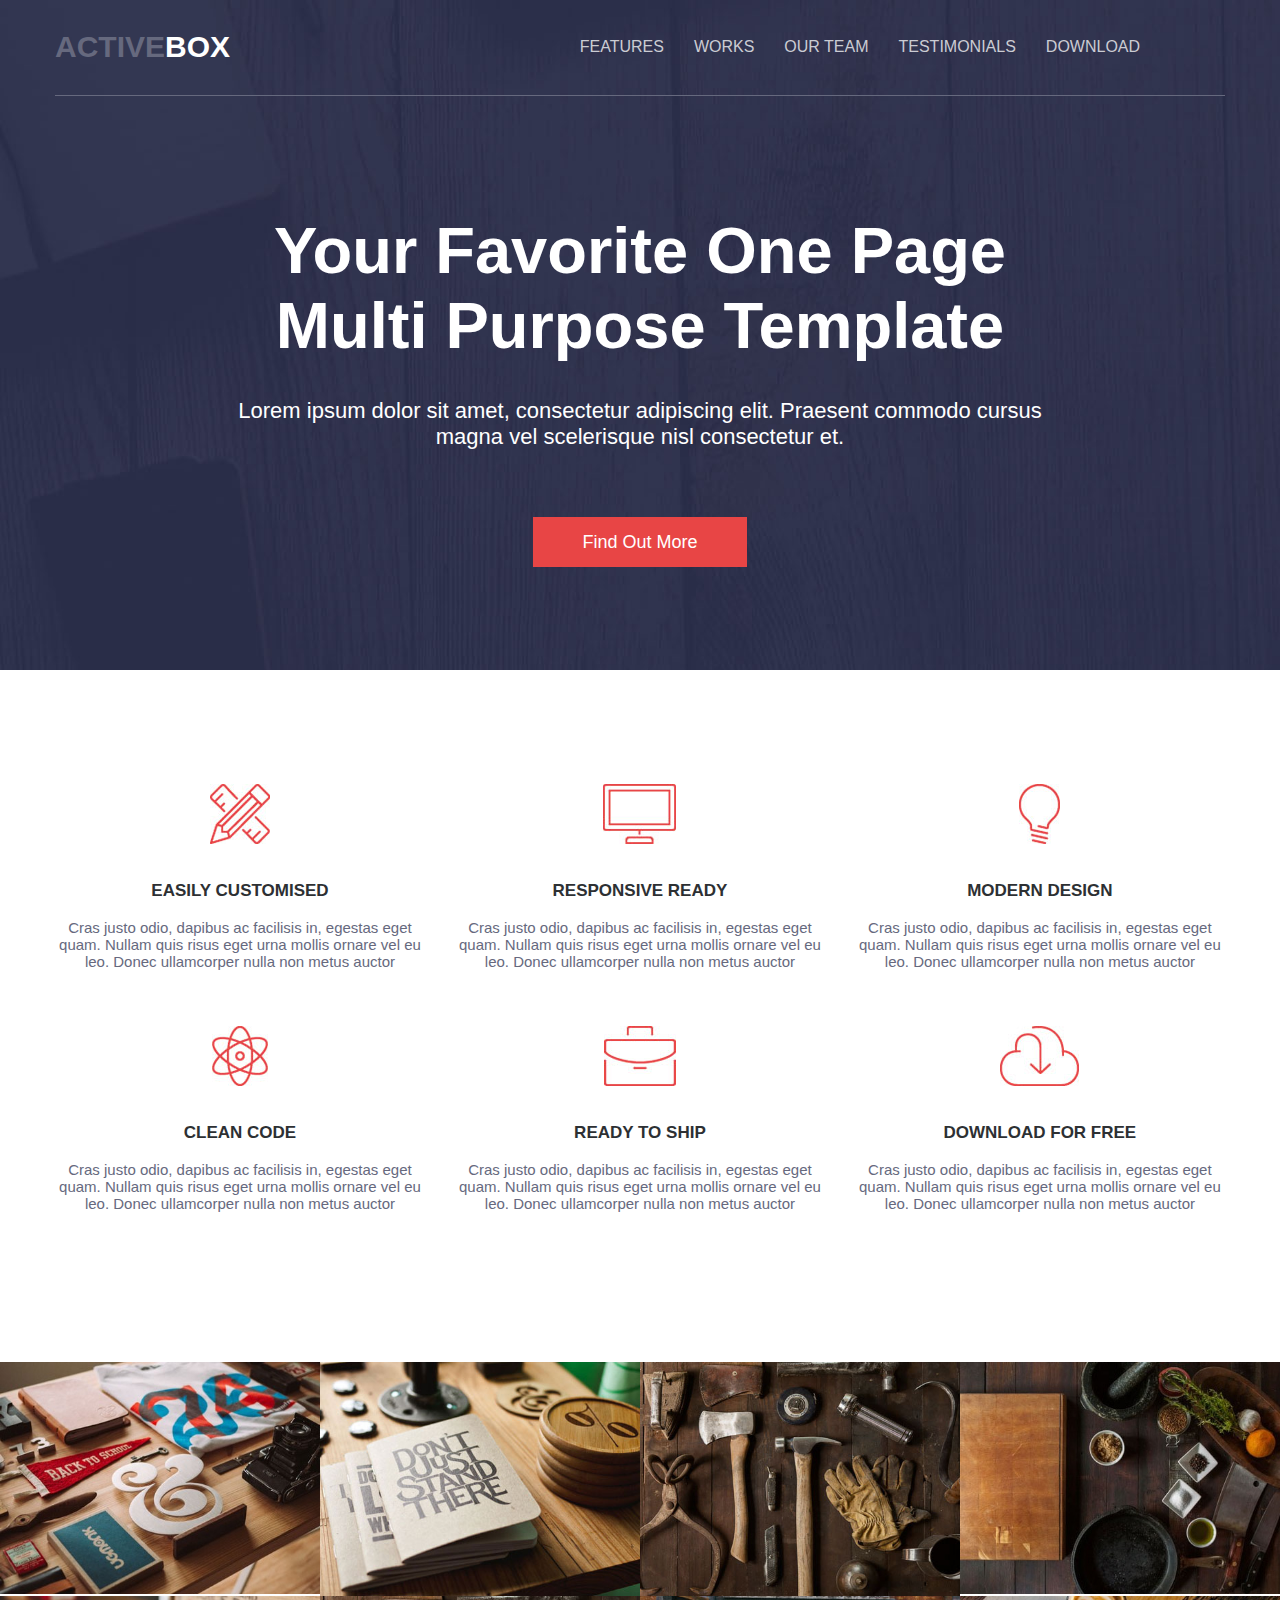
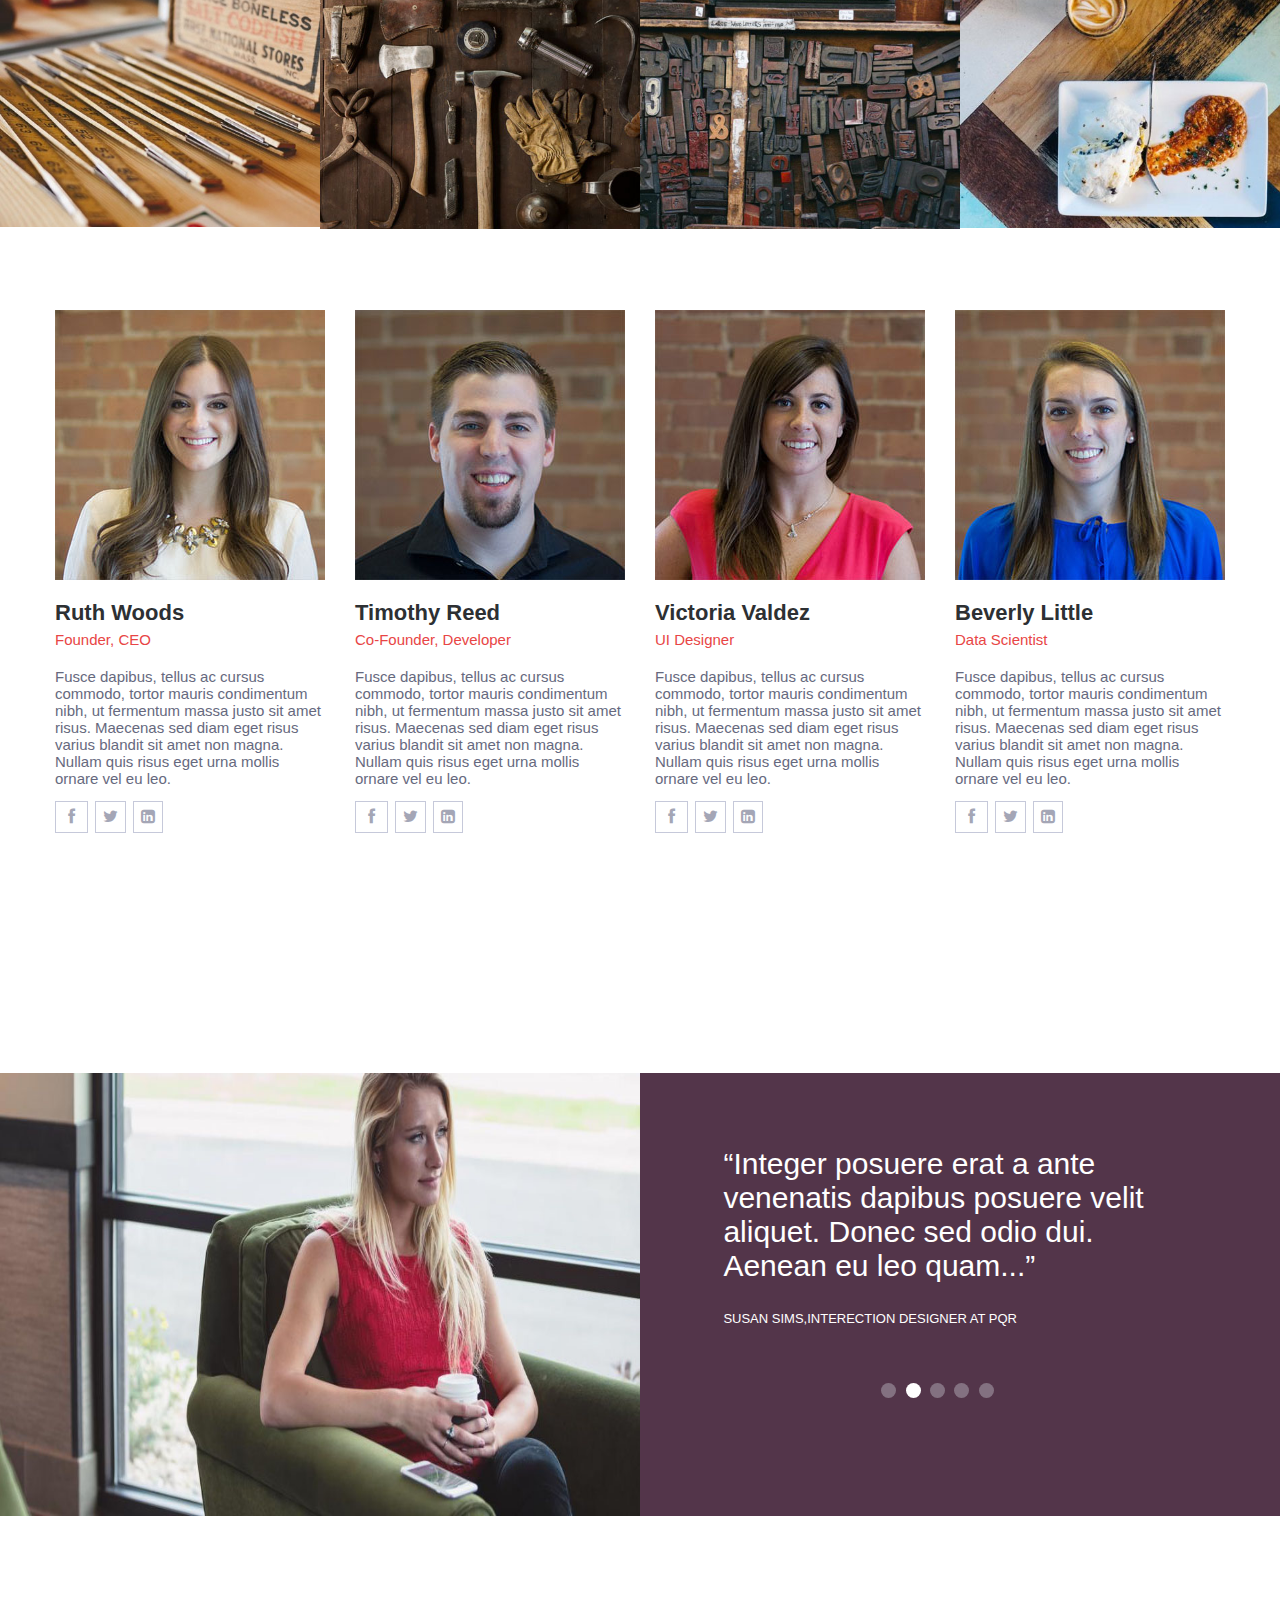
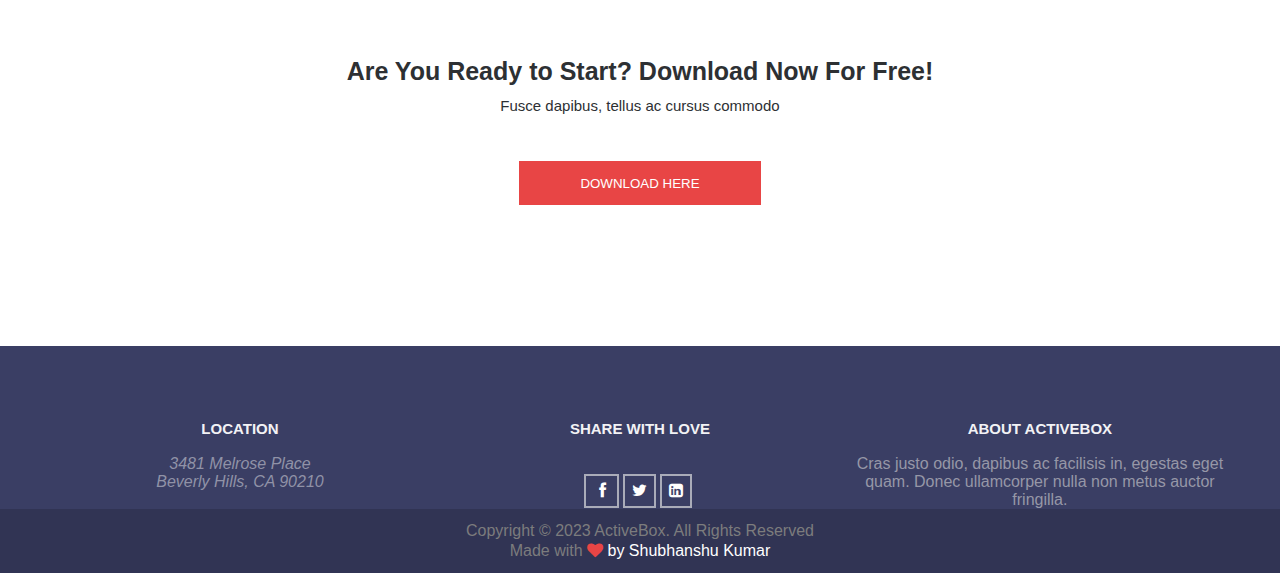
<file: ActiveBox/index.html>
<!DOCTYPE html>
<html lang="en">
<head>
    <meta charset="UTF-8">
    <meta http-equiv="X-UA-Compatible" content="IE=edge">
    <meta name="viewport" content="width=device-width, initial-scale=1.0">
    <meta name="description" content="Put your description here.">
    <title>Activebox</title>
    <link rel="stylesheet" href="./css/style.css">
    <link rel="stylesheet" href="./css/font-awesome.min.css">
</head>
<body>
    <div class="wrap1">
        <div class="container">
            <div class="header">
            <div class="row">
                <div class="col4">
                    <h1><span class="active">ACTIVE</span>BOX</h1>
                </div>
                <div class="col8">
                    <ul>
                        <li><a href="#">FEATURES</a></li>
                        <li><a href="#">WORKS</a></li>
                        <li><a href="#">OUR TEAM</a></li>
                        <li><a href="#">TESTIMONIALS</a></li>
                        <li><a href="#">DOWNLOAD</a></li>
                    </ul>
                    <div class="menu">
                        <span class="p"></span>
                        <span class="q"></span>
                        <span class="r"></span>
                    </div>
                </div>
            </div>
            </div>
            <div class="row">
                <div class="col12">
                    <h2>Your Favorite One Page<br>
                        Multi Purpose Template</h2>
                    <p>Lorem ipsum dolor sit amet, consectetur adipiscing elit. Praesent commodo cursus magna
                            vel scelerisque nisl consectetur et.</p>
                        <div class="first">
                    <a href="#" class="button">Find Out More</a>
                        </div>
                </div>
            </div>
        </div>
    </div>

    <div class="wrap2">
        <div class="container">
            <div class="row top">
                <div class="col4 col-m-6 col-p-12">
                    <img src='./img/img7.jpg' alt="" width="auto" height="auto">
                    <h2>EASILY CUSTOMISED</h2>
                    <P>Cras justo odio, dapibus ac facilisis in, egestas eget quam. Nullam quis risus eget urna mollis ornare vel eu leo. Donec ullamcorper nulla non metus auctor </P>
                </div>
                <div class="col4 col-m-6 col-p-12">
                    <img src="img/img6.jpg" alt=""  width="auto" height="auto">
                    <h2>RESPONSIVE READY</h2>
                    <P>Cras justo odio, dapibus ac facilisis in, egestas eget quam. Nullam quis risus eget urna mollis ornare vel eu leo. Donec ullamcorper nulla non metus auctor </P>
                </div>
                <div class="col4 col-m-6 col-p-12">
                    <img src="./img/img5.jpg" alt=""  width="auto" height="auto">
                    <h2>MODERN DESIGN</h2>
                    <P>Cras justo odio, dapibus ac facilisis in, egestas eget quam. Nullam quis risus eget urna mollis ornare vel eu leo. Donec ullamcorper nulla non metus auctor </P>
                </div>
            
            
                <div class="col4 col-m-6 col-p-12">
                    <img src="./img/img4.jpg" alt=""  width="auto" height="auto">
                    <h2>CLEAN CODE</h2>
                    <P>Cras justo odio, dapibus ac facilisis in, egestas eget quam. Nullam quis risus eget urna mollis ornare vel eu leo. Donec ullamcorper nulla non metus auctor </P>
                </div>
                <div class="col4 col-m-6 col-p-12">
                    <img src="./img/img3.jpg" alt=""  width="auto" height="auto">
                    <h2>READY TO SHIP</h2>
                    <P>Cras justo odio, dapibus ac facilisis in, egestas eget quam. Nullam quis risus eget urna mollis ornare vel eu leo. Donec ullamcorper nulla non metus auctor </P>
                </div>
                <div class="col4 col-m-6 col-p-12">
                    <img src="./img/img2.jpg" alt=""  width="auto" height="auto">
                    <h2>DOWNLOAD FOR FREE</h2>
                    <P class="para">Cras justo odio, dapibus ac facilisis in, egestas eget quam. Nullam quis risus eget urna mollis ornare vel eu leo. Donec ullamcorper nulla non metus auctor </P>
                </div>
            </div>
        </div>
    </div>

    <div class="wrap3">
        <div class="container-full">
            <div class="row">
                <div class="col3 col-m-6 col-p-12">
                    
                        
                    <img src="./img/img8.jpg" alt="" class="image"  width="auto" height="auto">
                       <div class="detail">
                    <div class=" hov">
                        <h2>PROJECT NAME</h2>
                        <P>User Interface Design</P>
                    </div>
                        </div>
                </div>
                <div class="col3 col-m-6 col-p-12">
                    <img src="./img/img9.jpg" alt=""  width="auto" height="auto">
                    <div class=" hov">
                        <h2>PROJECT NAME</h2>
                        <P>User Interface Design</P>
                    </div>
                </div>
                <div class="col3 col-m-6 col-p-12">
                    <img src="./img/img12.jpg" alt=""  width="auto" height="auto">
                    <div class=" hov">
                        <h2>PROJECT NAME</h2>
                        <P>User Interface Design</P>
                    </div>
                   
                </div>
                <div class="col3 col-m-6 col-p-12">
                    <img src="./img/img10.jpg" alt=""  width="auto" height="auto">
                    <div class=" hov">
                        <h2>PROJECT NAME</h2>
                        <P>User Interface Design</P>
                    </div>
                </div>
                <div class="col3 col-m-6 col-p-12">
                    <img src='./img/img11.jpg' alt=""  width="auto" height="auto">
                    <div class=" hov">
                        <h2>PROJECT NAME</h2>
                        <P>User Interface Design</P>
                    </div>
                </div>
                <div class="col3 col-m-6 col-p-12">
                    <img src="./img/img12.jpg" alt=""  width="auto" height="auto">
                    <div class=" hov">
                        <h2>PROJECT NAME</h2>
                        <P>User Interface Design</P>
                    </div>
                </div>
                <div class="col3 col-m-6 col-p-12">
                    <img src="./img/img13.jpg" alt=""  width="auto" height="auto">
                    <div class=" hov">
                        <h2>PROJECT NAME</h2>
                        <P>User Interface Design</P>
                    </div>
                </div>
                <div class="col3 col-m-6 col-p-12">
                    <img src="./img/img14.jpg" alt=""  width="auto" height="auto">
                    <div class=" hov">
                        <h2>PROJECT NAME</h2>
                        <P>User Interface Design</P>
                    </div>
                </div>
            </div>
        </div>
    </div>

    <div class="wrap4">
        <div class="container">
            <div class="row">
                <div class="col3 col-m-6 col-p-12">
                    <img src="./img/img16.jpg" alt=""  width="auto" height="auto">
                    <h2>Ruth Woods</h2>
                    <p>Founder, CEO</p>
                    <p>Fusce dapibus, tellus ac cursus commodo, tortor mauris condimentum nibh, ut fermentum massa justo sit amet risus. Maecenas sed diam eget risus varius blandit sit amet non magna. Nullam quis risus eget urna mollis ornare vel eu leo.</p>
                   <span class="icon">
                    <a href="#" class="fa fa-facebook" aria-label="link1"></a>
                   </span>
                   <span class="icon">
                    <a href="#" class="fa fa-twitter" aria-label="link2"></a>
                </span>
                   <span class="icon">
                    <a href="#" class="fa fa-linkedin-square" aria-label="link3"></a>
                </span>
                    
                    
                </div>
                <div class="col3 col-m-6 col-p-12">
                    <img src="./img/img17.jpg" alt=""  width="auto" height="auto">
                    <h2>Timothy Reed</h2>
                    <p>Co-Founder, Developer</p>
                    <p>Fusce dapibus, tellus ac cursus commodo, tortor mauris condimentum nibh, ut fermentum massa justo sit amet risus. Maecenas sed diam eget risus varius blandit sit amet non magna. Nullam quis risus eget urna mollis ornare vel eu leo.</p>
                    <span class="icon">
                        <a href="#" class="fa fa-facebook" aria-label="link4"></a>
                       </span>
                       <span class="icon">
                        <a href="#" class="fa fa-twitter" aria-label="link5"></a>
                    </span>
                       <span class="icon">
                        <a href="#" class="fa fa-linkedin-square" aria-label="link6"></a>
                    </span>
                </div>
                <div class="col3 col-m-6 col-p-12">
                    <img src="./img/img18.jpg" alt=""  width="auto" height="auto">
                    <h2>Victoria Valdez</h2>
                    <p>UI Designer</p>
                    <p>Fusce dapibus, tellus ac cursus commodo, tortor mauris condimentum nibh, ut fermentum massa justo sit amet risus. Maecenas sed diam eget risus varius blandit sit amet non magna. Nullam quis risus eget urna mollis ornare vel eu leo.</p>
                    <span class="icon">
                        <a href="#" class="fa fa-facebook" aria-label="link7"></a>
                       </span>
                       <span class="icon">
                        <a href="#" class="fa fa-twitter" aria-label="link8"></a>
                    </span>
                       <span class="icon">
                        <a href="#" class="fa fa-linkedin-square" aria-label="link9"></a>
                    </span>
                </div>
                <div class="col3 col-m-6 col-p-12 bottom">
                    <img src="./img/img19.jpg" alt=""  width="auto" height="auto">
                    <h2>Beverly Little</h2>
                    <p>Data Scientist</p>
                    <p>Fusce dapibus, tellus ac cursus commodo, tortor mauris condimentum nibh, ut fermentum massa justo sit amet risus. Maecenas sed diam eget risus varius blandit sit amet non magna. Nullam quis risus eget urna mollis ornare vel eu leo.</p>
                    <span class="icon">
                        <a href="#" class="fa fa-facebook" aria-label="link10"></a>
                       </span>
                       <span class="icon">
                        <a href="#" class="fa fa-twitter" aria-label="link11"></a>
                    </span>
                       <span class="icon">
                        <a href="#" class="fa fa-linkedin-square" aria-label="link12"></a>
                    </span>
                </div>
            </div>
        </div>
    </div>

    <div class="wrap5">
        <div class="container">
          <div class="row">
              <div class="col6 col-p-12 "></div>
              <div class="col6 col-p-12 comment">
                <div class="one h">
                  <p class="integer">“Lorem ipsum dolor sit, amet consectetur adipisicing elit. Corrupti laboriosam perferendis voluptatibus rerum dolor....”</p>
                  <p>ROBERT NICOLUS,INTERECTION DESIGNER AT XYZ</p>
                  </div>
                  <div class="two">
                  <p class="integer">“Integer posuere erat a ante venenatis dapibus posuere velit aliquet. Donec sed odio dui. Aenean eu leo quam...”</p>
                  <p>SUSAN SIMS,INTERECTION DESIGNER AT PQR</p>
                  </div>
                   <div class="three h">
                  <p class="integer">“Lorem ipsum dolor sit amet consectetur, adipisicing elit. Architecto eveniet, alias officiis in nisi....”</p>
                  <p>BEVERLY LITTLE, DATA SCIENTIST AT ABC</p>
                  </div>
                  <div class="four h">
                  <p class="integer">“Lorem ipsum dolor sit amet consectetur adipisicing elit. Debitis porro eaque deserunt rem, sed modi....”</p>
                  <p>VICTORIA VALDEZ, UI DESIGNER AT MNO</p>
                  </div>
                   <div class="five h">
                  <p class="integer">“Lorem ipsum dolor sit amet consectetur, adipisicing elit. Laudantium dolore quam voluptatem sunt!...”</p>
                  <p>TIMOTHY REED, CO-FOUNDER, DEVELOPER AT SDO</p>
                  </div>

                  <div class="slider">
                     <span class="v"></span>
                     <span class="active w"></span>
                     <span class="x"></span>
                     <span class="y"></span>
                     <span class="z"></span>
                  </div>
              </div>
          </div>
        </div>
    </div>

    <div class="wrap6">
        <div class="container">
            <h2>Are You Ready to Start? Download Now For Free!</h2>
            <p>Fusce dapibus, tellus ac cursus commodo</p>
            <div class="oh">
            <button>DOWNLOAD HERE</button>
            </div>
        </div>
    </div>

    <div class="wrap7">
        <div class="container">
            <div class="row">
            <div class="col4 col-p-12">
                <h2>LOCATION</h2>
                <address>
                    
         3481 Melrose Place<br>
       Beverly Hills, CA 90210
                
                </address>
            </div>
            <div class="col4 col-p-12">
                <h2>SHARE WITH LOVE</h2>
                <div class="display">
                    <span class="icon">
                        <a href="#" class="fa fa-facebook" aria-label="link13"></a>
                       </span>
                       <span class="icon">
                        <a href="#" class="fa fa-twitter" aria-label="link14"></a>
                    </span>
                       <span class="icon">
                        <a href="#" class="fa fa-linkedin-square" aria-label="link15"></a>
                    </span>
                </div>
            </div>
            <div class="col4 col-p-12">
                <h2>ABOUT ACTIVEBOX</h2>
                <p>Cras justo odio, dapibus ac facilisis in, egestas eget quam. Donec ullamcorper nulla non metus auctor fringilla.</p>
            </div>
            </div>
        </div>
    </div>

    <div class="wrap8">
        <div class="container">
            <p>Copyright © 2023 ActiveBox. All Rights Reserved<br>
                Made with <span class="fa fa-heart"></span> <span class="kamal">by Shubhanshu Kumar</span></p>
                
        </div>
    </div>


    <script src="index.js"></script>
</body>
</html>
</file>
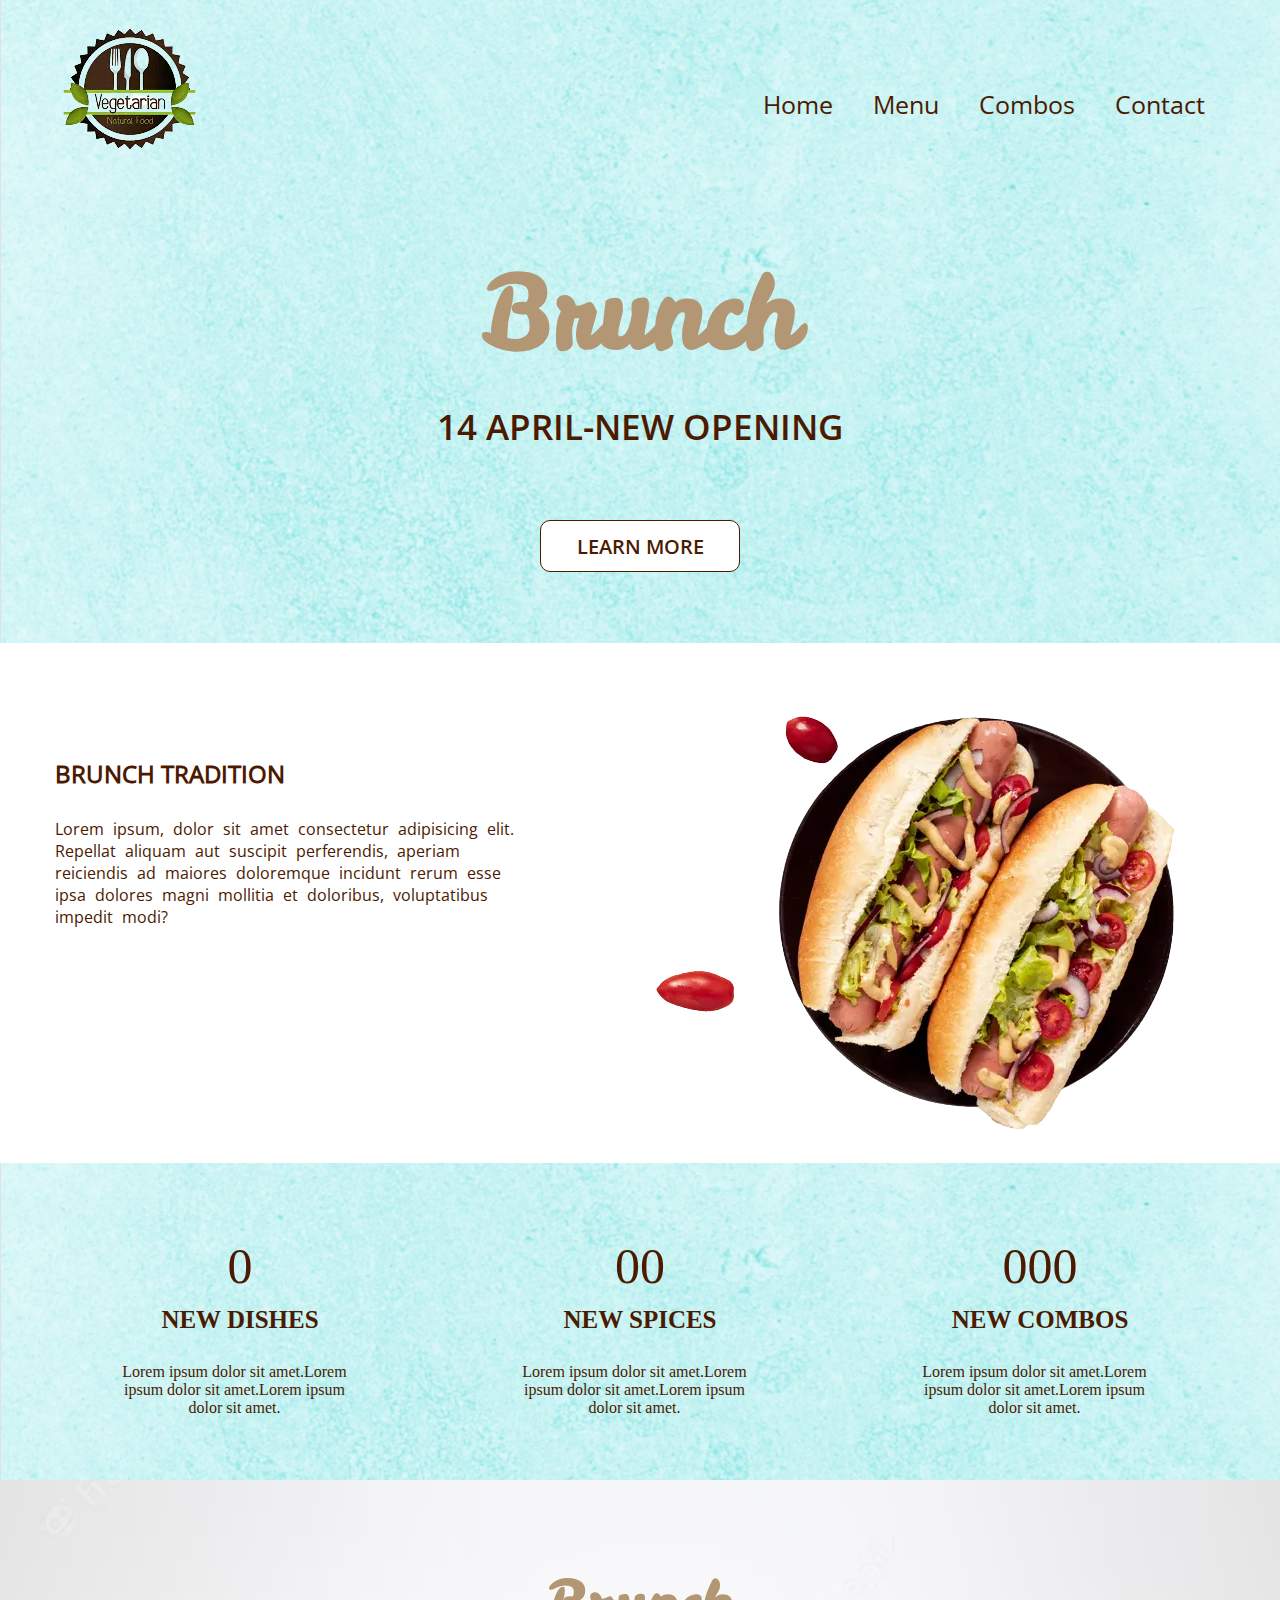
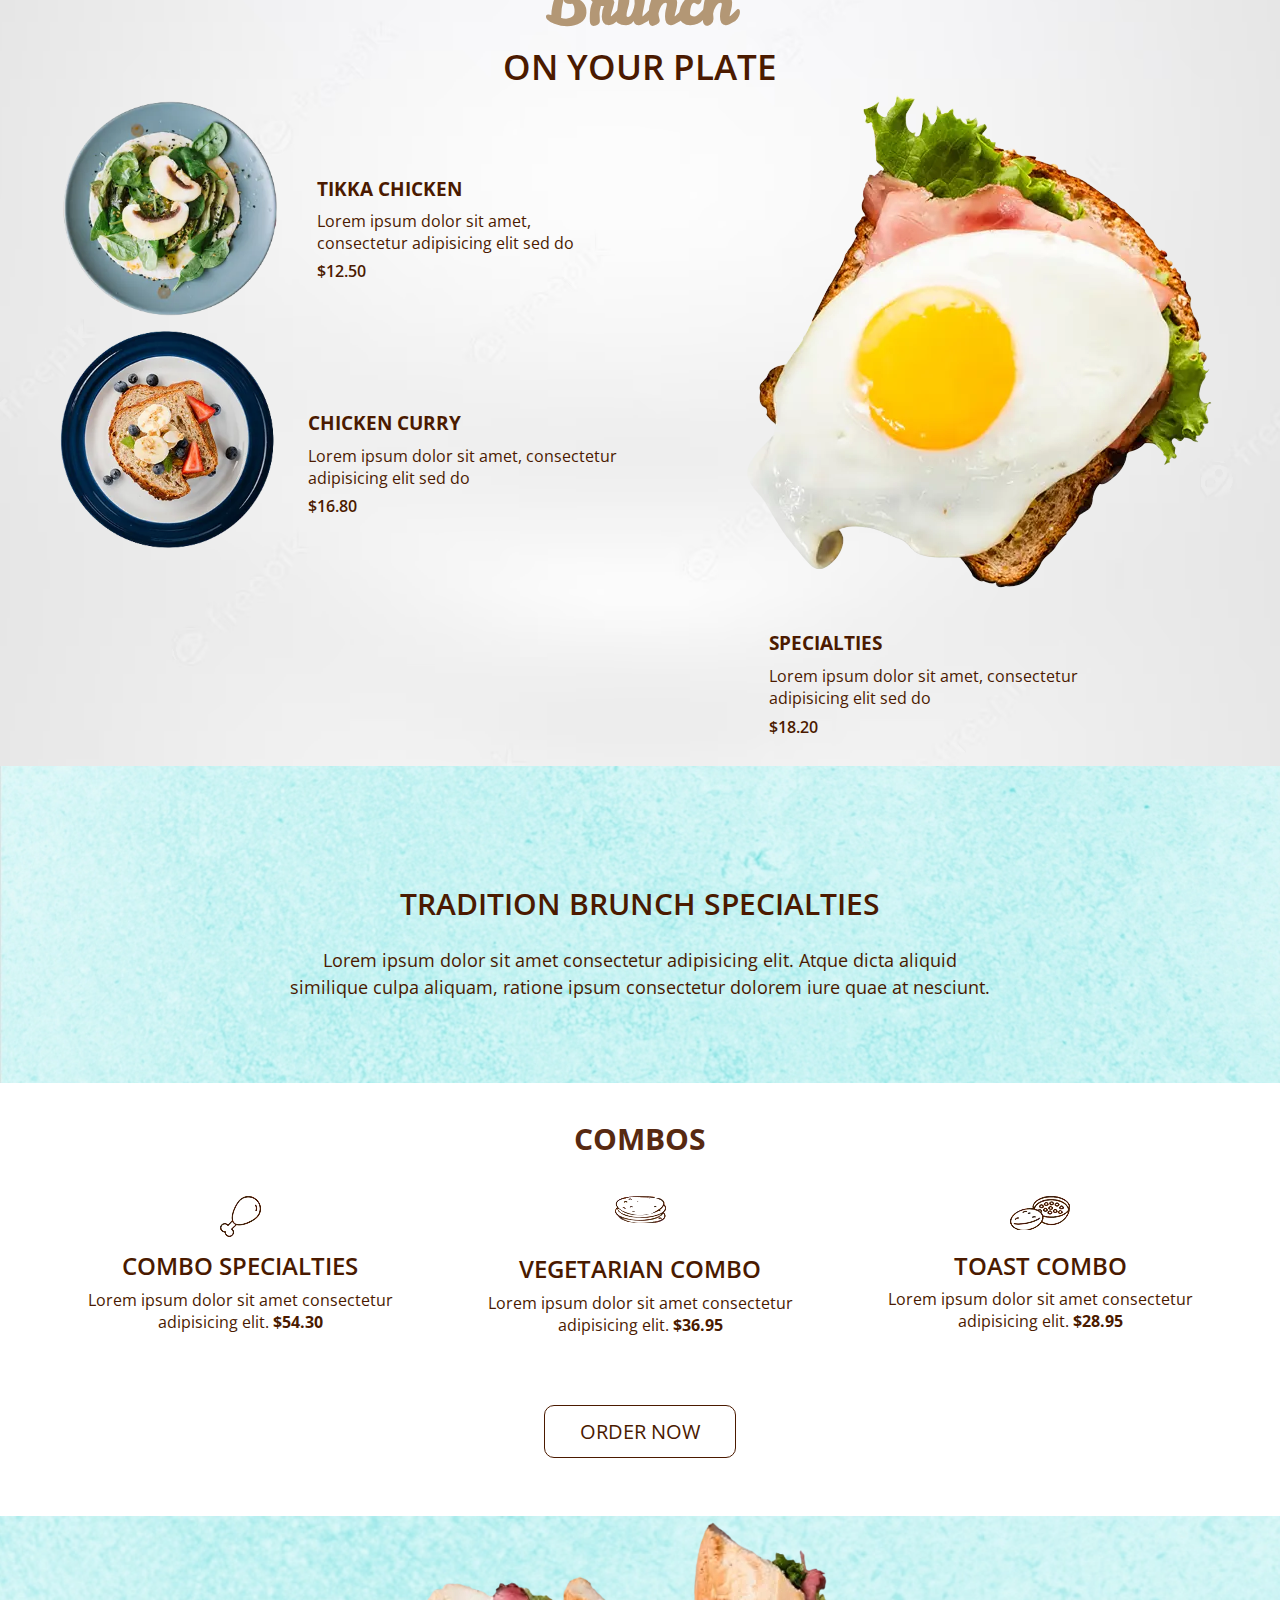
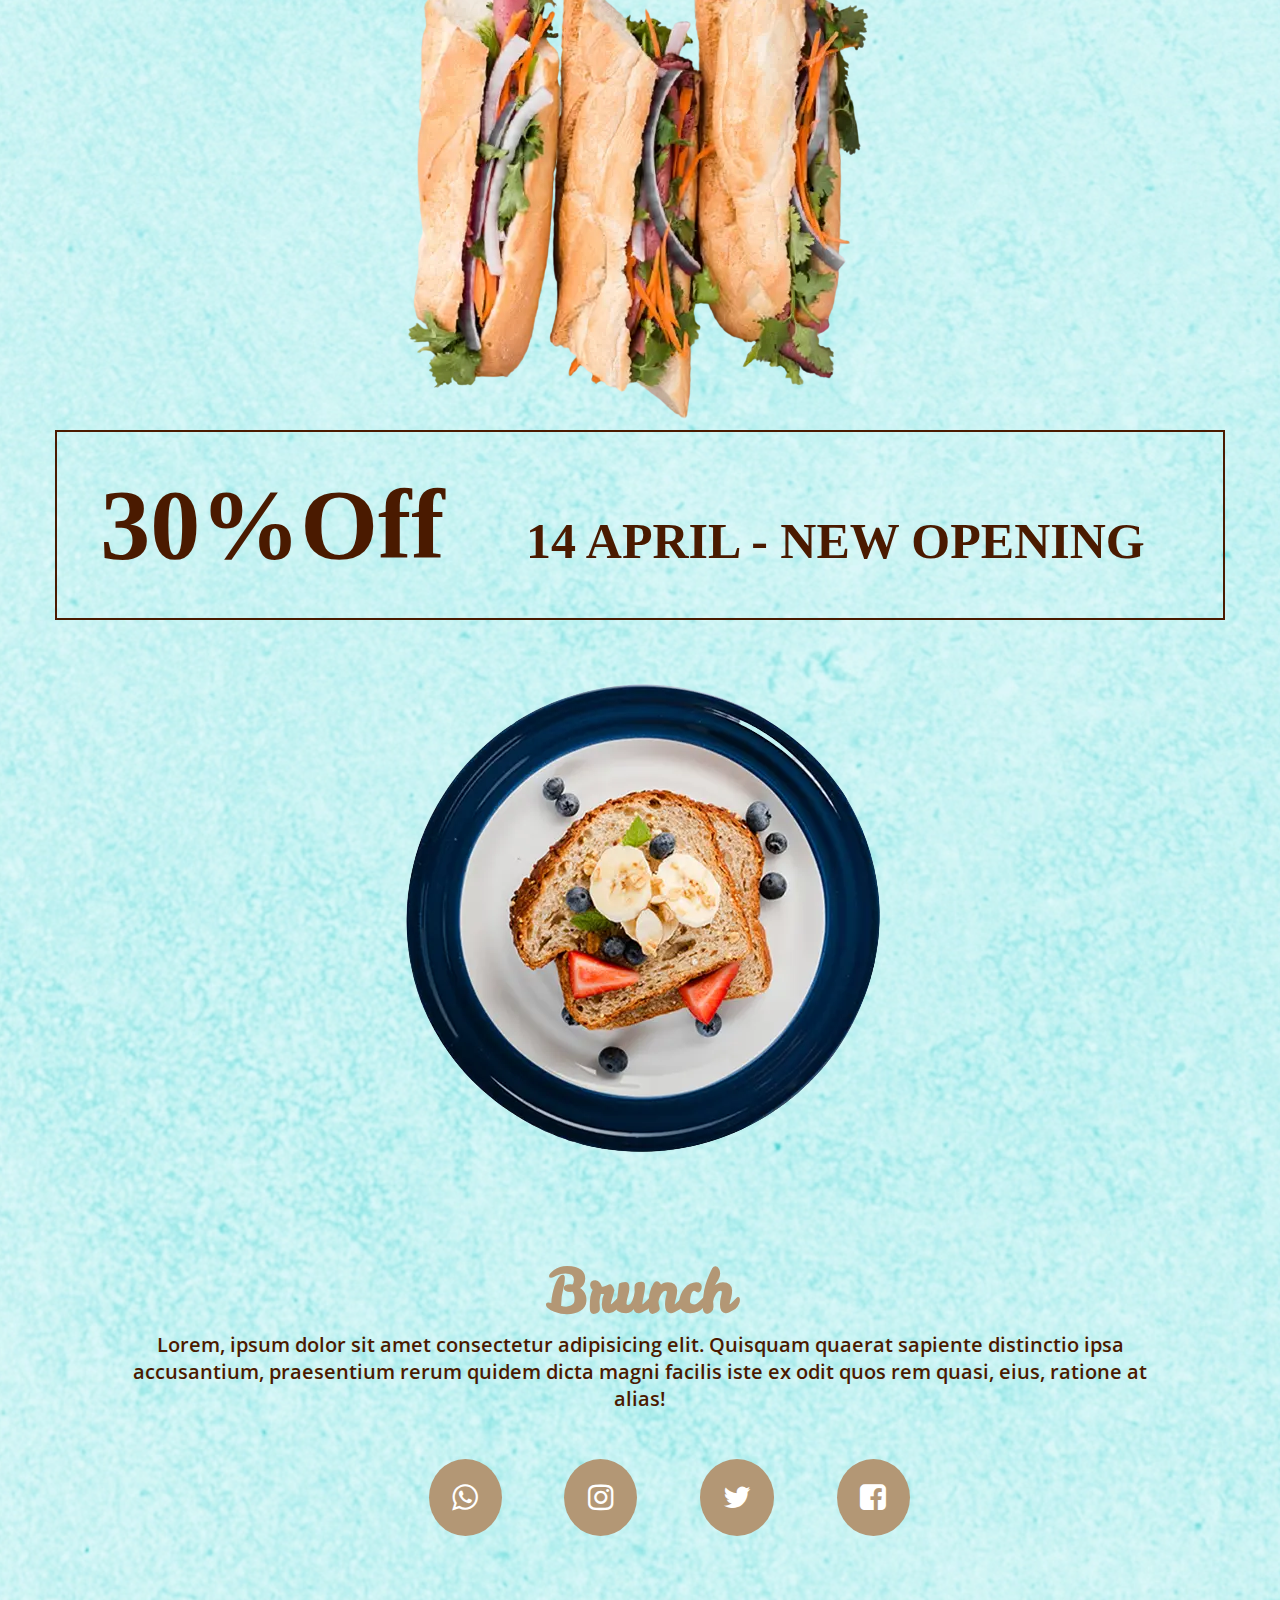
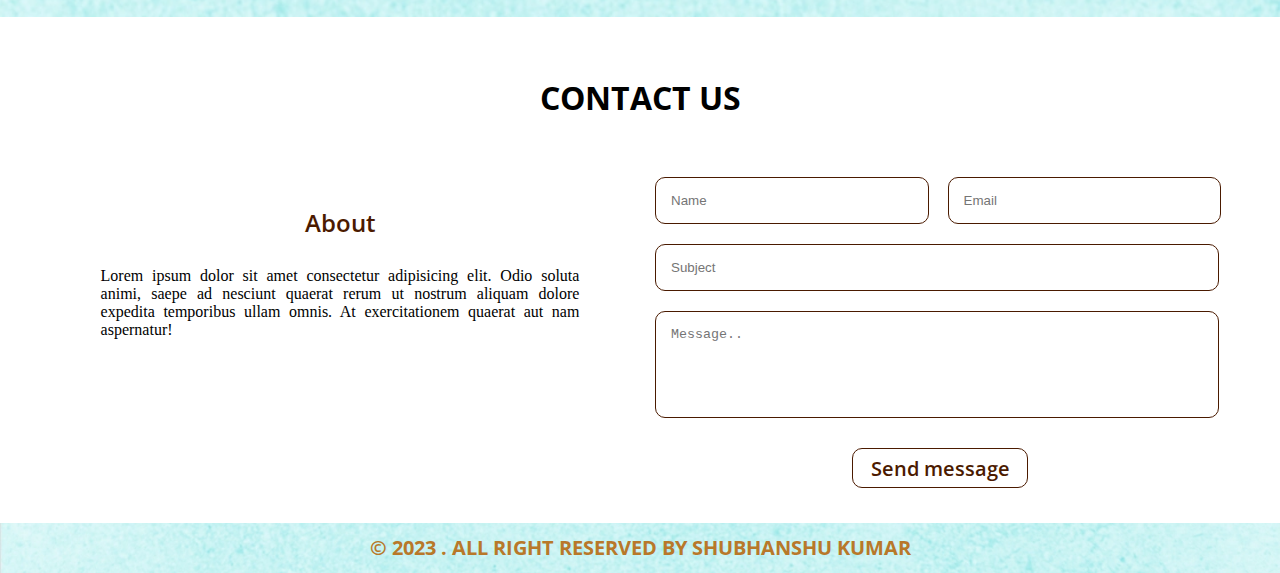
<file: brunch/index.html>
<!DOCTYPE html>
<html lang="en">
<head>
    <meta charset="UTF-8">
    <meta http-equiv="X-UA-Compatible" content="IE=edge">
    <meta name="viewport" content="width=device-width, initial-scale=1.0">
    <meta name="description" content="Lorem deserunt mollitia quidem. Lorem ipsum dolor sit amet, consectetur adipisicing elit. Perferendis possimus ut reiciendis ipsum deserunt hic perspiciatis velit facere similique, sapiente molestias. Sed, fuga! Consequuntur ut iste aliquid minima adipisci facilis. Lorem ipsum dolor sit,">
    <title>BUNCH</title>
    <link rel="stylesheet" href="./css/style.css">
    <link rel="shortcut icon" href="./image/restaurant.ico" type="image/x-icon">
    <link rel="stylesheet" href="https://cdnjs.cloudflare.com/ajax/libs/font-awesome/4.7.0/css/font-awesome.min.css">
    
</head>
<body>
    <div class="wrap1" id="home">
        <div class="container">
            <div class="row">
                <div class="col3 col-mp-4">
                  <a href="#home" aria-label="logo"> <img class="none" src="./image/logo.webp" alt=""  width="150px" height="150px"> </a>
                </div>
                <div class="col9 col-mp-8">
                  <ul>
                    <span class="fa fa-close" ></span>
                    <li><a href="#home">Home</a></li>
                    <li><a href="#menu">Menu</a></li>
                    <li><a href="#combo">Combos</a></li>
                    <li><a href="#contact">Contact</a></li>
                  </ul>
                 <div class="menu">
                    <i class="fa fa-bars icon" style="font-size:30px;transition: all 1s;"></i>

                 </div>
                </div>
            </div>
            <div class="row">
                <div class="col12">
                    <h1>Brunch</h1>
                    <p>14 APRIL-NEW OPENING</p>
                    <button>LEARN MORE</button>
                </div>
            </div>
        </div>
    </div>
    <div class="wrap2">
        <div class="container">
            <div class="row">
                <div class="col6  col-two-12">
                    <h2>BRUNCH TRADITION</h2>
                    <P>Lorem ipsum, dolor sit amet consectetur adipisicing elit. Repellat aliquam aut suscipit perferendis, aperiam reiciendis ad maiores doloremque incidunt rerum esse ipsa dolores magni mollitia et doloribus, voluptatibus impedit modi?
                  </P>
                </div>
                <div class="col6  col-two-12">
                    <div class="img">
                        <img src="./image/wrap2_img.webp" alt="" width="538px" height="463px">
                    </div>
                </div>
            </div>
        </div>
    </div>
    <div class="wrap3">
        <div class="container">
            <div class="row">
                <div class="col3 col-three-12">
                   <div class="a">
                    <h1>0</h1>
                    <h2>NEW DISHES</h2>
                    <p>Lorem ipsum dolor sit amet.Lorem ipsum dolor sit amet.Lorem ipsum dolor sit amet.</p>
                   </div>
                </div>
                <div class="col3 col-three-12">
                    <div class="a">
                     <h1>00</h1>
                     <h2>NEW SPICES</h2>
                     <p>Lorem ipsum dolor sit amet.Lorem ipsum dolor sit amet.Lorem ipsum dolor sit amet.</p>
                    </div>
                 </div>
                 <div class="col3 col-three-12">
                    <div class="a">
                     <h1>000</h1>
                     <h2>NEW COMBOS</h2>
                     <p class="btm">Lorem ipsum dolor sit amet.Lorem ipsum dolor sit amet.Lorem ipsum dolor sit amet.</p>
                    </div>
                 </div>
            </div>
        </div>
    </div>
    <div class="wrap4" id="menu">
        <div class="container">
            <div class="row">
                <div class="col12">
                <h2>Brunch</h2>
                <p>ON YOUR PLATE</p>
                </div>
            </div>
            <div class="row">
                <div class="col6 col-l-12">
                    <div class="fir">
                        <div class="a">
                            <div class="g">
                            <img src="./image/wrap_4_img1.webp" alt="" width="360px" height="362px" class="img">
                        </div>
                            <div class="box">
                                <h3>TIKKA CHICKEN</h3>
                                <p>Lorem ipsum dolor   sit amet, consectetur  adipisicing elit sed do</p>
                                <span>$12.50</span>
                            </div>
                        </div>
                    </div>

                    <div class="sec">
                        <div class="b">
                            <div class="f">
                           <img src="./image/wrap_4_img2.webp" alt="" width="336px" height="343px" class="img"> 
                        </div>
                           <div class="box">
                            <h3>CHICKEN CURRY</h3>
                            <p>Lorem ipsum dolor   sit amet, consectetur  adipisicing elit sed do</p>
                            <span>$16.80</span>
                        </div>
                        </div>
                    </div>
                </div>
                <div class="col6 col-l-12 e">
                    <div class="c">
                        <img src="./image/wrap_4_img3.webp" alt="" width="488px" height="511px" class="img2">
                    </div>
                    <div class="d">
                        <h3 class="hhh">SPECIALTIES</h3>
                    <p class="ip"> Lorem ipsum dolor   sit amet, consectetur  adipisicing elit sed do</p>
                    <span class="sp">$18.20</span>
                    </div>
                    
                    

                </div>
            </div>
        </div>
    </div>
    <div class="wrap5">
        <div class="container">
            <div class="row">
                <div class="col12">
                    <h1>TRADITION BRUNCH SPECIALTIES</h1>
                    <p class="ca">Lorem ipsum dolor sit amet consectetur adipisicing elit. Atque dicta aliquid similique culpa aliquam, ratione ipsum consectetur dolorem iure quae at nesciunt.</p>
                </div>
            </div>
          
        </div>
    </div>
    <div class="wrap6">
        <div class="container">
            <div class="row" id="combo">
                <div class="col12">
                    <p class="c">COMBOS</p>
                </div>
            </div>
            <div class="row">
                <div class="col4 col-c-12">
                    <div class="a">
                        <img src="./image/wrap5_img1.webp" alt="" height="41px" width="41px">
                        <div class="ah">
                            <h2 class="h">COMBO SPECIALTIES</h2>
                            <p class="p">Lorem ipsum dolor sit amet consectetur adipisicing elit.<span> $54.30</span></p>
                        </div>
                    </div>
                </div>
                <div class="col4 col-c-12"> 
                    <div class="a">
                        <img src="./image/wrap5_img2.webp" alt="" height="27px" width="51px">
                        <div class="ah">
                            <h2 class="h sk">VEGETARIAN COMBO</h2>
                            <p class="p">Lorem ipsum dolor sit amet consectetur adipisicing elit.<span> $36.95</span></p>
                        </div>
                    </div>
                </div>
                <div class="col4 col-c-12">
                    <div class="a">
                        <img src="./image/wrap5_img3.webp" alt="" height="34px" width="60px">
                        <div class="ah">
                            <h2 class="h ssk">TOAST COMBO</h2>
                            <p class="p">Lorem ipsum dolor sit amet consectetur adipisicing elit.<span> $28.95</span></p>
                        </div>
                    </div>
                </div>
            </div>
            <div class="row">
                <div class="col12">
                    <button>ORDER NOW</button>
                </div>
            </div>
        </div>
    </div>
    <div class="wrap7">
        <div class="container">
            <div class="row">
                <div class="col12">
                    <div class="sa">
                        <img src="./image/wrap7_img1.webp" alt="" width="485px" height="514px" class="img111">
                    </div>
                    <div class="txt">
                        <h3>30%Off <span> 14 APRIL - NEW OPENING</span></h3>
                    </div>
                    <div class="sa">
                        <img src="./image/wrap7_img2.webp" alt="" width="509px" height="490px" class="img111">
                    </div>
                </div>
            </div>
            <div class="row">
                <div class="col12">
                    <h2>Brunch</h2>
                    <p>Lorem, ipsum dolor sit amet consectetur adipisicing elit. Quisquam quaerat sapiente distinctio ipsa accusantium, praesentium rerum quidem dicta magni facilis iste ex odit quos rem quasi, eius, ratione at alias!</p>
                </div>
            </div>
            <div class="row">
                <div class="col12">
                    <div class="fo">
                    <a href="https://web.whatsapp.com/" target="_blank" aria-label="fa"><span><i class="fa fa-whatsapp"></i></span></a>
                    <a href="https://www.instagram.com/" target="_blank" aria-label="fa"><span><i class="fa fa-instagram"></i></span></a>
                    <a href="https://twitter.com/" target="_blank" aria-label="fa"><span><i class="fa fa-twitter"></i></span></a>
                    <a href="https://www.facebook.com/" target="_blank" aria-label="fa"><span><i class="fa fa-facebook-square"></i></span></a>
                    </div>
                </div>
            </div>
        </div>
    </div>
    <div class="wrap8">
        <div class="container">
            <div class="row">
                <div class="col12" id="contact">
                    <h1 class="cu">CONTACT US</h1>
                </div>
            </div>
            <div class="row">
                <div class="col6 col-e-12">
                   <h2>About</h2>
                   <p>Lorem ipsum dolor sit amet consectetur adipisicing elit. Odio soluta animi, saepe ad nesciunt quaerat rerum ut nostrum aliquam dolore expedita temporibus ullam omnis. At exercitationem quaerat aut nam aspernatur!</p>

                    </div>
                <div class="col6 col-e-12">
                   <form action="">
                    <label> <input type="text" class="x" placeholder="Name" required style="margin-right: 15px;"></label>
                    <label> <input type="text" class="x" placeholder="Email" required></label>
                    <label> <input type="text" class="y" placeholder="Subject" required></label>
                     <textarea id="z"  name=""  rows="5" style="resize: none;" placeholder="Message.." required="" ></textarea>
                     <button class="btn">Send message</button>
                   </form>
                </div>
            </div>
        </div>
    </div>
    <div class="wrap9">
        <div class="container">
            <div class="row">
                <div class="col12">
                    <h1><a href="#">&copy 2023 . ALL RIGHT RESERVED BY SHUBHANSHU KUMAR</a></h1>
                </div>
            </div>
        </div>
    </div>
    <script src="./js/main.js"></script>
</body>
</html>
</file>
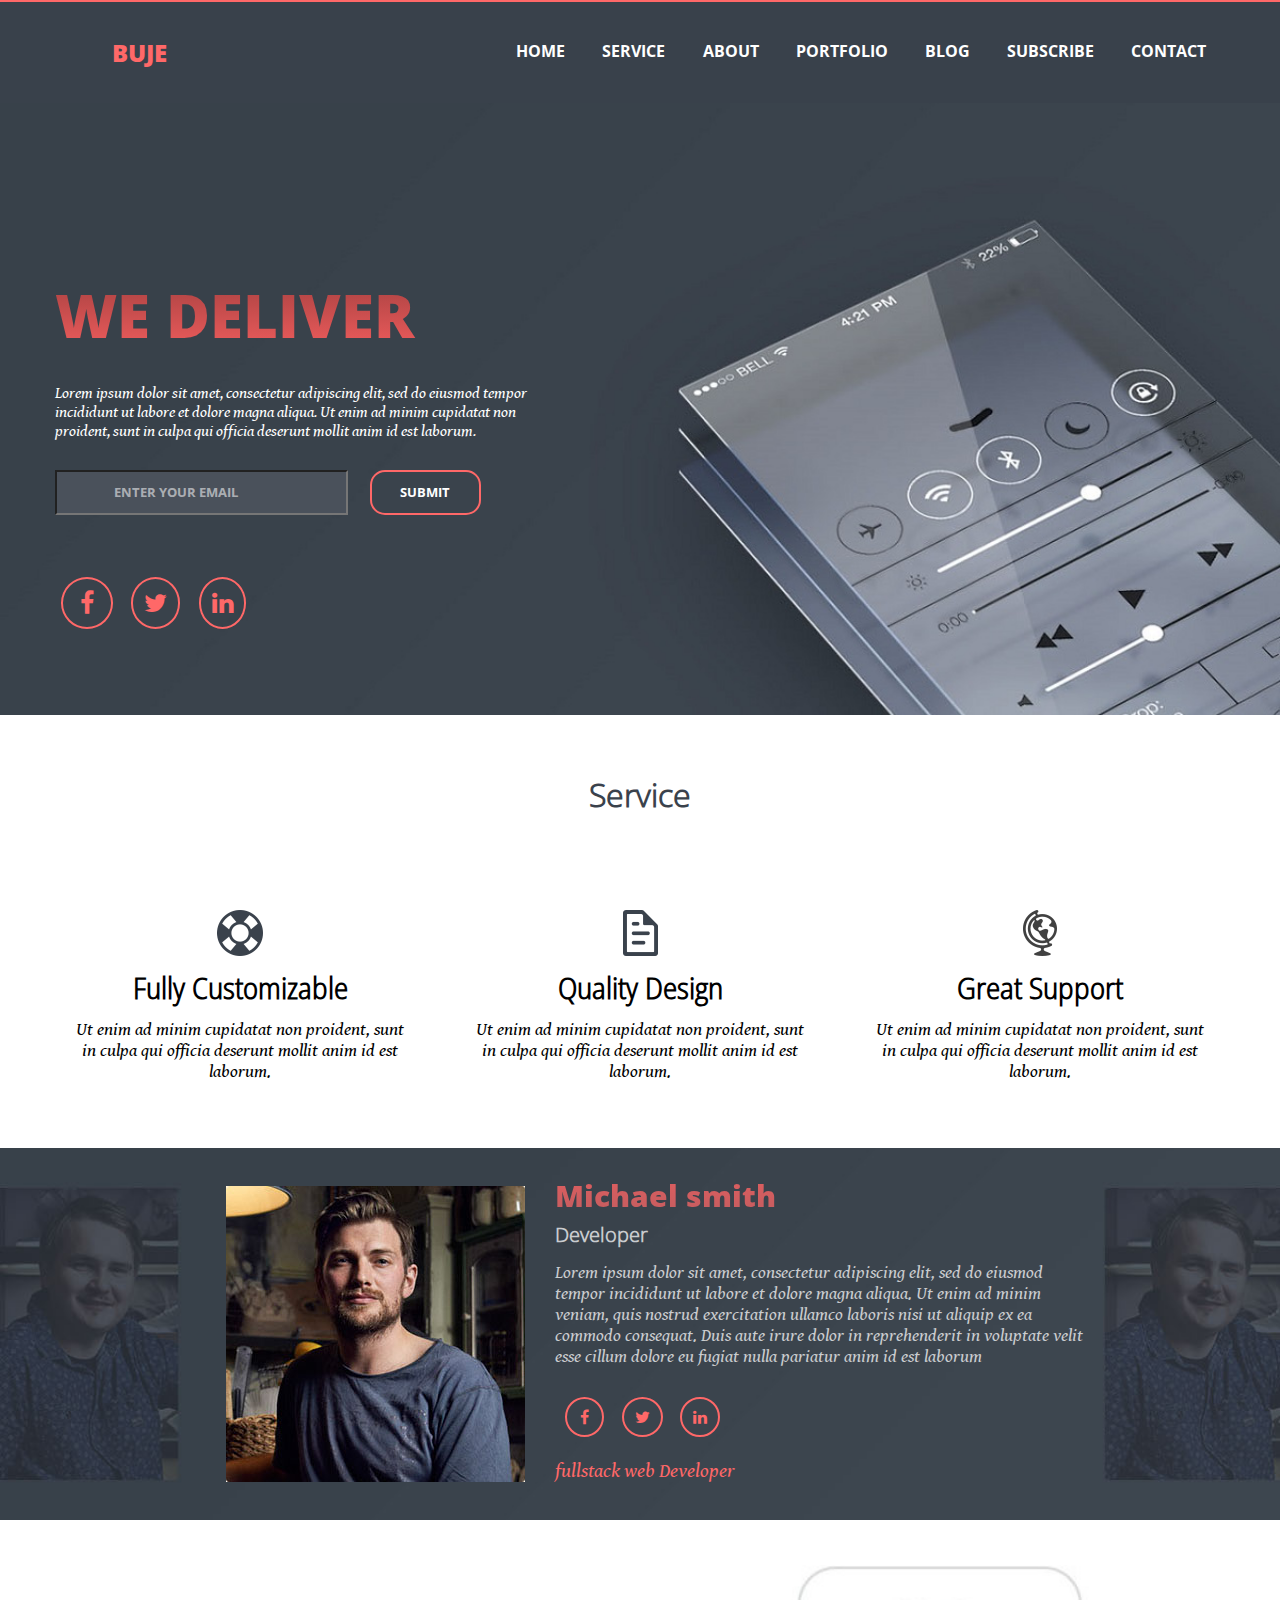
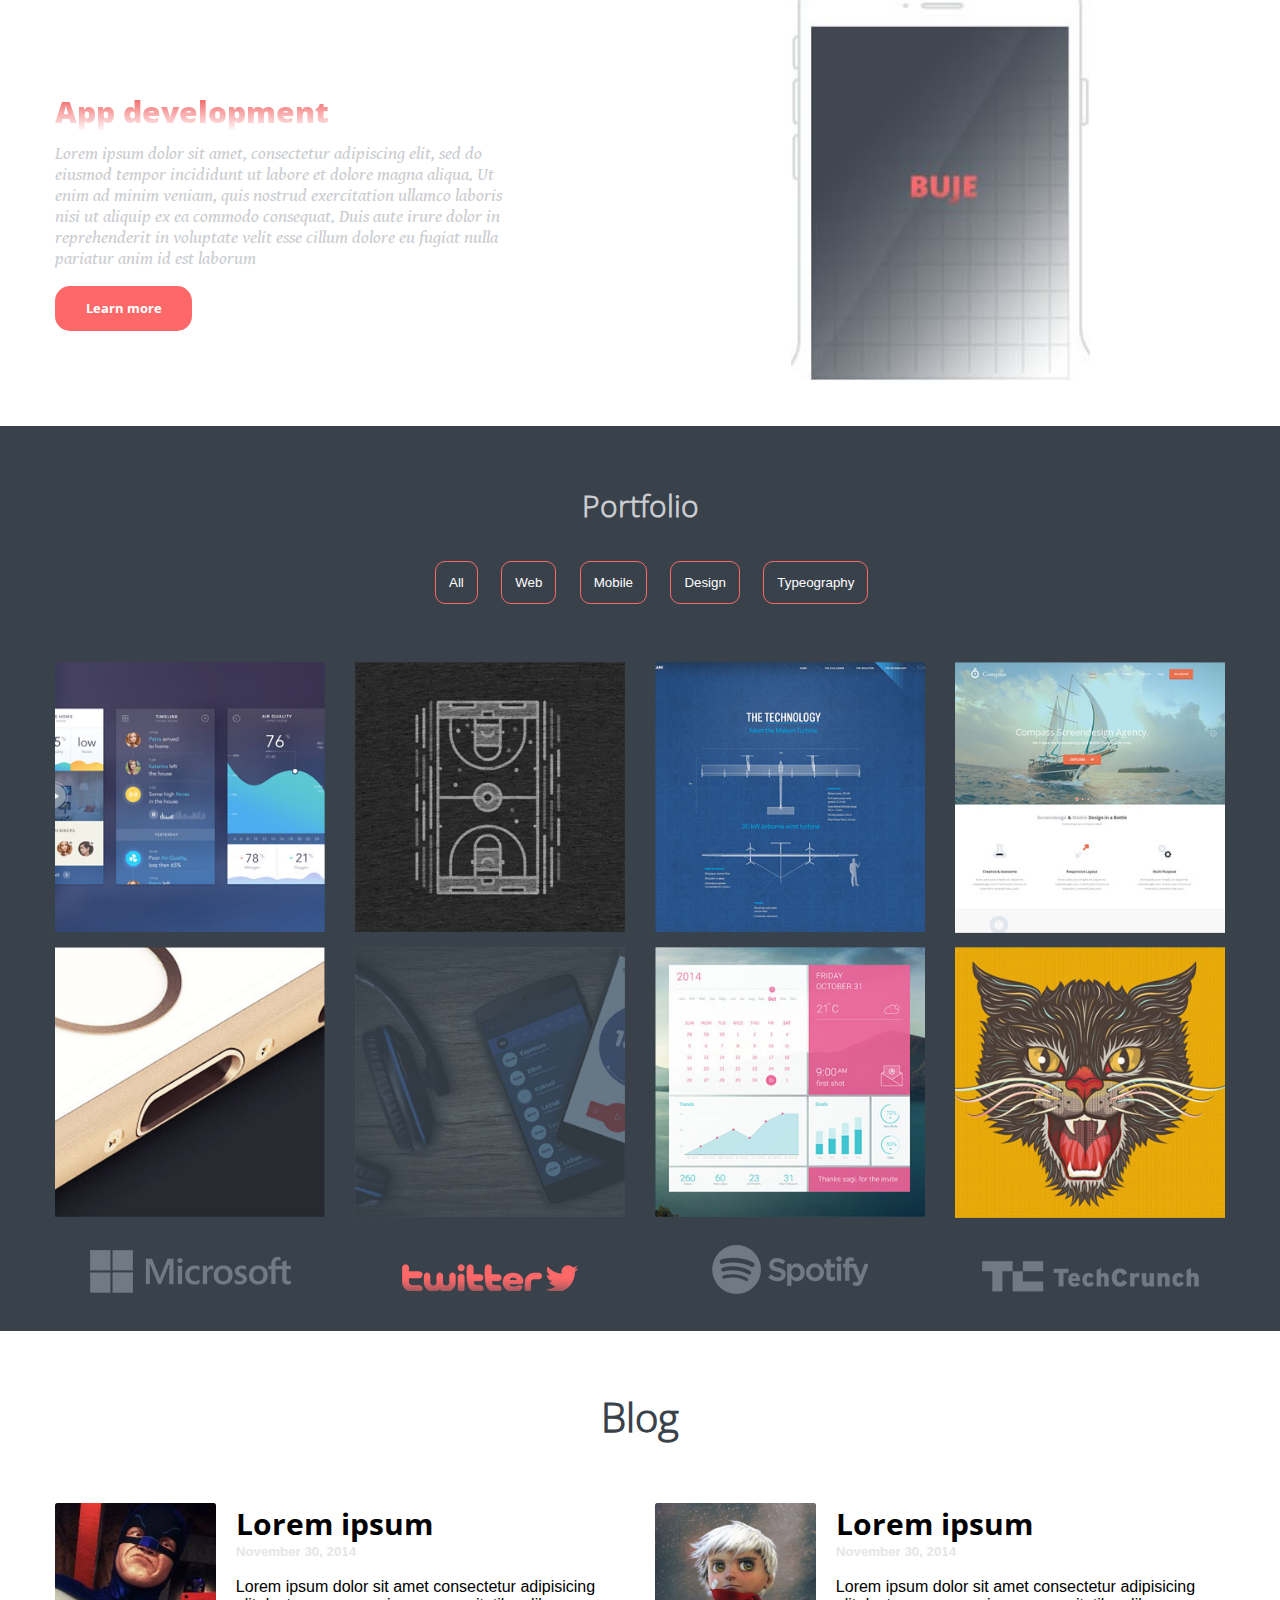
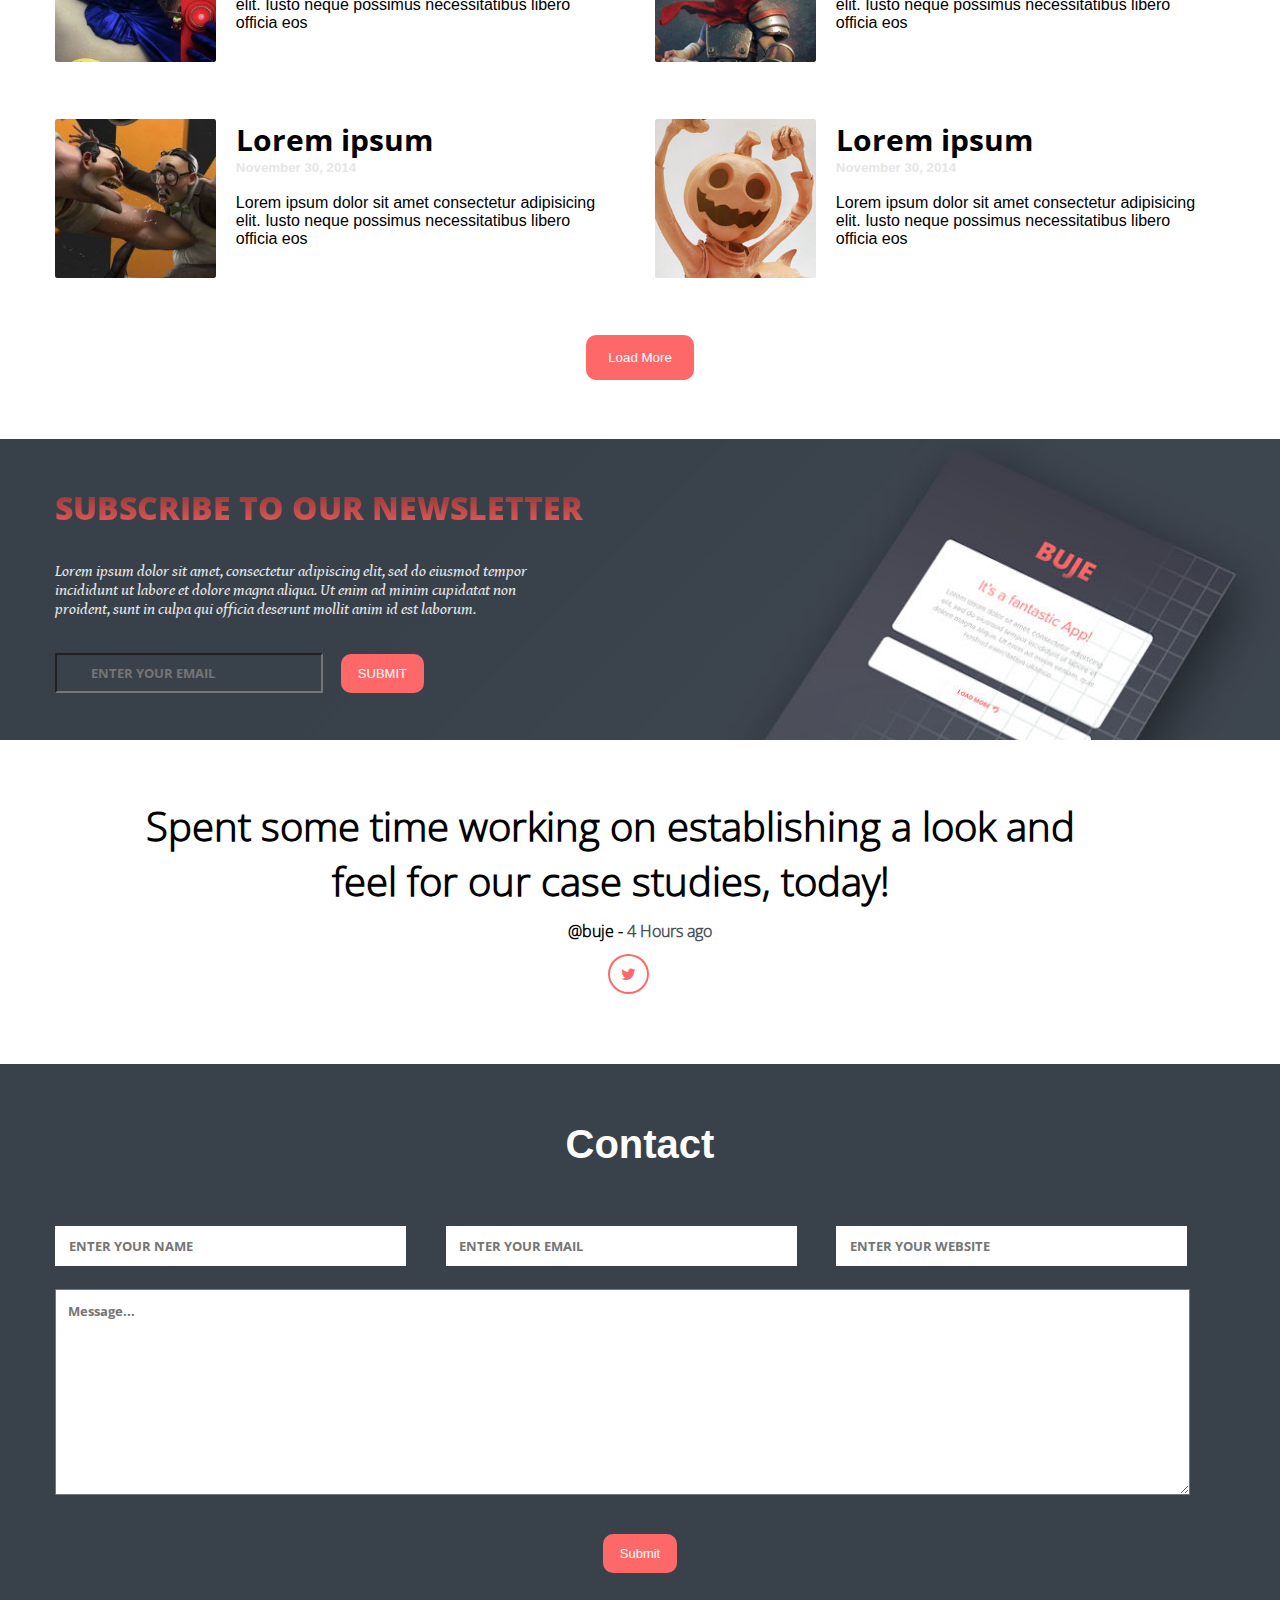
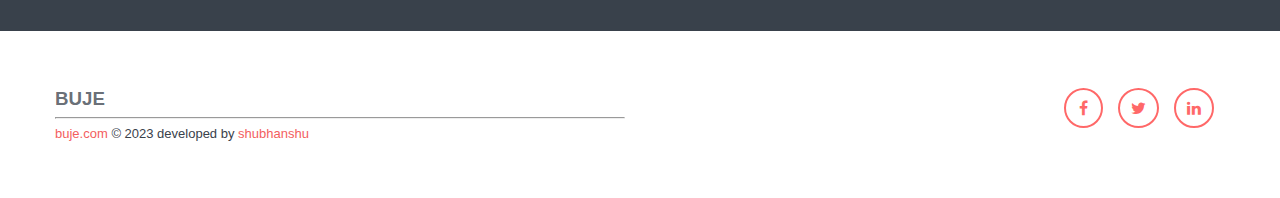
<file: buje/index.html>
<!doctype html>
<html lang="en">

<head>
    <meta charset="UTF-8">
    <meta http-equiv="X-UA-Compatible" content="IE=edge">
    <meta name="viewport" content="width=device-width, initial-scale=1.0">
    <meta name="description" content="hii">
    <link rel="shortcut icon" href="./image/icon.png" type="image/x-icon">
    <title>BUJE</title>
    <link rel="stylesheet" href="./css/style.css">
    <link rel="stylesheet" href="https://cdnjs.cloudflare.com/ajax/libs/font-awesome/6.4.0/css/all.min.css"
        integrity="sha512-iecdLmaskl7CVkqkXNQ/ZH/XLlvWZOJyj7Yy7tcenmpD1ypASozpmT/E0iPtmFIB46ZmdtAc9eNBvH0H/ZpiBw=="
        crossorigin="anonymous" referrerpolicy="no-referrer" />
    <link rel="stylesheet" href="https://cdnjs.cloudflare.com/ajax/libs/font-awesome/4.7.0/css/font-awesome.min.css">
</head>

<body>
    <div class="wrap1">
        <div class="container">
            <div class="row">
                <div class="col2 col-mb-6 col-tb-6">
                    <h2>BUJE</h2>
                </div>
                <div class="col10 col-mb-6 col-tb-6">
                    <ul>
                        <span class="fa fa-close" ></span>
                        <li><a href="#home">HOME</a></li>
                        <li><a href="#service">SERVICE</a></li>
                        <li><a href="#about">ABOUT</a></li>
                        <li><a href="#Portfolio">PORTFOLIO</a></li>
                        <li><a href="#blog">BLOG</a></li>
                        <li><a href="#Subscribe">SUBSCRIBE</a></li>
                        <li><a href="#contact">CONTACT</a></li>
                    </ul>
                    <div class="menu">
                        <i class="fa fa-bars icon" style="font-size:30px; transition: all 1s; color: #ff6868; padding-top: 3px;"></i>
    
                     </div>
                </div>
            </div>
        </div>
    </div>
    <div class="wrap2" id="home">
        <div class="container">
            <div class="row">
                <div class="col6 col-mb-12">
                    <h2>WE DELIVER</h2>
                    <p>Lorem ipsum dolor sit amet, consectetur adipiscing elit, sed do eiusmod tempor incididunt ut
                        labore et dolore magna aliqua. Ut enim ad minim cupidatat non proident, sunt in culpa qui
                        officia deserunt mollit anim id est laborum.</p>
                    <div class="in">
                        <form action="">
                            <input type="email" value="ENTER YOUR EMAIL">
                            <button>SUBMIT</button>
                        </form>
                    </div>
                    <div class="foas">
                        <a href="https://www.facebook.com/" target="_blank"><i class="fa fa-facebook-f"></i></a>
                        <a href="https://twitter.com/i/flow/login?input_flow_data=%7B%22requested_variant%22%3A%22eyJsYW5nIjoiZW4ifQ%3D%3D%22%7D" target="_blank"><i class="fa fa-twitter"></i></a>
                        <a href="https://in.linkedin.com/" target="_blank"><i class="fa fa-linkedin"></i></a>
                    </div>
                </div>
                <div class="col6">
                </div>
            </div>
        </div>
    </div>
    <div class="wrap3" id="service">
        <div class="container">
            <div class="row">
                <div class="col12">
                    <h1>Service</h1>
                </div>
            </div>
            <div class="row">
                <div class="col4 col-tb-12">
                    <div class="a">
                        <img src="./image/wrap3_img1.png" alt="">
                    </div>
                    <h2>Fully Customizable</h2>
                    <p>Ut enim ad minim cupidatat non proident, sunt in culpa qui officia deserunt mollit anim id est
                        laborum.</p>
                </div>
                <div class="col4 col-tb-12">
                    <div class="a">
                        <img src="./image/wrap3_img2.png" alt="">
                    </div>
                    <h2>Quality Design</h2>
                    <p>Ut enim ad minim cupidatat non proident, sunt in culpa qui officia deserunt mollit anim id est
                        laborum.</p>
                </div>
                <div class="col4 col-tb-12">
                    <div class="a">
                        <img src="./image/wrap3_img3.png" alt="">
                    </div>
                    <h2>Great Support</h2>
                    <p class="pb">Ut enim ad minim cupidatat non proident, sunt in culpa qui officia deserunt mollit anim id est
                        laborum.</p>
                </div>
            </div>
        </div>
    </div>
    <div class="wrap4" id="about">
        <div class="container">
            <div class="row">
                <div class="col4 col-tb-12">
                    <div class="img">
                        <img src="./image/wrap4_image1.jpg" alt="" width="299" height="296">
                    </div>
                </div>
                <div class="col6 col-tb-12">
                    <h3>Michael smith</h3>
                    <h4>Developer</h4>
                    <p class="tt">Lorem ipsum dolor sit amet, consectetur adipiscing elit, sed do eiusmod tempor incididunt ut
                        labore et dolore magna aliqua. Ut enim ad minim veniam, quis nostrud exercitation ullamco
                        laboris nisi ut aliquip ex ea commodo consequat. Duis aute irure dolor in reprehenderit in
                        voluptate velit esse cillum dolore eu fugiat nulla pariatur anim id est laborum</p>
                    <div class="foas">
                        <a href="https://www.facebook.com/" target="_blank"><i class="fa fa-facebook-f"></i></a>
                        <a href="https://twitter.com/i/flow/login?input_flow_data=%7B%22requested_variant%22%3A%22eyJsYW5nIjoiZW4ifQ%3D%3D%22%7D" target="_blank"><i class="fa fa-twitter"></i></a>
                        <a href="https://in.linkedin.com/" target="_blank"><i class="fa fa-linkedin"></i></a>
                    </div>
                    <p class="sk"><a href="#" target="_blank" class="s_k"> fullstack web Developer</a> </p>
                </div>
            </div>
        </div>
    </div>
    <div class="wrap5">
        <div class="container">
            <div class="row">
                <div class="col6">
                    <h3>App development</h3>
                    <p>Lorem ipsum dolor sit amet, consectetur adipiscing elit, sed do eiusmod tempor incididunt ut
                        labore et dolore magna aliqua. Ut enim ad minim veniam, quis nostrud exercitation ullamco
                        laboris nisi ut aliquip ex ea commodo consequat. Duis aute irure dolor in reprehenderit in
                        voluptate velit esse cillum dolore eu fugiat nulla pariatur anim id est laborum</p>
                    <button>Learn more</button>
                </div>
                <div class="col6">
                    <div class="img">
                        <img src="./image/wrap5_image1.jpg" alt="" width="299" height="296">
                    </div>
                </div>
            </div>
        </div>
    </div>
    <div class="wrap6" id="Portfolio">
        <div class="container">
            <div class="row">
                <div class="col12">
                    <h2>Portfolio</h2>
                    <div class="n">
                        <button class="a">All</button>
                        <button>Web</button>
                        <button class="c">Mobile</button>
                        <button>Design</button>
                        <button>Typeography</button>
                    </div>
                </div>
            </div>
            <div class="row">
                <div class="col3">
                   <a href="#"><img src="./image/wrap6_img1.jpg" alt=""></a> 
                </div>
                <div class="col3">
                    <a href="#"><img src="./image/wrap6_img2.jpg" alt=""></a>
                </div>
                <div class="col3">
                    <a href="#"><img src="./image/wrap6_img3.jpg" alt=""></a>
                </div>
                <div class="col3">
                    <a href="#"><img src="./image/wrap6_img4.jpg" alt=""></a>
                </div>
            </div>
            <div class="row">
                <div class="col3">
                    <a href="#"><img src="./image/wrap6_img5.jpg" alt=""></a>
                </div>
                <div class="col3">
                    <a href="#"><img src="./image/wrap6_img6.jpg" alt=""></a>
                </div>
                <div class="col3">
                    <a href="#"><img src="./image/wrap6_img7.jpg" alt=""></a>
                </div>
                <div class="col3">
                    <a href="#"><img src="./image/wrap6_img8.jpg" alt=""></a>
                </div>
            </div>
            <div class="row">
                <div class="col3">
                    <div class="img1">
                       <a href="https://www.microsoft.com/en-in/" target="_blank"><img src="./image/wrap6_d_img1.png" alt=""></a> 
                    </div>
                </div>
                <div class="col3">
                    <div class="img2">
                        <a href="https://twitter.com/i/flow/login?input_flow_data=%7B%22requested_variant%22%3A%22eyJsYW5nIjoiZW4ifQ%3D%3D%22%7D" target="_blank"><img src="./image/wrap6_d_img2.png" alt=""></a>
                    </div>
                </div>
                <div class="col3">
                    <div class="img3">
                        <a href="https://open.spotify.com/" target="_blank"><img src="./image/wrap6_d_img3.png" alt=""></a>
                    </div>
                </div>
                <div class="col3">
                    <div class="img4">
                        <a href="https://techcrunch.com/" target="_blank"><img src="./image/wrap6_d_img4.png" alt=""></a>
                    </div>
                </div>
            </div>
        </div>
    </div>
    <div class="wrap7" id="blog">
        <div class="container">
            <div class="row">
                <div class="col12">
                    <h1>Blog</h1>
                </div>
            </div>
            <div class="row">
                <div class="col6 col-tb-12">
                    <div class="a">
                        <div class="i">
                            <img src="./image/wrap7_img1.jpg" alt="img1" height="318px" width="320px">
                        </div>
                        <div class="p">
                            <a href="#">Lorem ipsum</a>
                            <h5>November 30, 2014</h5>
                            <h6>Lorem ipsum dolor sit amet consectetur adipisicing elit. Iusto neque possimus necessitatibus libero officia eos</h6>


                        </div>
                    </div>
                </div>
                <div class="col6 col-tb-12">
                    <div class="a">
                        <div class="i">
                            <img src="./image/wrap7_img2.jpg" alt="img1" height="318" width="320">
                        </div>
                        <div class="p">
                            <a href="#">Lorem ipsum</a>
                            <h5>November 30, 2014</h5>
                            <h6>Lorem ipsum dolor sit amet consectetur adipisicing elit. Iusto neque possimus necessitatibus libero officia eos</h6>

                        </div>
                    </div>
                </div>
            </div>
            <div class="row">
                <div class="col6 col-tb-12">
                    <div class="a">
                        <div class="i">
                            <img src="./image/wrap7_img3.jpg" alt="img1" height="318px" width="320px">
                        </div>
                        <div class="p">
                            <a href="#">Lorem ipsum</a>
                            <h5>November 30, 2014</h5>
                            <h6>Lorem ipsum dolor sit amet consectetur adipisicing elit. Iusto neque possimus necessitatibus libero officia eos</h6>


                        </div>
                    </div>
                </div>
                <div class="col6 col-tb-12">
                    <div class="a">
                        <div class="i">
                            <img src="./image/wrap7_img4.jpg" alt="img1" height="318" width="320">
                        </div>
                        <div class="p">
                            <a href="#">Lorem ipsum</a>
                            <h5>November 30, 2014</h5>
                            <h6>Lorem ipsum dolor sit amet consectetur adipisicing elit. Iusto neque possimus necessitatibus libero officia eos</h6>


                        </div>
                    </div>
                </div>
            </div>
            <div class="row">
                <div class="col12">
                    <button>Load More</button>
                </div>
            </div>
        </div>
    </div>
    <div class="wrap8" id="Subscribe">
        <div class="container">
            <div class="row">
                <div class="col7 col-tb-10 col-mb-12">
                    <h2>Subscribe to our newsletter</h2>
                    <p>Lorem ipsum dolor sit amet, consectetur adipiscing elit, sed do eiusmod tempor incididunt ut labore et dolore magna aliqua. Ut enim ad minim cupidatat non proident, sunt in culpa qui officia deserunt mollit anim id est laborum.</p>
                        <form action="">
                            <input type="text" placeholder="ENTER YOUR EMAIL">
                            <button>SUBMIT</button>
                        </form>
                </div>
                <div class="col5 col-tb-2 "></div>
            </div>
        </div>
    </div>
    <div class="wrap9">
        <div class="container">
            <div class="row">
                <div class="col12">
                    <h2>Spent some time working on establishing a look and feel for our case studies, today!
                    </h2>
                    <h4>@buje -<span> 4 Hours ago </span></h4>
                    <div class="foas">
                        <a href="https://twitter.com/i/flow/login?input_flow_data=%7B%22requested_variant%22%3A%22eyJsYW5nIjoiZW4ifQ%3D%3D%22%7D" target="_blank"><i class="fa fa-twitter"></i></a>
                    </div>
                </div>
            </div>
        </div>
    </div>
    <div class="wrap10" id="contact">
        <div class="container"> 
            <div class="row">
                <div class="col12">
                    <h1>Contact</h1>
                </div>
            </div>
            <div class="row">
                <div class="col12">
                    <form action="">
                        <input type="text" placeholder="ENTER YOUR NAME" style="margin-left: 0;">
                        <input type="email" placeholder="ENTER YOUR EMAIL">
                        <input type="text" placeholder="ENTER YOUR WEBSITE">
                        <textarea cols="30" rows="10" placeholder="Message..."></textarea>
                        <button>Submit</button>
                    </form>
                </div>
            </div>
        </div>
    </div>
    <div class="wrap11">
        <div class="container">
            <div class="row">
                <div class="col6">
                    <!-- col-tb-5 col-mb-5 -->
                    <h3>BUJE</h3>
                    <hr>
                   <a href="#"> 
                    <p>buje.com <span>&copy; 2023 developed by</span> shubhanshu</p>
                </a>
                </div>
                <!-- <div class="col6 col-tb-2"></div> -->
                <div class="col6 ">
                    <!-- col-tb-5 col-mb-5 -->
                    <div class="foas">
                        <a href="https://www.facebook.com/" target="_blank"><i class="fa fa-facebook-f"></i></a>
                        <a href="https://twitter.com/i/flow/login?input_flow_data=%7B%22requested_variant%22%3A%22eyJsYW5nIjoiZW4ifQ%3D%3D%22%7D" target="_blank"><i class="fa fa-twitter"></i></a>
                        <a href="https://in.linkedin.com/" target="_blank"><i class="fa fa-linkedin"></i></a>
                    </div>
                </div>
            </div>
        </div>
    </div>
    <script src="./js/index.js"></script>
</body>
</html>
</file>
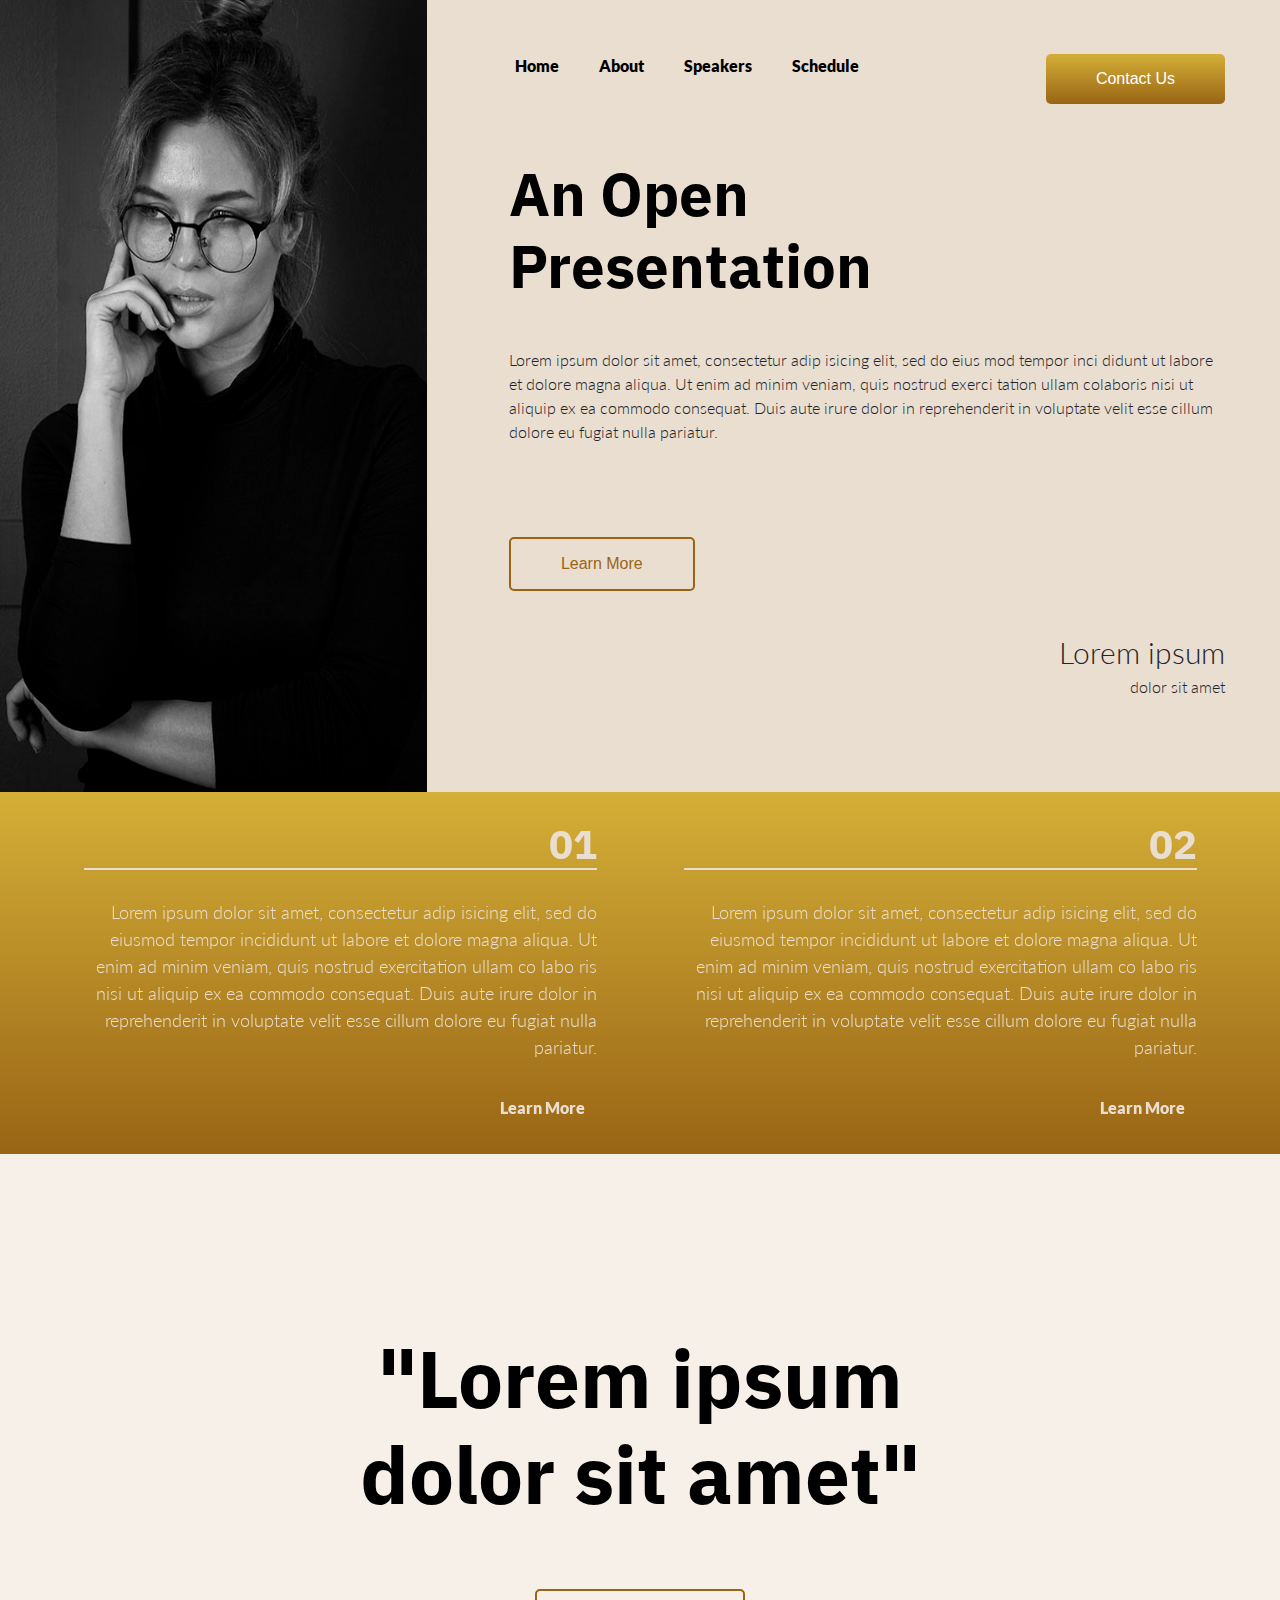
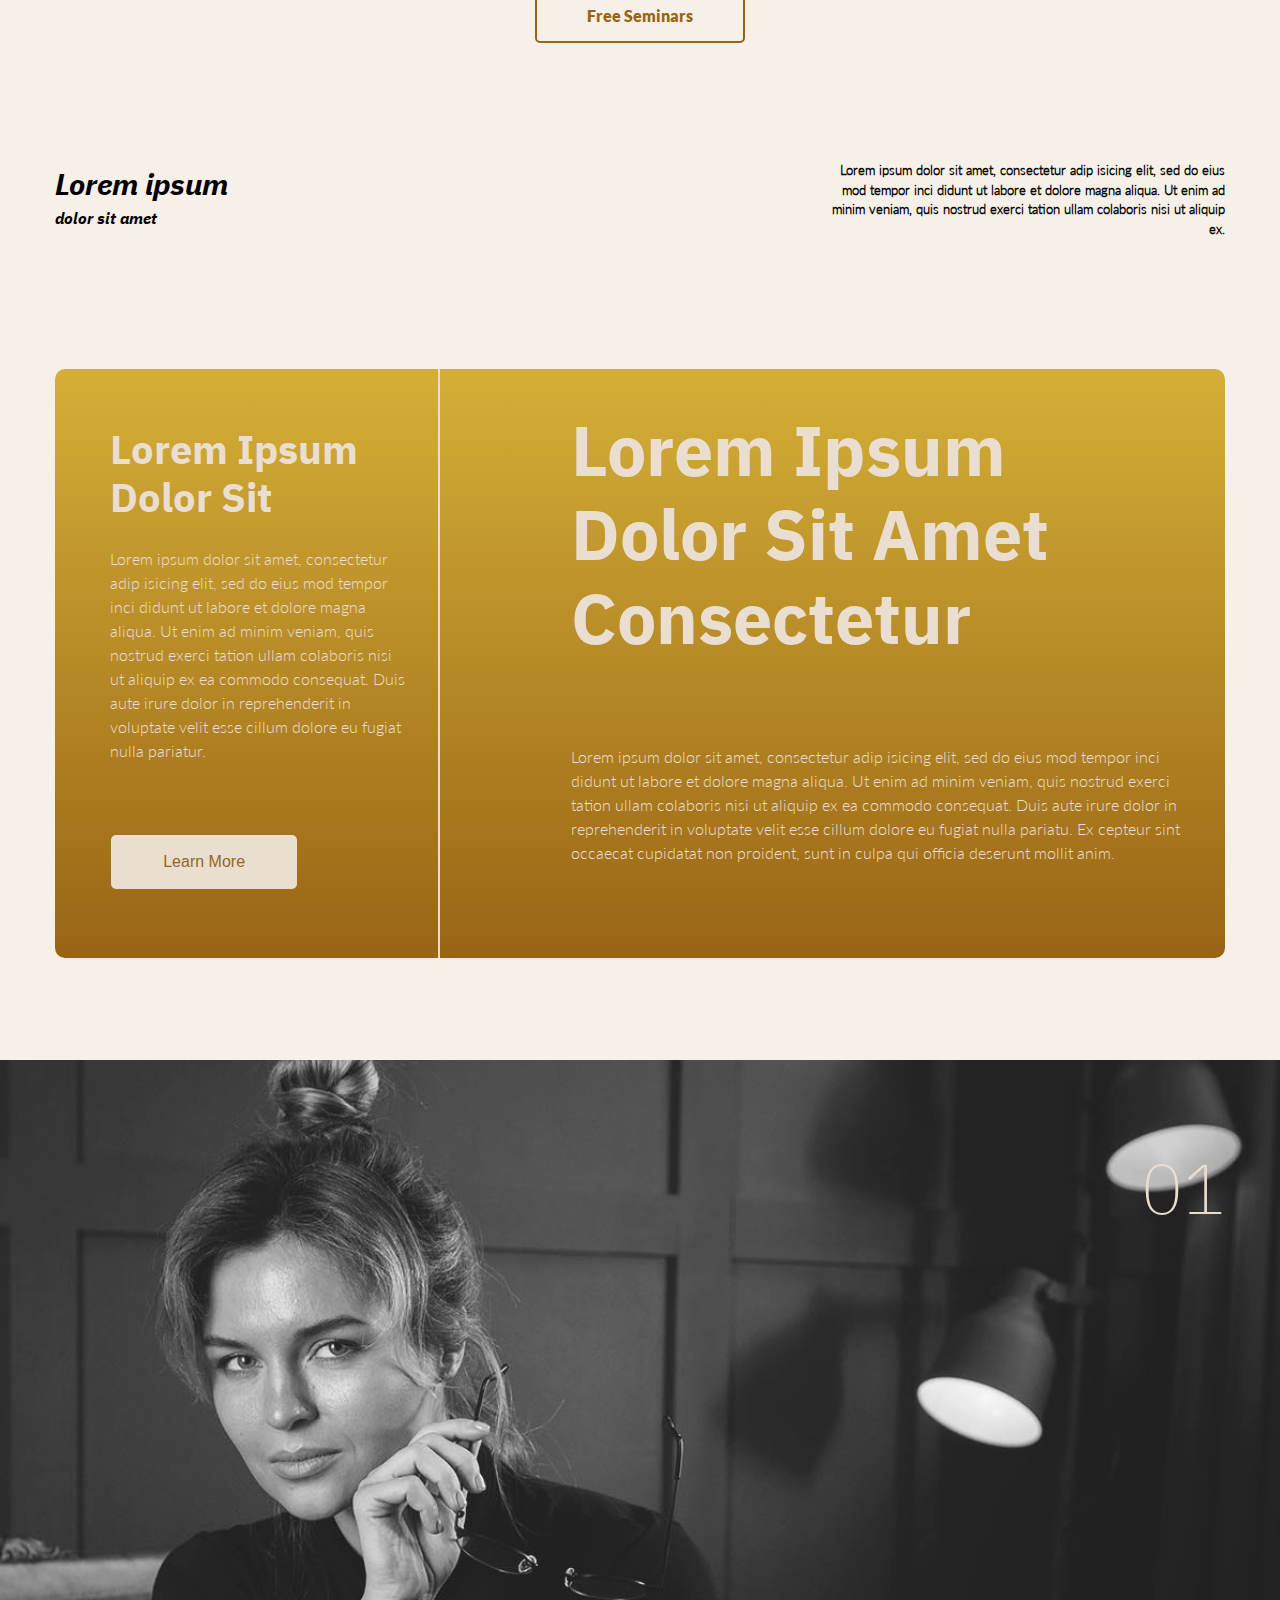
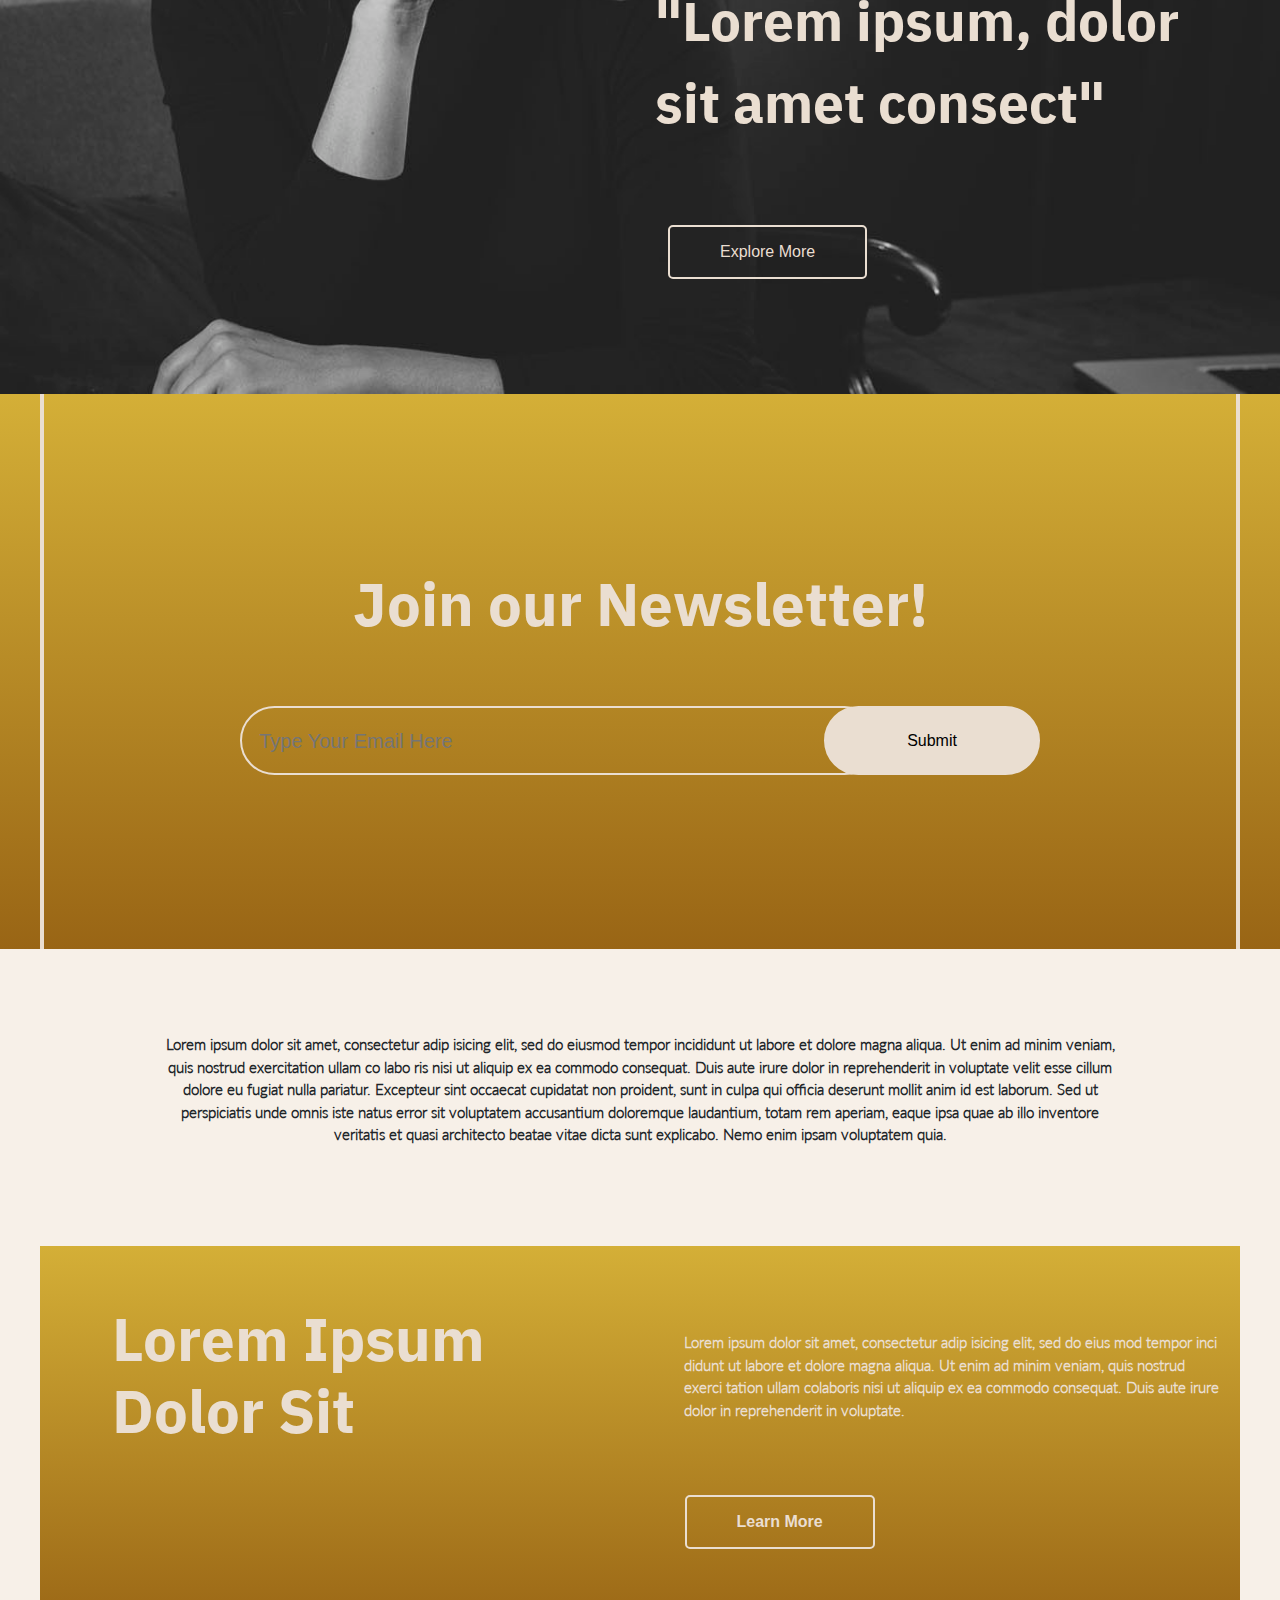
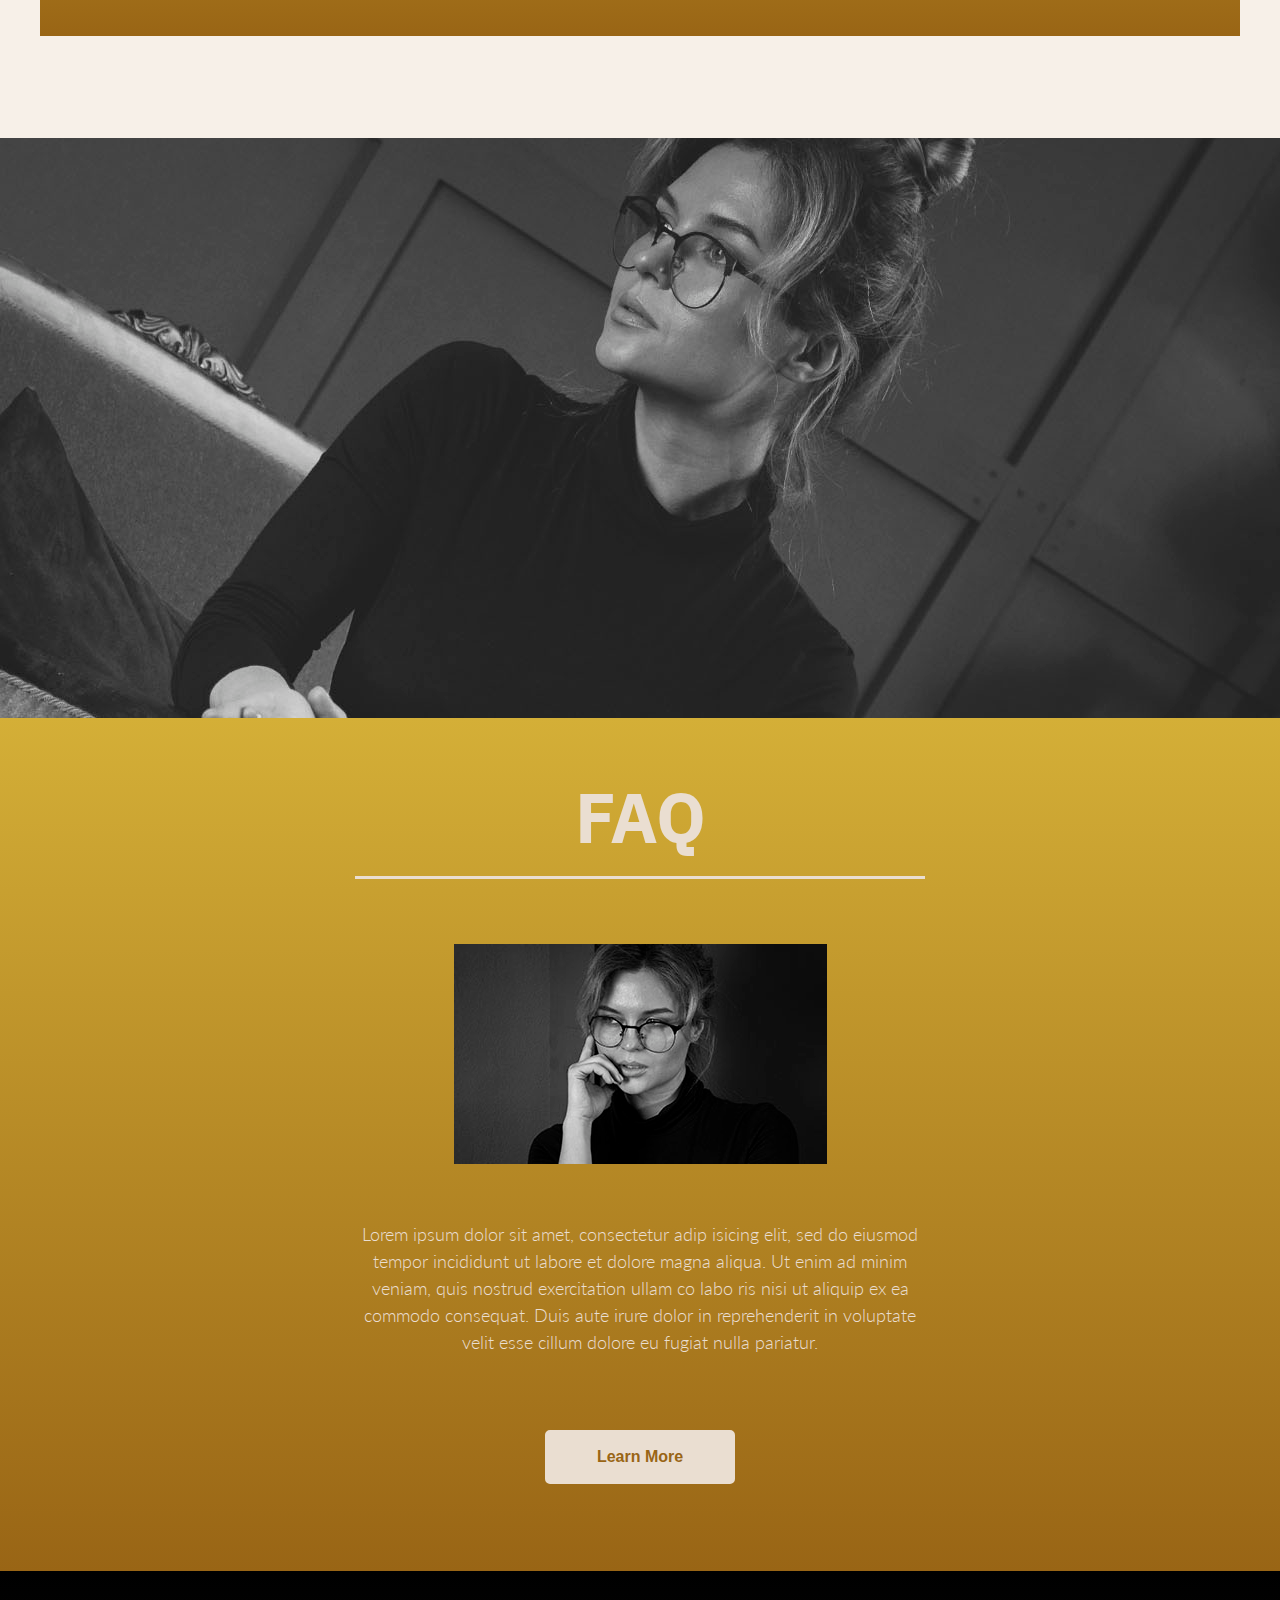
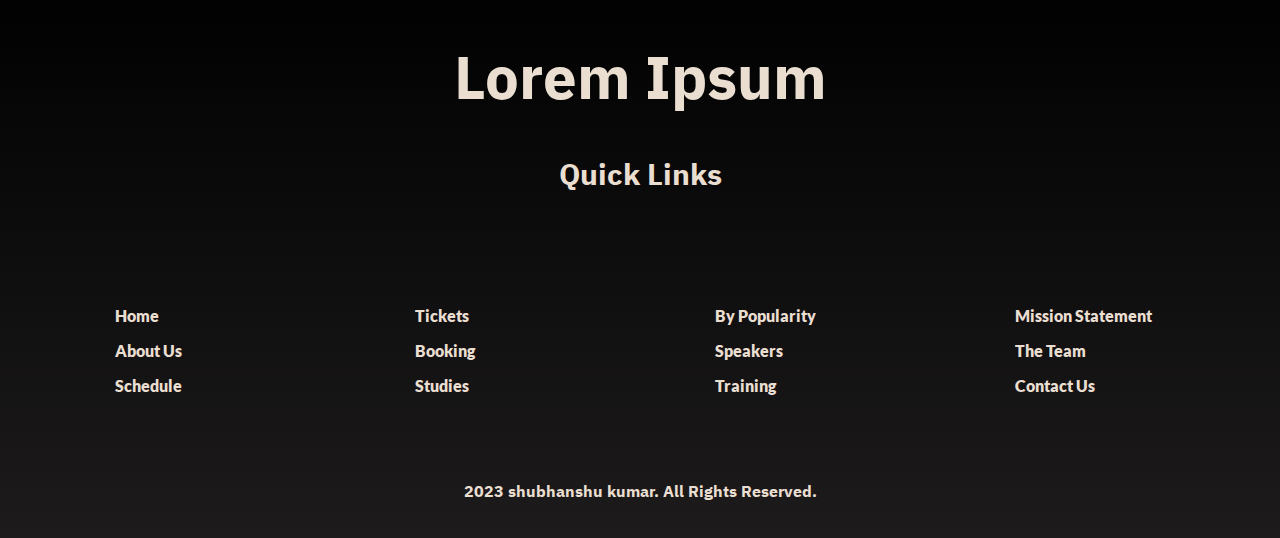
<file: Flat Design/index.html>
<!DOCTYPE html>
<html lang="en">
<head>
    <meta charset="UTF-8">
    <meta http-equiv="X-UA-Compatible" content="IE=edge">
    <meta name="viewport" content="width=device-width, initial-scale=1.0">
    <title>Flat Design</title>
    <link rel="stylesheet" href="https://maxcdn.bootstrapcdn.com/bootstrap/4.1.0/css/bootstrap.min.css">

    <!-- Font Awesome CSS -->
    <link rel="stylesheet" href="https://use.fontawesome.com/releases/v5.1.0/css/all.css" integrity="sha384-lKuwvrZot6UHsBSfcMvOkWwlCMgc0TaWr+30HWe3a4ltaBwTZhyTEggF5tJv8tbt" crossorigin="anonymous">
  
    <!-- Animate CSS -->
    <link rel="stylesheet" href="https://cdnjs.cloudflare.com/ajax/libs/animate.css/3.5.2/animate.min.css">
    <link rel="stylesheet" href="./css/style.css">
</head>
<body>
    <div class="wrap1">
        <div class="container">
            <div class="row">
                <div class="col4 col-t-5 col-l-12"></div>
                <div class="col8 col-t-7 col-l-12">
                    <div class="btn1">
                    <ul>
                        <li><a href="#">Home</a></li>
                        <li><a href="#">About</a></li>
                        <li><a href="#">Speakers</a></li>
                        <li><a href="#">Schedule</a></li>
                    </ul>
                        <button class="button1 us">Contact Us</button>
                        <div class="menu">
                            <span class="p"></span>
                            <span class="q"></span>
                            <span class="r"></span>
                        </div>
                        </div>
                        <div class="respond">
                        <h1>An Open<br> Presentation</h1>
                        <p>Lorem ipsum dolor sit amet, consectetur adip isicing elit, sed do eius mod tempor inci didunt ut labore et dolore magna aliqua. Ut enim ad minim veniam, quis nostrud exerci tation ullam colaboris nisi ut aliquip ex ea commodo consequat. Duis aute irure dolor  in reprehenderit in voluptate velit esse cillum dolore eu fugiat nulla pariatur.</p>
                        <button class="button learn">Learn More</button>
                        <p><span>Lorem ipsum </span><br> dolor sit amet</p>
                        </div>
                        </div>
                </div>
            </div>
        </div>
    </div>

    <div class="wrap2">
        <div class="container">
            <div class="row">
                <div class="col12">

                    <div id="carouselExample" class="carousel slide" data-ride="carousel">
    
                        <div class="carousel-inner">
    
                            <div class="carousel-item active">
    
                                <div class="row">
    
                                    <div class="col6 col-l-12">
                                        <h2>01</h2>
                                        <p>Lorem ipsum dolor sit amet, consectetur adip isicing elit, sed do eiusmod tempor incididunt ut labore et dolore magna aliqua. Ut enim ad minim veniam, quis nostrud exercitation ullam co labo ris nisi ut aliquip ex ea commodo consequat. Duis aute irure dolor in reprehenderit in voluptate velit esse cillum dolore eu fugiat nulla pariatur.</p>
                                        <div class="btn">
                                        <a href="#">Learn More</a>
                                        </div>
                                    </div>
                                    <div class="col6 col-l-12">
                                        <h2>02</h2>
                                        <p>Lorem ipsum dolor sit amet, consectetur adip isicing elit, sed do eiusmod tempor incididunt ut labore et dolore magna aliqua. Ut enim ad minim veniam, quis nostrud exercitation ullam co labo ris nisi ut aliquip ex ea commodo consequat. Duis aute irure dolor in reprehenderit in voluptate velit esse cillum dolore eu fugiat nulla pariatur.</p>
                                        <div class="btn">
                                        <a href="#">Learn More</a>
                                        </div>
                                    </div>
    
                                </div>
                                
    
                            </div>
                            <!-- End of Carousel Item 1 -->
    
                            <div class="carousel-item">
    
                                <div class="row">
    
                                    <div class="col6 col-l-12">
                                        <h2>03</h2>
                                        <p>Lorem ipsum dolor sit amet, consectetur adip isicing elit, sed do eiusmod tempor incididunt ut labore et dolore magna aliqua. Ut enim ad minim veniam, quis nostrud exercitation ullam co labo ris nisi ut aliquip ex ea commodo consequat. Duis aute irure dolor in reprehenderit in voluptate velit esse cillum dolore eu fugiat nulla pariatur.</p>
                                        <div class="btn">
                                        <a href="#">Learn More</a>
                                        </div>
                                    </div>
                                    <div class="col6 col-l-12">
                                        <h2>04</h2>
                                        <p>Lorem ipsum dolor sit amet, consectetur adip isicing elit, sed do eiusmod tempor incididunt ut labore et dolore magna aliqua. Ut enim ad minim veniam, quis nostrud exercitation ullam co labo ris nisi ut aliquip ex ea commodo consequat. Duis aute irure dolor in reprehenderit in voluptate velit esse cillum dolore eu fugiat nulla pariatur.</p>
                                        <div class="btn">
                                        <a href="#">Learn More</a>
                                        </div>
                                    </div>
    
                                </div>
    
                            </div>
                            <!-- End of Carousel Item 2 -->
    
                            <div class="carousel-item">
    
                                <div class="row">
    
                                    <div class="col6 col-l-12">
                                        <h2>05</h2>
                                        <p>Lorem ipsum dolor sit amet, consectetur adip isicing elit, sed do eiusmod tempor incididunt ut labore et dolore magna aliqua. Ut enim ad minim veniam, quis nostrud exercitation ullam co labo ris nisi ut aliquip ex ea commodo consequat. Duis aute irure dolor in reprehenderit in voluptate velit esse cillum dolore eu fugiat nulla pariatur.</p>
                                        <div class="btn">
                                        <a href="#">Learn More</a>
                                        </div>
                                    </div>
                                    <div class="col6 col-l-12">
                                        <h2>06</h2>
                                        <p>Lorem ipsum dolor sit amet, consectetur adip isicing elit, sed do eiusmod tempor incididunt ut labore et dolore magna aliqua. Ut enim ad minim veniam, quis nostrud exercitation ullam co labo ris nisi ut aliquip ex ea commodo consequat. Duis aute irure dolor in reprehenderit in voluptate velit esse cillum dolore eu fugiat nulla pariatur.</p>
                                        <div class="btn">
                                        <a href="#">Learn More</a>
                                        </div>
                                    </div>
    
                                </div>
    
                            </div>
                            <!-- End of Carousel Item 3 -->
    
                        </div>
                        <!-- End of Carousel Inner -->
    
                        <a class="carousel-control-prev" href="#carouselExample" role="button" data-slide="prev">
    
                            <i class="fas fa-chevron-circle-left fa-2x"></i>
    
                        </a>
                        <!-- End of Carousel Control Prev -->
    
                        <a class="carousel-control-next" href="#carouselExample" role="button" data-slide="next">
    
                            <i class="fas fa-chevron-circle-right fa-2x"></i>
    
                        </a>
    
                    </div>
                    
                </div>
                
            </div>
        </div>
    </div>

    <div class="wrap3">
        <div class="container">
            <h2>"Lorem ipsum<br> dolor sit amet"</h2>
            <div class="btn">
                <a href="#" class="learn">Free Seminars</a>
            </div>
            <div class="row">
                <div class="col6">
                    <p class="p1"><span>Lorem ipsum</span><br> dolor sit amet</p>
                </div>
                <div class="col6">
                    <p class="p2">Lorem ipsum dolor sit amet, consectetur adip isicing elit, sed do eius mod tempor inci didunt ut labore et dolore magna aliqua. Ut enim ad minim veniam, quis nostrud exerci tation ullam colaboris nisi ut aliquip ex.</p>
                </div>
            </div>
        </div>
    </div>

    <div class="wrap4">
        <div class="container">
            <div class="sec">
                <div class="row">
                    <div class="col4 col-t-5 col-l-12">
                        <h2>Lorem Ipsum Dolor Sit</h2>
                        <p>Lorem ipsum dolor sit amet, consectetur adip isicing elit, sed do eius mod tempor inci didunt ut labore et dolore magna aliqua. Ut enim ad minim veniam, quis nostrud exerci tation ullam colaboris nisi ut aliquip ex ea commodo consequat. Duis aute irure dolor  in reprehenderit in voluptate velit esse cillum dolore eu fugiat nulla pariatur.</p>
                        <div class="btn">
                            <button class="learn">Learn More</button>
                        </div>
                    </div>
                    <div class="col8 col-t-7 col-l-12">
                        <h2 class="third">Lorem Ipsum Dolor Sit Amet Consectetur</h2>
                        <p class="fourth">Lorem ipsum dolor sit amet, consectetur adip isicing elit, sed do eius mod tempor inci didunt ut labore et dolore magna aliqua. Ut enim ad minim veniam, quis nostrud exerci tation ullam colaboris nisi ut aliquip ex ea commodo consequat. Duis aute irure dolor  in reprehenderit in voluptate velit esse cillum dolore eu fugiat nulla pariatu. Ex cepteur sint occaecat cupidatat non proident, sunt in culpa qui officia deserunt mollit anim.</p>
                    </div>
                </div>
            </div>
        </div>
    </div>

    <div class="wrap5">
        <div class="container">
            <div class="row">
                <div class="col6 col-l-4 col-p-12"></div>
                <div class="col6 col-l-8 col-p-12">
                    <h2>01</h2>
                    <p>"Lorem ipsum, dolor sit amet consect"</p>
                    <div class="btn">
                        <button class="learn">Explore More</button>
                    </div>
                </div>
            </div>
        </div>
    </div>

    <div class="wrap6">
        <div class="container">
            <h2>Join our Newsletter!</h2>
            <form class="form">
                <input type="email" placeholder="Type Your Email Here" required >
                <button type="submit">Submit</button>
            </form>
        </div>
    </div>

    <div class="wrap7">
        <div class="container">
            <div class="row">
                <p>Lorem ipsum dolor sit amet, consectetur adip isicing elit, sed do eiusmod tempor incididunt ut labore et dolore magna aliqua. Ut enim ad minim veniam, quis nostrud exercitation ullam co labo ris nisi ut aliquip ex ea commodo consequat. Duis aute irure dolor in reprehenderit in voluptate velit esse cillum dolore eu fugiat nulla pariatur. Excepteur sint occaecat cupidatat non proident, sunt in culpa qui officia deserunt mollit anim id est laborum. Sed ut perspiciatis unde omnis iste natus error sit voluptatem accusantium doloremque laudantium, totam rem aperiam, eaque ipsa quae ab illo inventore veritatis et quasi architecto beatae vitae dicta sunt explicabo. Nemo enim ipsam voluptatem quia.</p>
            </div>
            <div class="row fifth">
                <div class="col6 col-l-12">
                    <h2>Lorem Ipsum Dolor Sit</h2>
                </div>
                <div class="col6 col-l-12">
                 <p class="six">Lorem ipsum dolor sit amet, consectetur adip isicing elit, sed do eius mod tempor inci didunt ut labore et dolore magna aliqua. Ut enim ad minim veniam, quis nostrud exerci tation ullam colaboris nisi ut aliquip ex ea commodo consequat. Duis aute irure dolor  in reprehenderit in voluptate.</p>
                 <div class="btn">
                    <button class="learn">Learn More</button>
                 </div>
                </div>
            </div>
        </div>
    </div>

    <div class="wrap8"></div>

    <div class="wrap9">
        <div class="container">
            <div class="row">
                <div class="col3 col-t-2 col-p-12"></div>
                <div class="col6 col-t-8 col-p-12">
                    <h2>FAQ</h2>
                    <img src="./image/flat4.jpg" alt="faq">
                    <p>Lorem ipsum dolor sit amet, consectetur adip isicing elit, sed do eiusmod tempor incididunt ut labore et dolore magna aliqua. Ut enim ad minim veniam, quis nostrud exercitation ullam co labo ris nisi ut aliquip ex ea commodo consequat. Duis aute irure dolor in reprehenderit in voluptate velit esse cillum dolore eu fugiat nulla pariatur.</p>
                    <div class="btn">
                        <button class="learn">Learn More</button>
                    </div>
                </div>
                <div class="col3 col-t-2"></div>
            </div>
            
        </div>
    </div>

    <div class="wrap10">
        <div class="container">
            <h2>Lorem Ipsum</h2>
            <h3>Quick Links</h3>
            <div class="row">
                <div class="col3 col-l-6">
                    <ul>
                        <li><a href="#">Home</a></li>
                        <li><a href="#">About Us</a></li>
                        <li><a href="#">Schedule</a></li>
                    </ul>
                </div>
                <div class="col3 col-l-6">
                    <ul>
                        <li><a href="#">Tickets</a></li>
                        <li><a href="#">Booking</a></li>
                        <li><a href="#">Studies</a></li>
                    </ul>
                </div>
                <div class="col3 col-l-6">
                    <ul>
                        <li><a href="#">By Popularity</a></li>
                        <li><a href="#">Speakers</a></li>
                        <li><a href="#">Training</a></li>
                    </ul>
                </div>
                <div class="col3 col-l-6">
                    <ul>
                        <li><a href="#">Mission Statement</a></li>
                        <li><a href="#">The Team</a></li>
                        <li><a href="#">Contact Us</a></li>
                    </ul>
                </div>
            </div>
            <footer>2023 shubhanshu kumar. All Rights Reserved.</footer>
        </div>
    </div>
    
     <!-- JQuery Plugin -->

     <script src="https://ajax.googleapis.com/ajax/libs/jquery/3.3.1/jquery.min.js"></script>

     <!-- Bootstrap JQuery Plugin -->
 
     <script src="https://maxcdn.bootstrapcdn.com/bootstrap/4.1.0/js/bootstrap.min.js"></script>
    <script src="./jquery-3.6.1.min.js"></script>
   <script src="./index.js"></script>

    
</body>
</html>
</file>
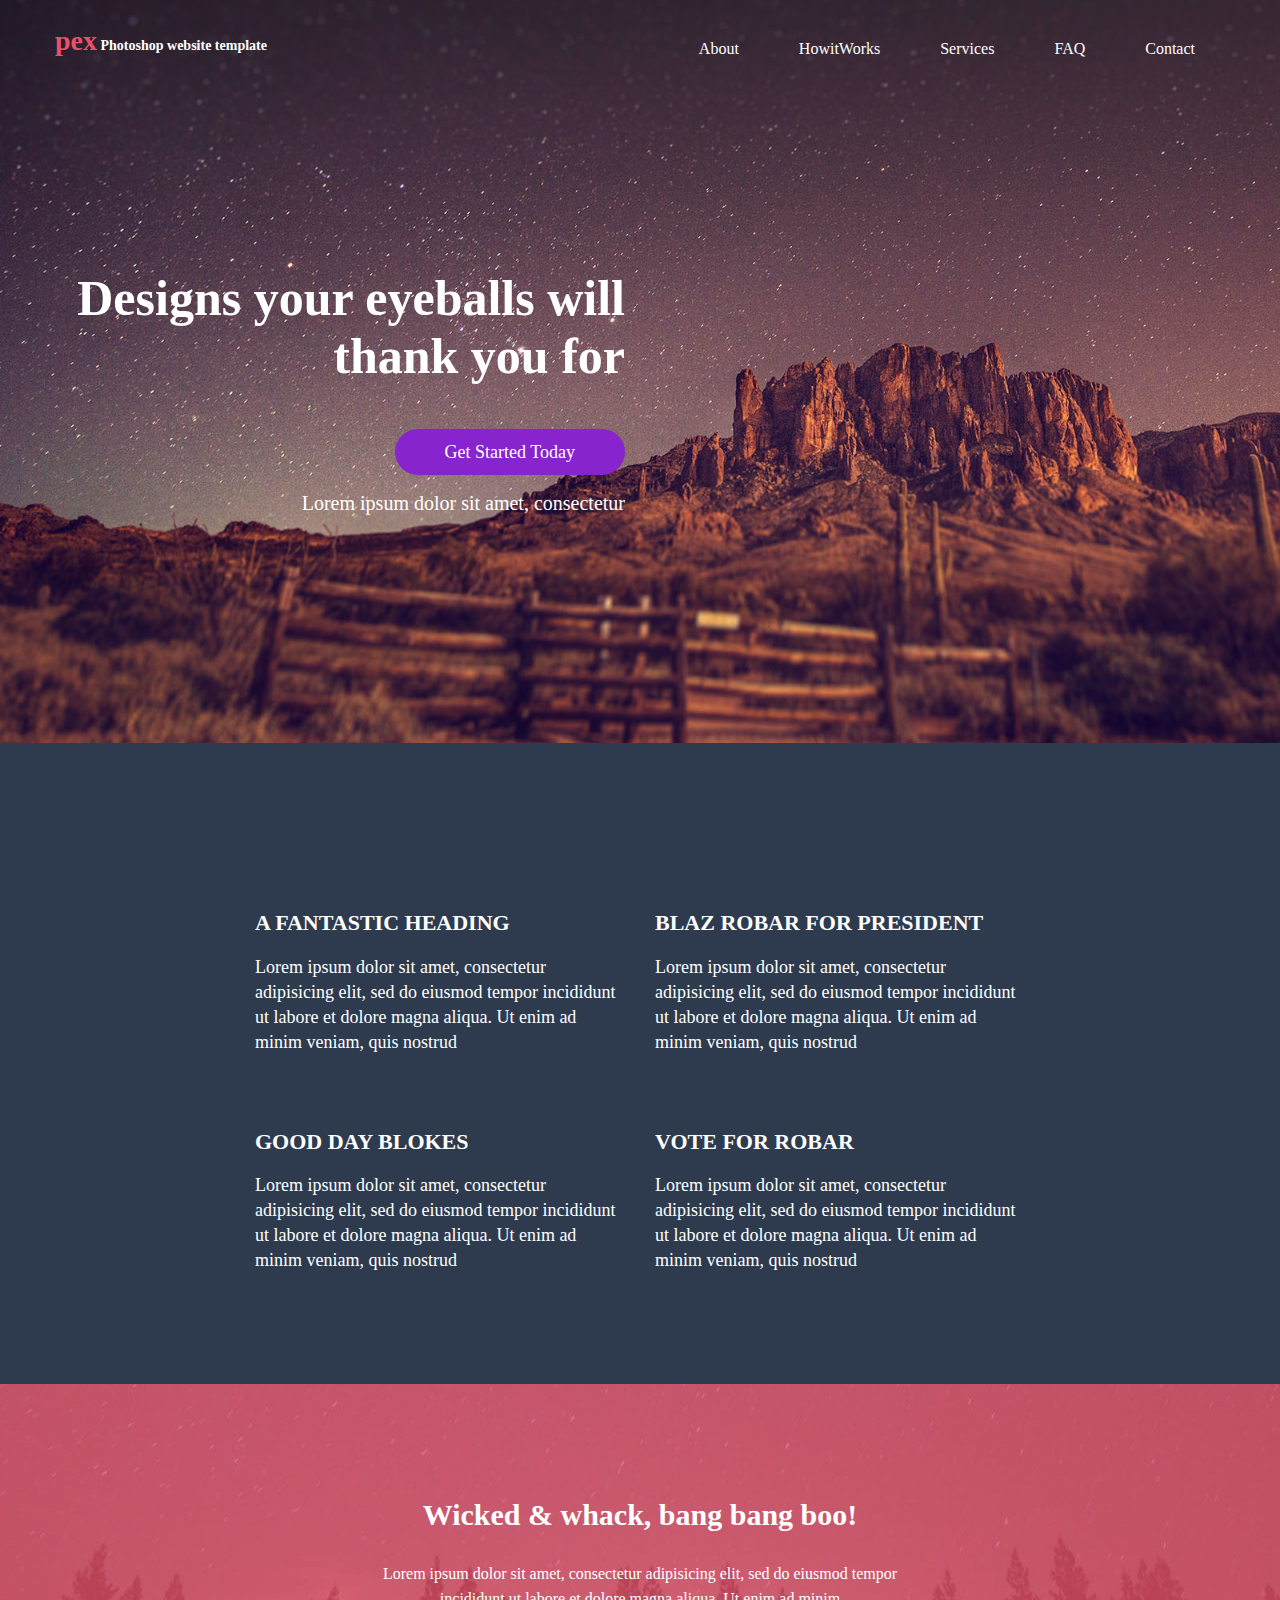
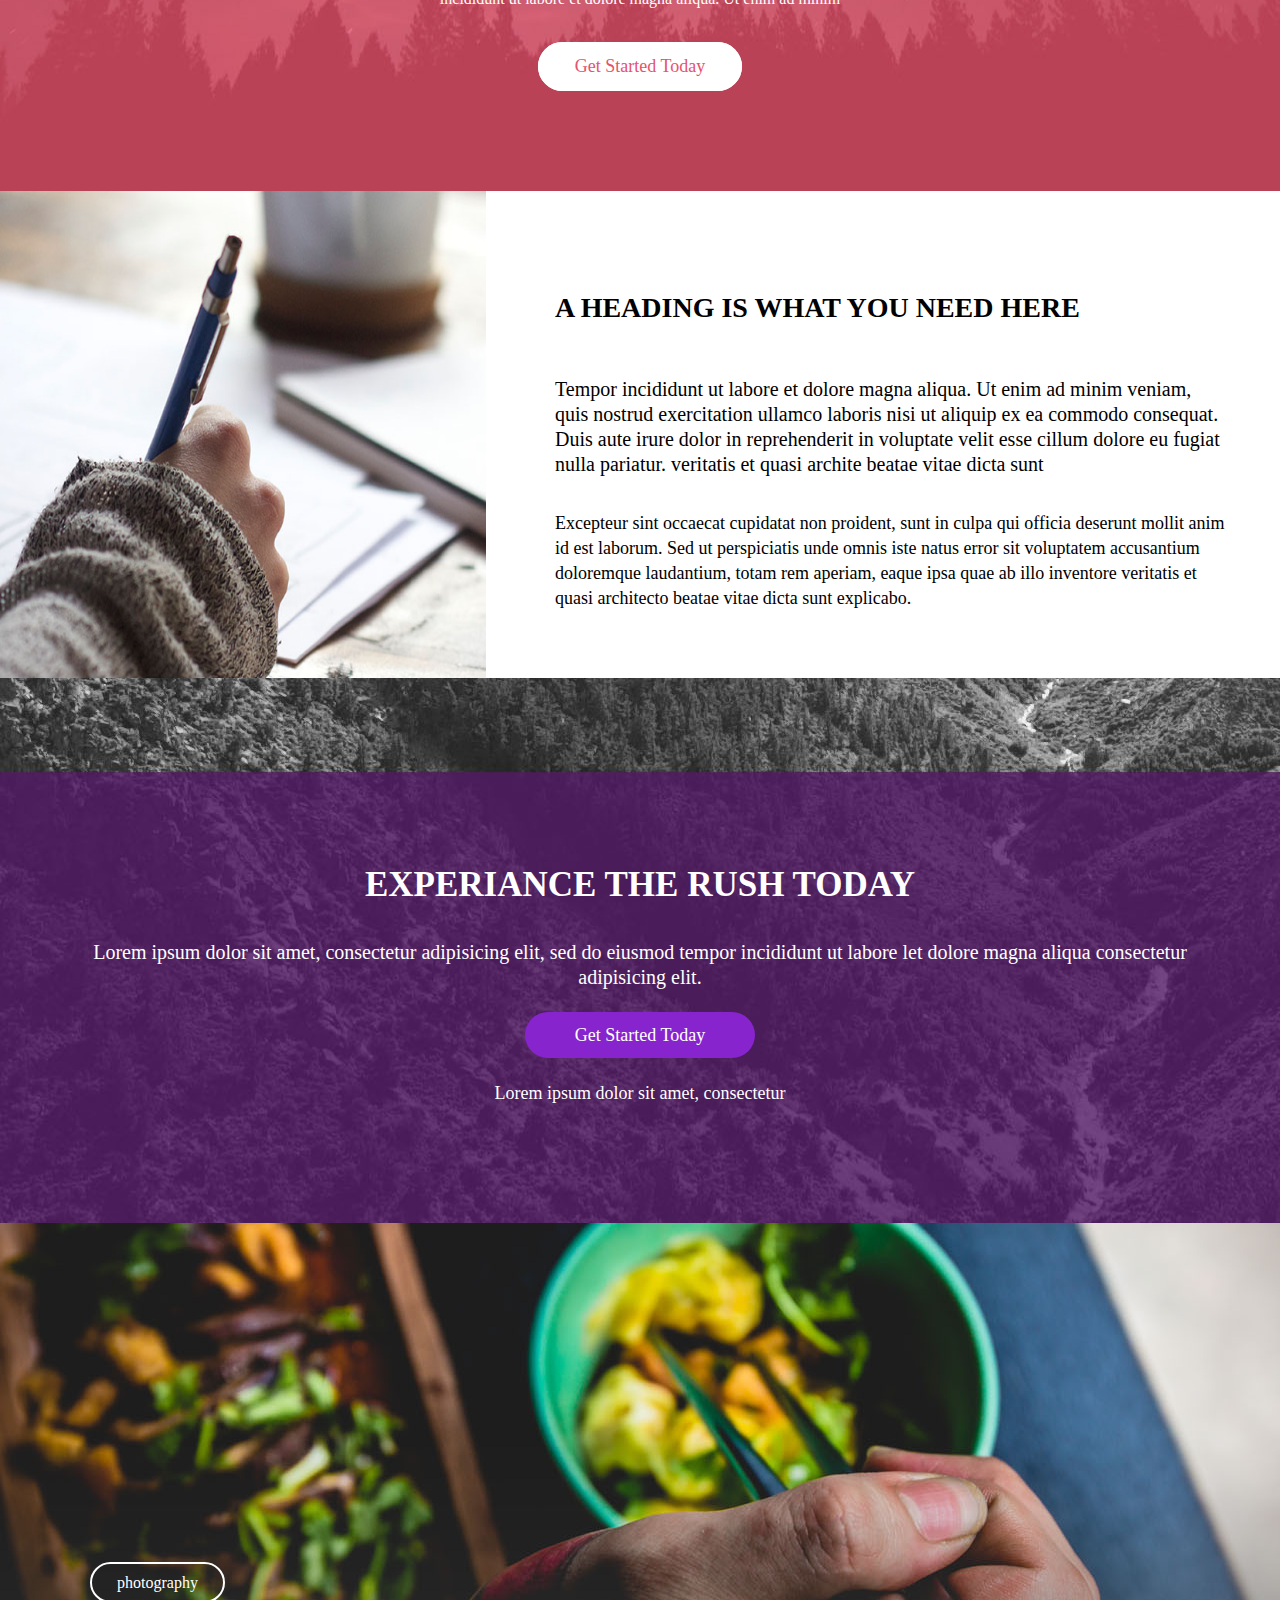
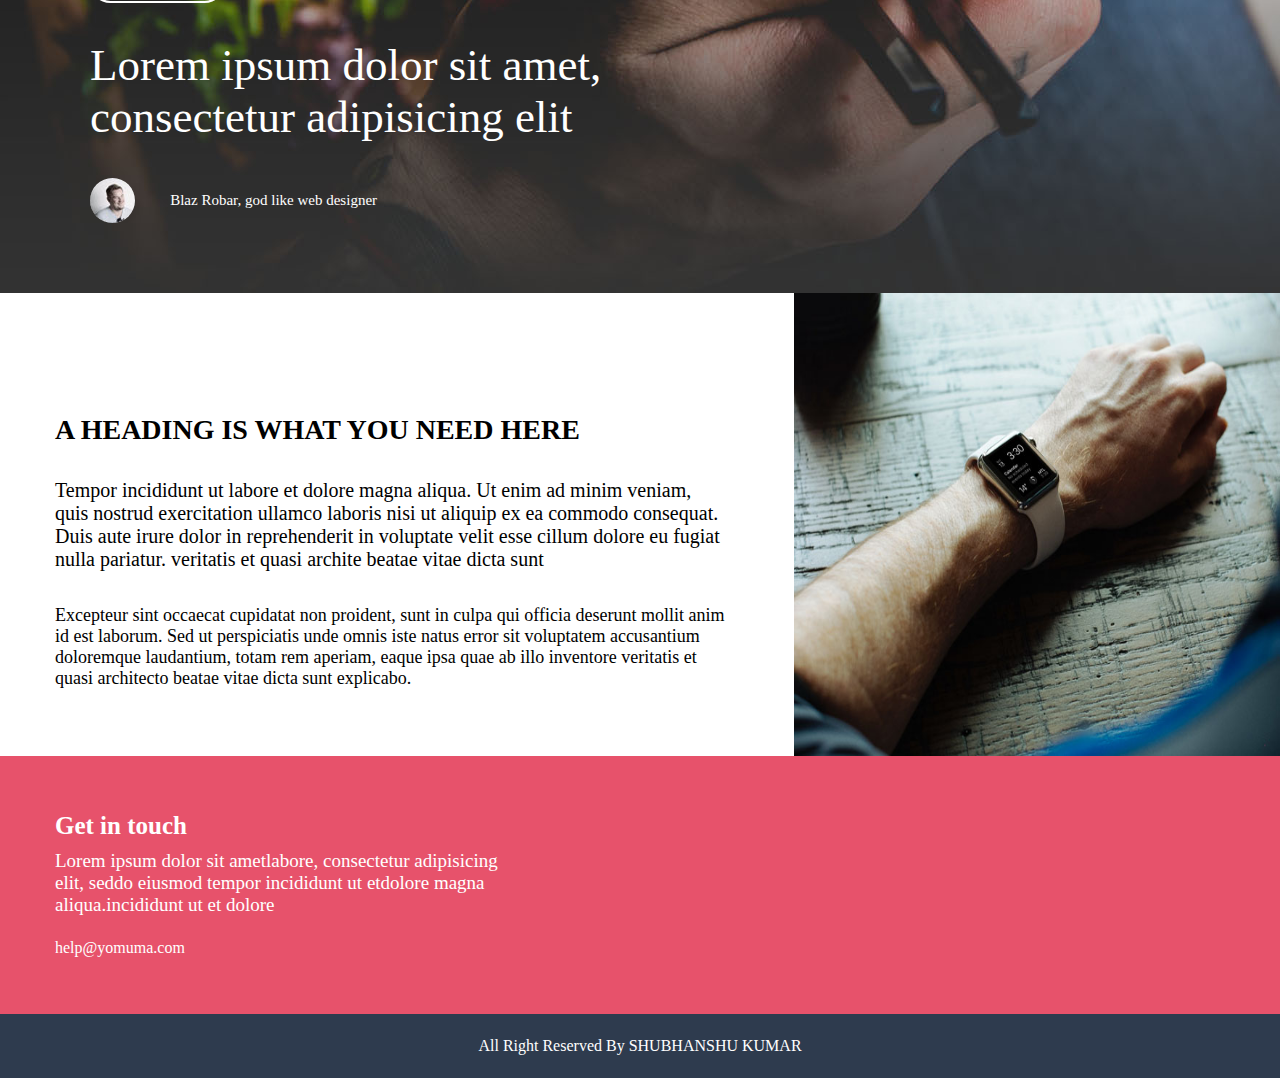
<file: Pex/index.html>
<!DOCTYPE html>
<html lang="zxx">
<head>
    <meta charset="UTF-8">
    <meta http-equiv="X-UA-Compatible" content="IE=edge">
    <meta name="viewport" content="width=device-width, initial-scale=1.0">
    <title>PEX</title>
    <link rel="stylesheet" href="./css/style.css">
    <link rel="stylesheet" href="https://cdnjs.cloudflare.com/ajax/libs/font-awesome/6.1.1/css/all.min.css">
</head>
<body>
    <div class="wrap1">
        <div class="container">
            <div class="row">
                <div class="col4 col-m-9">
                    <h1><span>pex</span> Photoshop website template</h1>
                </div>
                <div class="col8 col-m-3 last">
                    <ul>
                        <li><a href="">About</a></li>
                        <li><a href="">HowitWorks</a></li>
                        <li><a href="">Services</a></li>
                        <li><a href="">FAQ</a></li>
                        <li><a href="">Contact</a></li>
                    </ul>
                    <div class="menu">
                    <span class="x"></span>
                    <span class="y"></span>
                    <span class="z"></span>
                    </div>
                </div>
            </div>
            <div class="row">
                <div class="col6 col-t-12">
                     <h2>Designs your eyeballs will thank you for </h2>
                    <div class="des">
                    <a href = "" class="button">Get Started Today</a>
                    </div>
                    <p>Lorem ipsum dolor sit amet, consectetur </p>
                </div>
                <div class="col6"></div>
            </div>
        </div>
    </div>
    <div class="wrap2">
        <div class="container">
            <div class="row fant">

                <div class="col2 col-t-12 "></div>
                <div class="col4 col-t-6 col-p-12">
                    <h3 class="">A FANTASTIC HEADING</h3>
                    <p>Lorem ipsum dolor sit amet, consectetur adipisicing elit, sed do eiusmod tempor incididunt ut labore et dolore magna aliqua. Ut enim ad minim veniam, quis nostrud  </p>
                </div>
                <div class="col4 col-t-6 col-p-12">
                    <h3 class="">BLAZ ROBAR FOR PRESIDENT</h3>
                    <p >Lorem ipsum dolor sit amet, consectetur adipisicing elit, sed do eiusmod tempor incididunt ut labore et dolore magna aliqua. Ut enim ad minim veniam, quis nostrud  </p>    
                </div>
                <div class="col2 col-t-12"></div>
            </div>
            <div class="row">
                <div class="col2 col-t-12"></div>
                <div class="col4 col-t-6 col-p-12">
                    <h3 >GOOD DAY BLOKES</h3>
                    <p class="">Lorem ipsum dolor sit amet, consectetur adipisicing elit, sed do eiusmod tempor incididunt ut labore et dolore magna aliqua. Ut enim ad minim veniam, quis nostrud  </p>
                </div> 
                <div class="col4 col-t-6 col-p-12">                      
                    <h3>VOTE FOR ROBAR</h3>
                    <p class="fan">Lorem ipsum dolor sit amet, consectetur adipisicing elit, sed do eiusmod tempor incididunt ut labore et dolore magna aliqua. Ut enim ad minim veniam, quis nostrud  </p>
                </div>
                <div class="col2 col-t-12"></div>
            </div>
        </div>
    </div>

    <div class="wrap3">
        <div class="container">
            <div class="row">
                <div class="col3 col-t-2"></div>
                <div class="col6 col-t-8 col-m-12">
            <h2>Wicked & whack, bang bang boo!</h2>
            <p>Lorem ipsum dolor sit amet, consectetur adipisicing elit, sed do eiusmod tempor incididunt ut labore et dolore magna aliqua. Ut enim ad minim </p>
            <div class="btn">
            <a href="" class="button">Get Started Today</a>
            </div>
            </div>
            <div class="col3 col-t-2"></div>
            </div>
        </div>
    </div>

    <div class="wrap4">
        <div class="container">
            <div class="row">
                <div class="col5"></div>
                <div class="col7 col-m-12 rel col-t-6">
                   <h3> A HEADING IS WHAT YOU NEED HERE</h3>
                    <p >Tempor incididunt ut labore et dolore magna aliqua. Ut enim ad minim veniam, quis nostrud exercitation ullamco laboris nisi ut aliquip ex ea commodo consequat. Duis aute irure dolor in reprehenderit in voluptate velit esse cillum dolore eu fugiat nulla pariatur. veritatis et quasi archite beatae vitae dicta sunt</p> 
                   <p class="text">Excepteur sint occaecat cupidatat non proident, sunt in culpa qui officia deserunt mollit anim id est laborum. Sed ut perspiciatis unde omnis iste natus error sit voluptatem accusantium doloremque laudantium, totam rem aperiam, eaque ipsa quae ab illo inventore veritatis et quasi architecto beatae vitae dicta sunt explicabo.</p>
                </div>
            </div>
        </div>
    </div>

    <div class="wrap5">
        <div class="container">
            <h2>EXPERIANCE THE RUSH TODAY </h2>
            <P>Lorem ipsum dolor sit amet, consectetur adipisicing elit, sed do eiusmod tempor incididunt ut labore let dolore magna aliqua consectetur adipisicing elit.</P>
            <div class="btn">
                <a href="" class="button">Get Started Today</a>
                </div>
                <p class="text2">Lorem ipsum dolor sit amet, consectetur</p>
 </div>
    </div>

    <div class="wrap6">
        <div class="container">
            <div class="btn">
                <a href="" class="button">photography</a>
                </div>
                <p>Lorem ipsum dolor sit amet,<br> consectetur adipisicing elit</p>
                <div class="text3">
                    <img src="./image/img6.jpg" alt="">
                    <p>Blaz Robar, god like web designer</p>
                </div>
        </div>
    </div>

    <div class="wrap7">
        <div class="container">
            <div class="row">
                <div class="col7 col-m-12 rel">
                    <h3> A HEADING IS WHAT YOU NEED HERE</h3>
                    <p >Tempor incididunt ut labore et dolore magna aliqua. Ut enim ad minim veniam, quis nostrud exercitation ullamco laboris nisi ut aliquip ex ea commodo consequat. Duis aute irure dolor in reprehenderit in voluptate velit esse cillum dolore eu fugiat nulla pariatur. veritatis et quasi archite beatae vitae dicta sunt</p> 
                   <p class="text4">Excepteur sint occaecat cupidatat non proident, sunt in culpa qui officia deserunt mollit anim id est laborum. Sed ut perspiciatis unde omnis iste natus error sit voluptatem accusantium doloremque laudantium, totam rem aperiam, eaque ipsa quae ab illo inventore veritatis et quasi architecto beatae vitae dicta sunt explicabo.</p>
                </div>
                <div class="col5"></div>
            </div>
        </div>
    </div>

    <div class="wrap8">
        <div class="container">
            <div class="row">
                <div class="col5 col-m-12">
                    <h3>Get in touch</h3>
                    <p>Lorem ipsum dolor sit ametlabore, consectetur adipisicing elit, seddo eiusmod tempor incididunt ut  etdolore magna aliqua.incididunt ut  et dolore </p>
           <footer>
           help@yomuma.com
           </footer>
                </div>
                <div class="col7"></div>
            </div>
        </div>
    </div>

    <div class="wrap9">
        <div class="container">
            <p>All Right Reserved By SHUBHANSHU KUMAR</p>
        </div>
    </div>


    <script src="./style.js"></script>
</body>
</html>
</file>
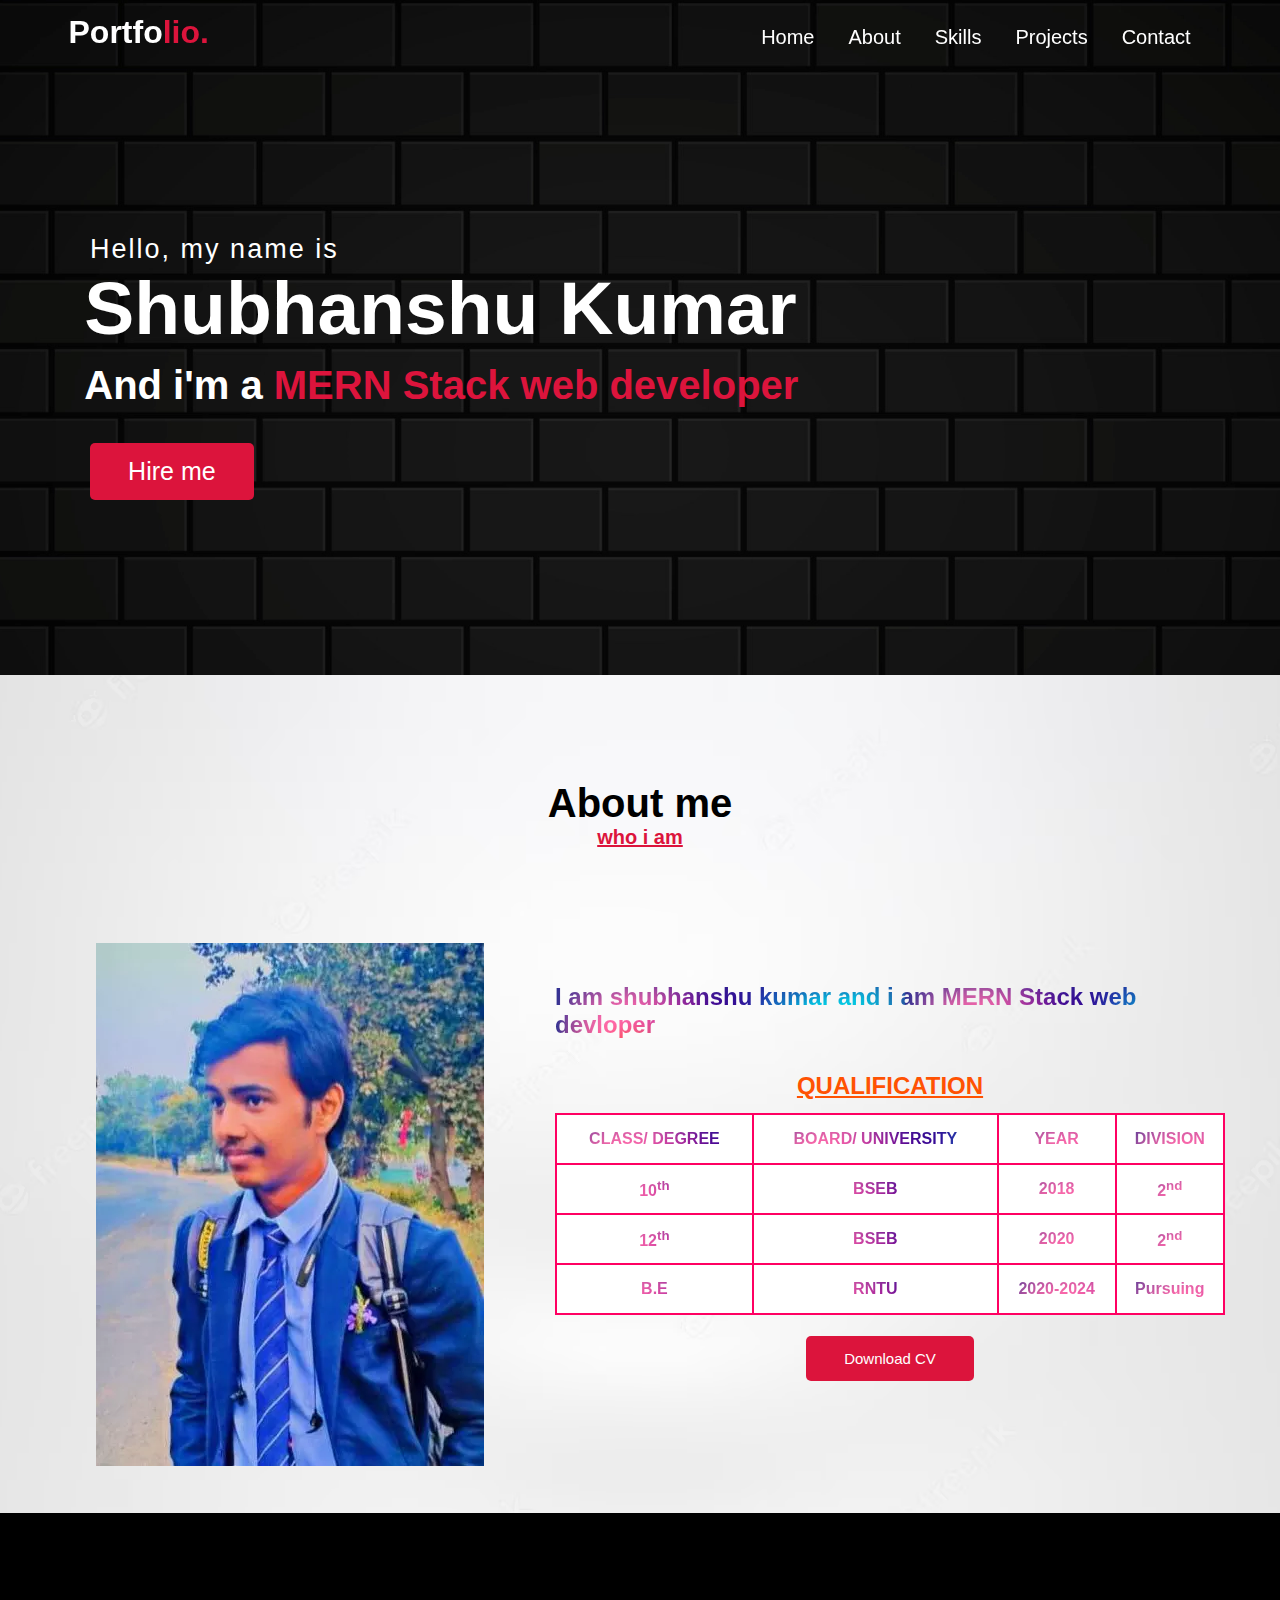
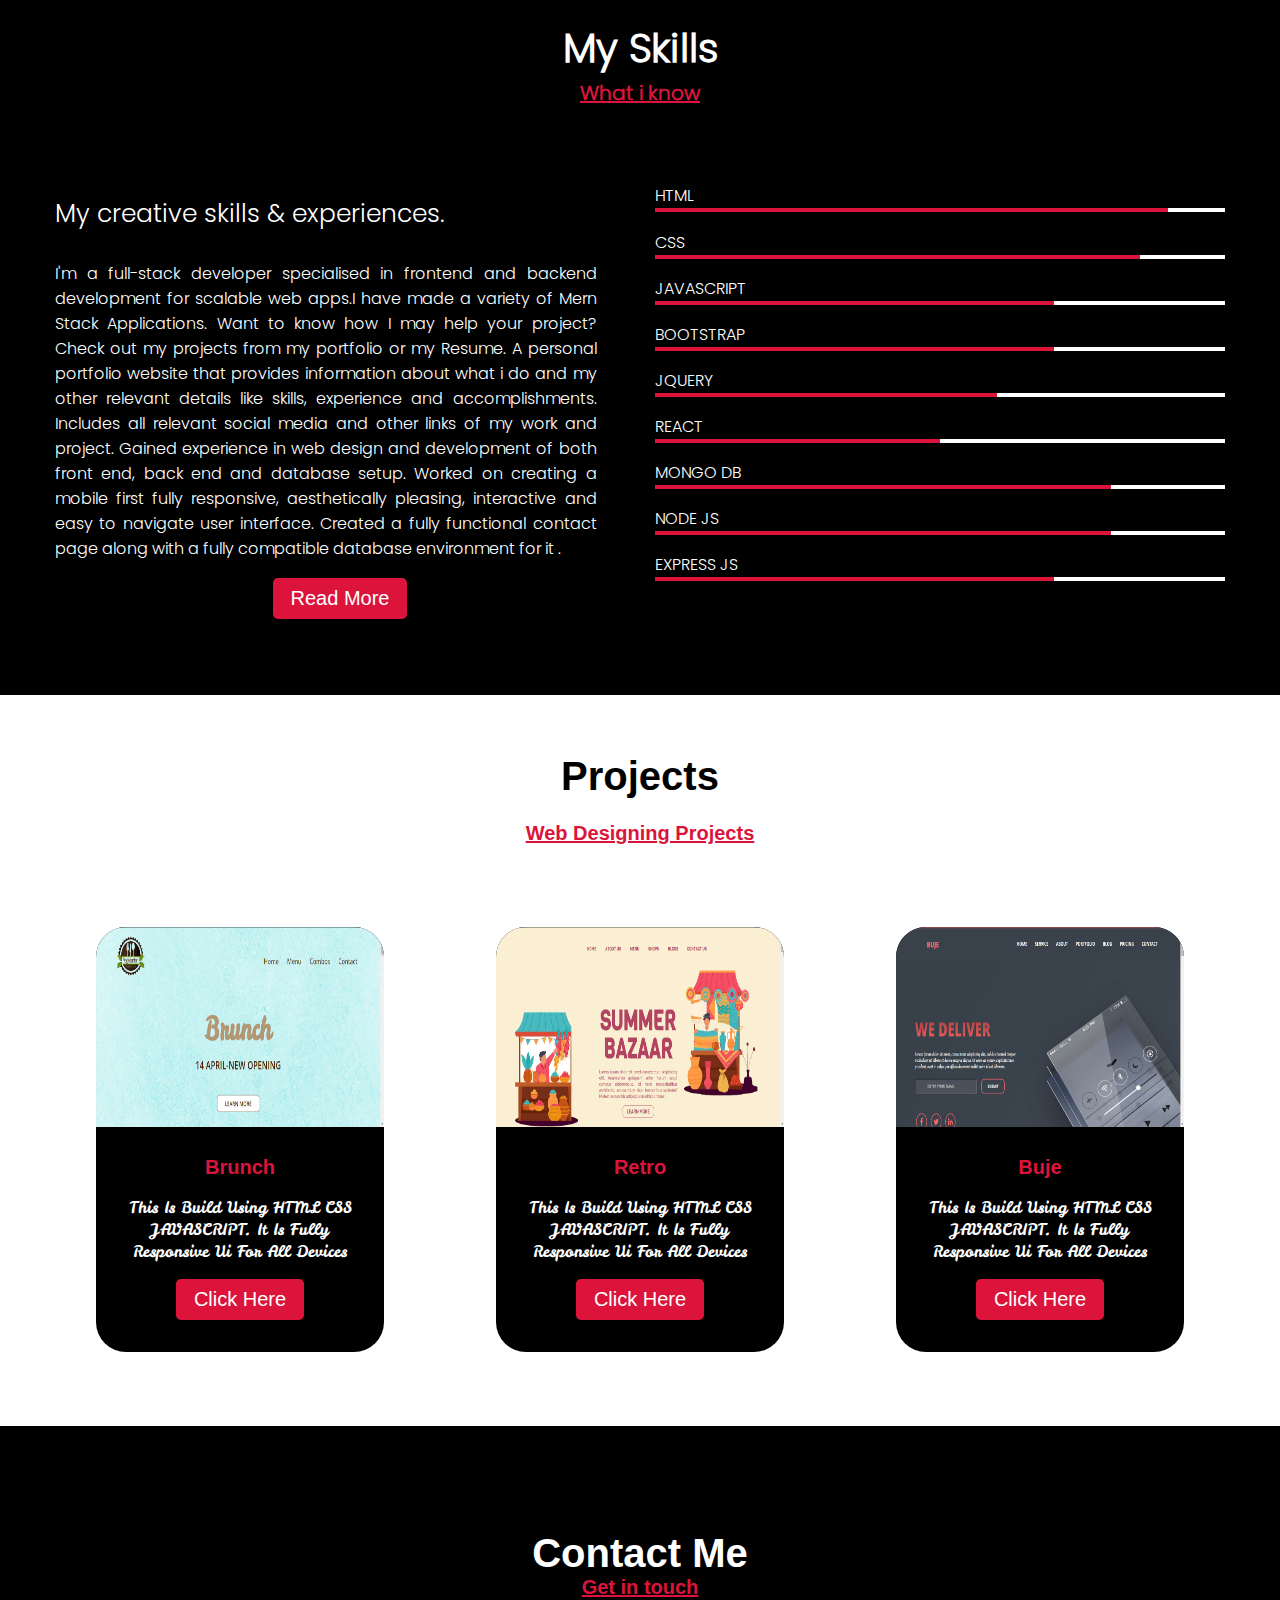
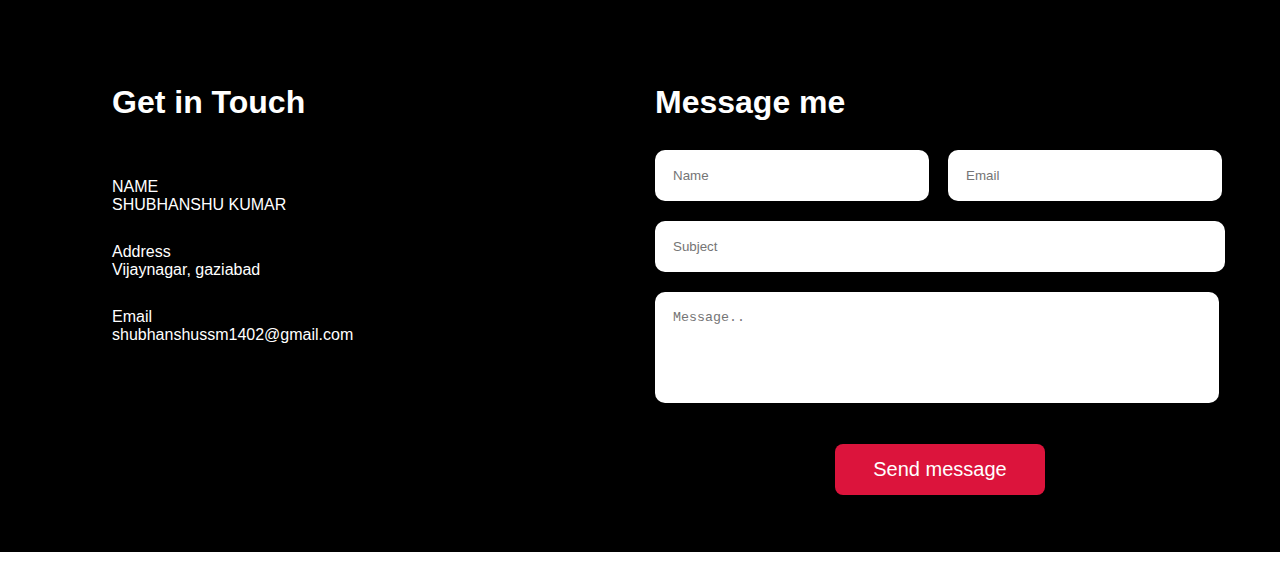
<file: portifolio/index.html>
<!DOCTYPE html>
<html lang="en">
  <head>
    <meta charset="UTF-8" />
    <meta http-equiv="X-UA-Compatible" content="IE=edge" />
    <meta name="viewport" content="width=device-width, initial-scale=1.0" />
    <meta name="description" content="Lorem deserunt mollitia quidem. Lorem ipsum dolor sit amet, consectetur adipisicing elit. Perferendis possimus ut reiciendis ipsum deserunt hic perspiciatis velit facere similique, sapiente molestias. Sed, fuga! Consequuntur ut iste aliquid minima adipisci facilis. Lorem ipsum dolor sit,">
    <title>portfolio</title>
    <link rel="stylesheet" href="./css/style.css"/>
    <link rel="shortcut icon" href="./images/portfolio_logo.ico" type="image/x-icon">
    <link rel="stylesheet" href="https://cdnjs.cloudflare.com/ajax/libs/font-awesome/6.4.0/css/all.min.css" integrity="sha512-iecdLmaskl7CVkqkXNQ/ZH/XLlvWZOJyj7Yy7tcenmpD1ypASozpmT/E0iPtmFIB46ZmdtAc9eNBvH0H/ZpiBw==" crossorigin="anonymous" referrerpolicy="no-referrer" />

    
  </head>
  <body>
    <div class="whole">
    <div class="wrap1">
        <div class="container">
            <div class="row">
                <div class="col3 col-m-6">
                <a href="#home"><h1>Portfo<span class="x">lio.</span></h1></a> 
                </div>
                <div class="col9 col-m-6">
                    <ul>
                      <span class="fa fa-close" ></span>
                    <li><a href="#home">Home</a></li>
                    <li><a href="#about">About</a></li>
                    <li><a href="#skills">Skills</a></li>
                    <li><a href="#project">Projects</a></li>
                    <li><a href="#contact">Contact</a></li>
                    </ul>
                      <div class="menu">
                    <i class="fa fa-bars icon ab" style="font-size:30px; transition: all 1s;"></i>
                 </div>
                </div>
            </div>
           
        </div>
    </div>
    <div class="wrap2"  id="home">
      <div class="container">
        <div class="row">
          <div class="col12 ">
            <p class="small">Hello, my name is</p>
            <p class="name">Shubhanshu Kumar</p>
            <p class="three">And i'm a <span class="y">MERN Stack web developer</span></p>
            <!-- <button onclick="btn()" class="btn"><a href="https://drive.google.com/file/d/113VoNWcxYxZT2YmeefLd0mRzHfMUUvUg/view?usp=drive_link">Hire me</a></button> -->
           <a href="./shubhanshu resume.pdf"> <button class="btn">Hire me</button></a>
        </div>
      </div>
    </div>
  </div>

    <div class="wrap3" id="about">
      <div class="container">
        <div class="row">
          <div class="col12 ">
            <p class="about">About me</p>
            <p class="a"><u>who i am</u></p>
          </div>
        </div>
        <div class="row">
          <div class="col5 col-two-6">
           <div class="img">
            <img class="img" src="./images/profile.webp" alt=""  width="388px"; height="523px";>
            
           </div>
          </div>
          <div class="col7 col-two-6">
            <p class="intro">I am shubhanshu kumar and i am MERN Stack web devloper</p>
            <p class="q"><u>QUALIFICATION</u></p>
            <table class="tbl" >
              <thead>
                <tr>
                  <th>CLASS/
                    DEGREE</th> 
                  <th>BOARD/
                    UNIVERSITY</th>
                  <th>YEAR</th> 
                  <th>DIVISION</th>
                </tr>
              </thead>
                <tbody>
                  <tr>
                    <td>10<sup>th</sup></td>
                    <td>BSEB</td>
                    <td>2018</td>
                    <td>2<SUP>nd</SUP></td>
                  </tr>
                  <tr>
                    <td>12<sup>th</sup></td>
                    <td>BSEB</td>
                    <td>2020</td>
                    <td>2<SUP>nd</SUP></td>
                  </tr>
                  <tr>
                    <td>B.E</td>
                    <td>RNTU</td>
                    <td>2020-2024</td>
                    <td>Pursuing</td>
                  </tr>
                </tbody>
            </table>
            <a href="./shubhanshu resume.pdf" download> <button class="btn">Download CV</button></a>
          </div>
        </div>
      </div>
    </div>
    <div class="wrap4" id="skills">
      <div class="container">
        <div class="row">
          <div class="col12">
            <p class="skills">My Skills</p>
            <p class="k"><u>What i know</u></p>
          </div>
        </div>
        <div class="row" >
          <div class="col6 col-three-12">
            <p class="h">My creative skills & experiences.</p>
            <p class="sk">I'm a full-stack developer specialised in frontend and backend development for scalable web apps.I have made a variety of Mern Stack Applications. Want to know how I may help your project? Check out my projects from my portfolio or my Resume. A personal portfolio website that provides information about what i do and my other relevant details like skills, experience and accomplishments. Includes all relevant social media and other links of my work and project. Gained experience in web design and development of both front end, back end and database setup. Worked on creating a mobile first fully responsive, aesthetically pleasing, interactive and easy to navigate user interface. Created a fully functional contact page along with a fully compatible database environment for it .</p>

            <button onclick="rm()" class="btn">Read More</button>
          </div>
          <div class="col6 col-three-12">
          <p class="a"><span class="l"> HTML</span></p>
          <div class="bar">
            <div class="skill html"></div>
          </div>
          
          <p class="a"><span class="l"> CSS</span></p>
          <div class="bar">
            <div class="skill css"></div>
          </div>

          <p class="a"><span class="l"> JAVASCRIPT</span></p>
          <div class="bar">
            <div class="skill javascript"></div>
          </div>

          <p class="a"><span class="l"> BOOTSTRAP</span></p>
          <div class="bar">
            <div class="skill bootstrap"></div>
          </div>

          <p class="a"><span class="l"> JQUERY</span></p>
          <div class="bar">
            <div class="skill jquery"></div>
          </div>

          <p class="a"><span class="l"> REACT</span></p>
          <div class="bar">
            <div class="skill react"></div>
          </div>

          <p class="a"><span class="l"> MONGO DB</span></p>
          <div class="bar">
            <div class="skill mongo"></div>
          </div>

          <p class="a"><span class="l"> NODE JS</span></p>
          <div class="bar">
            <div class="skill node"></div>
          </div>

          <p class="a"><span class="l"> EXPRESS JS</span></p>
          <div class="bar">
            <div class="skill express"></div>
          </div>
        </div>
        </div>
      </div>
    </div>
    <div class="wrap5" id="project">
      <div class="container">
        <div class="row">
          <div class="col12">
            <h1>Projects</h1>
          </div>
        </div>
        <div class="row">
          <div class="col12">
            <h2><u>Web Designing Projects</u></h2>
          </div>
        </div>
        <div class="row">
          <div class="col3 col-three-12 col-two-6 a">
            <div class="box">
              <div class="first">
                <a href="https://shubhanshu-bunch.netlify.app/" class="im"><img src="./images/Project 1.png" alt="" height="200px" width="370px"></a>
                <div class="second">
                  <a href="https://shubhanshu-bunch.netlify.app/" class="he"><h3>brunch</h3></a>
                  <p><a href="https://shubhanshu-bunch.netlify.app/" class="par">This Is Build Using HTML CSS JAVASCRIPT. it is fully responsive ui for all devices</a></p>
                  <a href="https://shubhanshu-bunch.netlify.app/" class="b"><button class="btn">Click Here</button></a>
                  
                </div>
              </div>
            </div>
          </div>
          <div class="col3 col-three-12 col-two-6 a">
            <div class="box">
              <div class="first">
                <a href="https://shubhanshu-retro.netlify.app/" class="im"><img src="./images/Project 2.png" alt="" height="200px" width="370px"></a>
                <div class="second">
                  <a href="https://shubhanshu-retro.netlify.app/" class="he"><h3>retro</h3></a>
                  <p><a href="https://shubhanshu-retro.netlify.app/" class="par">This Is Build Using HTML CSS JAVASCRIPT. it is fully responsive ui for all devices</a></p>
                  <a href="https://shubhanshu-retro.netlify.app/" class="b"><button class="btn">Click Here</button></a>
                </div>
              </div>
            </div>
          </div>
          <div class="col3 col-three-12 col-two-12 a">
            <div class="box">
              <div class="first">
                <a href="https://shubhanshu-buje.netlify.app/" class="im"><img src="./images/Project 3.png" alt="" height="200px" width="370px"></a>
                <div class="second">
                  <a href="https://shubhanshu-buje.netlify.app/" class="he"><h3>buje</h3></a>
                  <p><a href="https://shubhanshu-buje.netlify.app/" class="par">This Is Build Using HTML CSS JAVASCRIPT. it is fully responsive ui for all devices</a></p>
                  <a href="https://shubhanshu-buje.netlify.app/" class="b"><button class="btn">Click Here</button></a>
                </div>
              </div>
            </div>
          </div>
        </div>

      </div>
    </div>

    <div class="wrap6" id="contact">
      <div class="container">
        <div class="row">
          <div class="col12">
            <p class="contact">Contact Me</p>
            <p class="k"><u>Get in touch</u></p>
          </div>
        </div>
        <div class="row">
          <div class="col6 col-five-12">
            <h1 class="g">Get in Touch</h1>
            <div class="fw">
            <i class='fas fa-user'></i>
            <div class="info">
              <div class="head">NAME</div>
              <div class="body">SHUBHANSHU KUMAR</div>
            </div>
            </div>
            <div class="fw">
            <i class="fa fa-map-marker"></i>
            <div class="info">
              <div class="head">Address</div>
              <div class="body">Vijaynagar, gaziabad</div>
            </div>
            </div>
            <div class="fw">
            <i class="fa fa-envelope"></i>
            <div class="info">
              <div class="head">Email</div>
              <div class="body">shubhanshussm1402@gmail.com</div>
            </div>
            </div>
          </div>
          <div class="col6 col-three-12">
            <h1 class="m">Message me</h1>
           <label> <input type="text" class="x" placeholder="Name" required style="margin-right: 15px;"></label>
           <label> <input type="text" class="x" placeholder="Email"></label>
           <label> <input type="text" class="y" placeholder="Subject"></label>
            <textarea id="z"  name=""  rows="5" style="resize: none;" placeholder="Message.." required="" ></textarea>
            <button onclick="rm()" class="btn">Send message</button>
          </div>
        </div>
      </div>
    </div>
    <div class="wrap7">
      <div class="container">
        <div class="row">
          <div class="col12">
            <p class="f">Created By <a href="#" target="_blank">SHUBHANSHU KUMAR </a>| &copy 2023 All Rights Reserved.</p>
          </div>
        </div>
      </div>
    </div>
    <script src="./js/main.js"></script>
  </body>
</html>
</file>
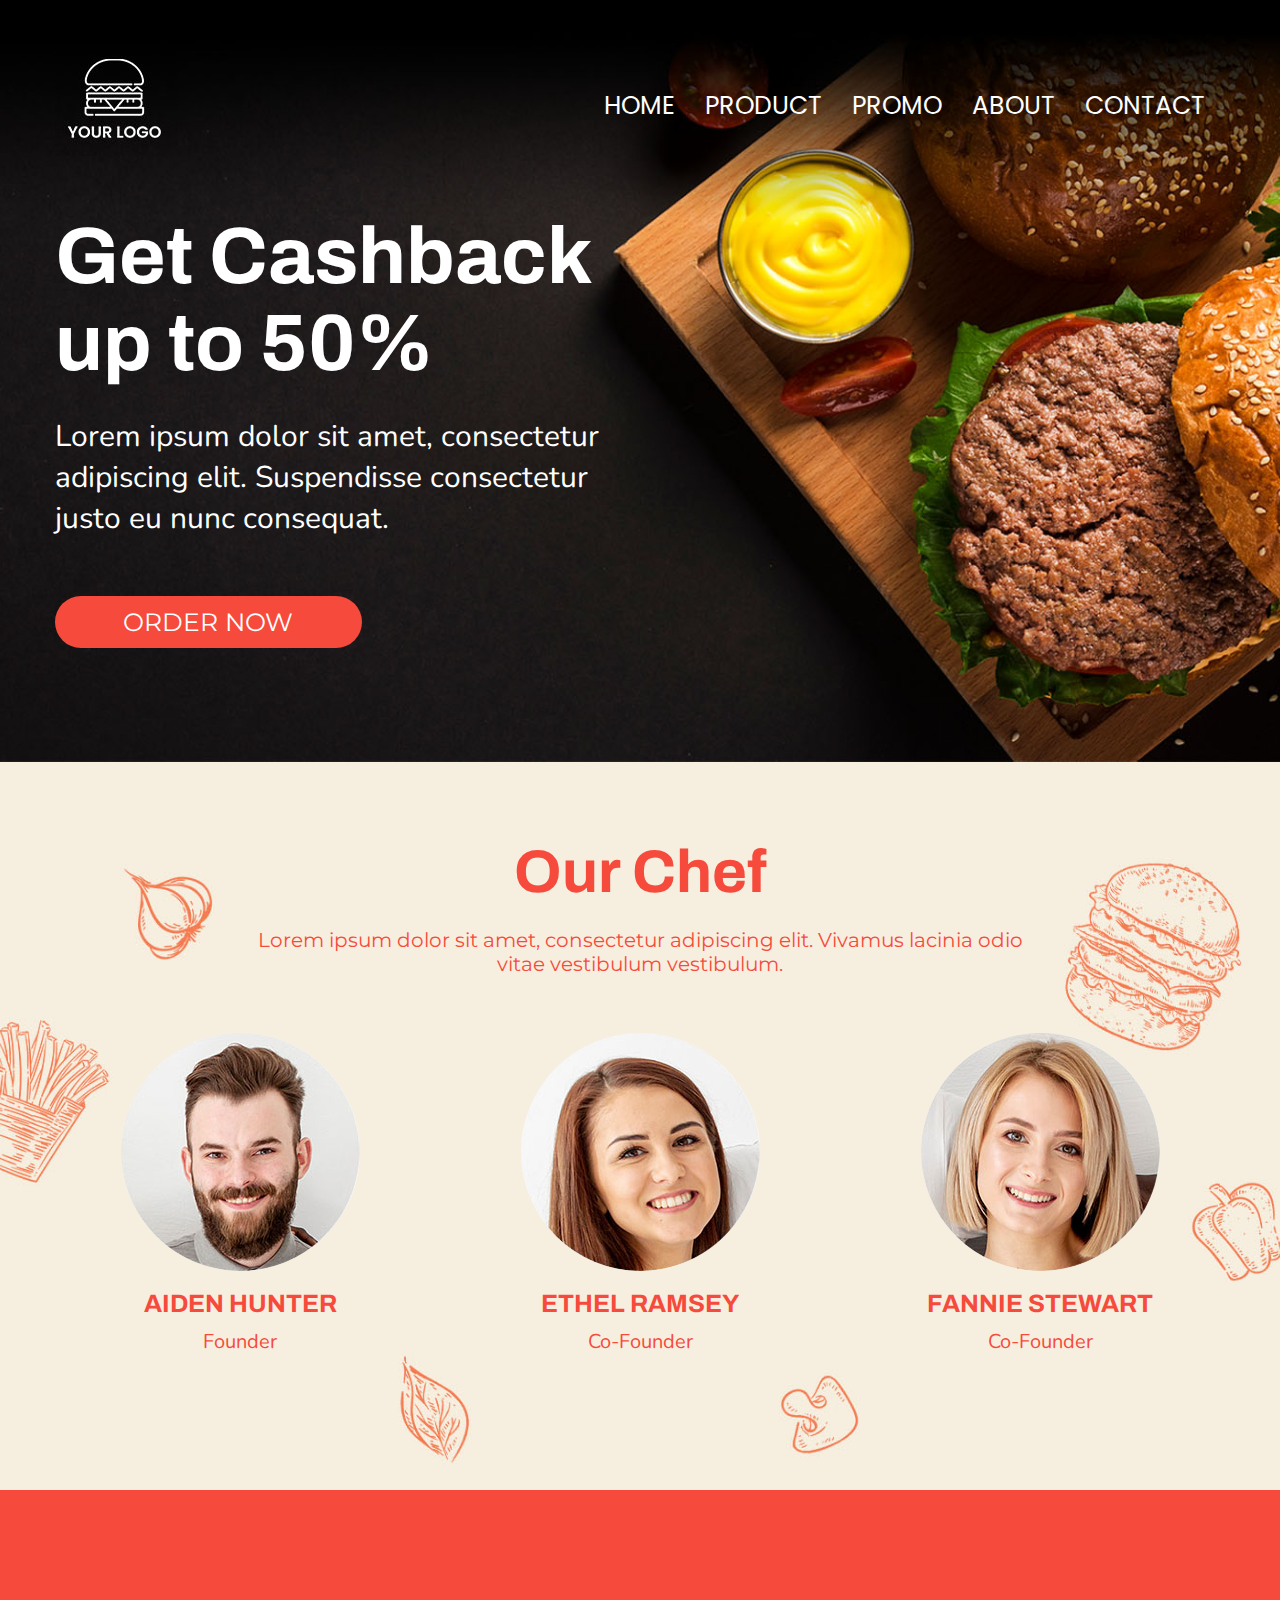
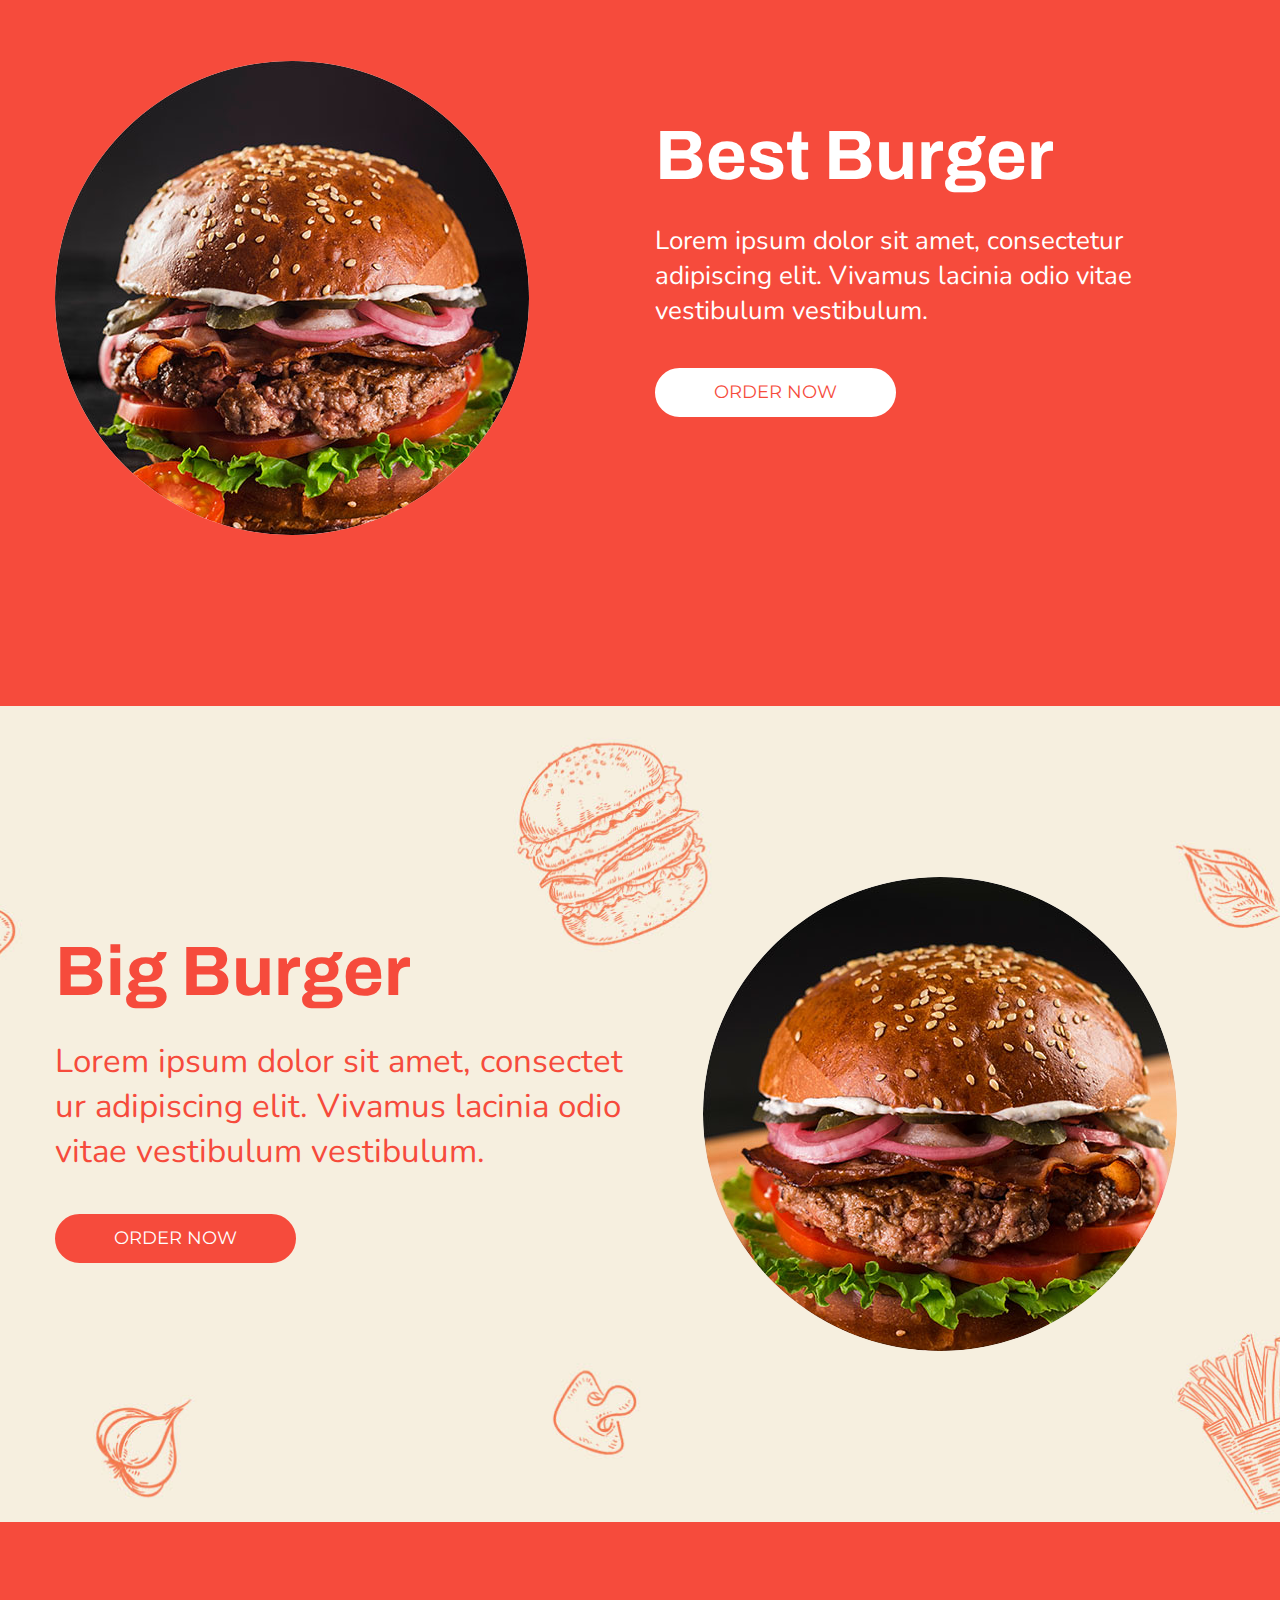
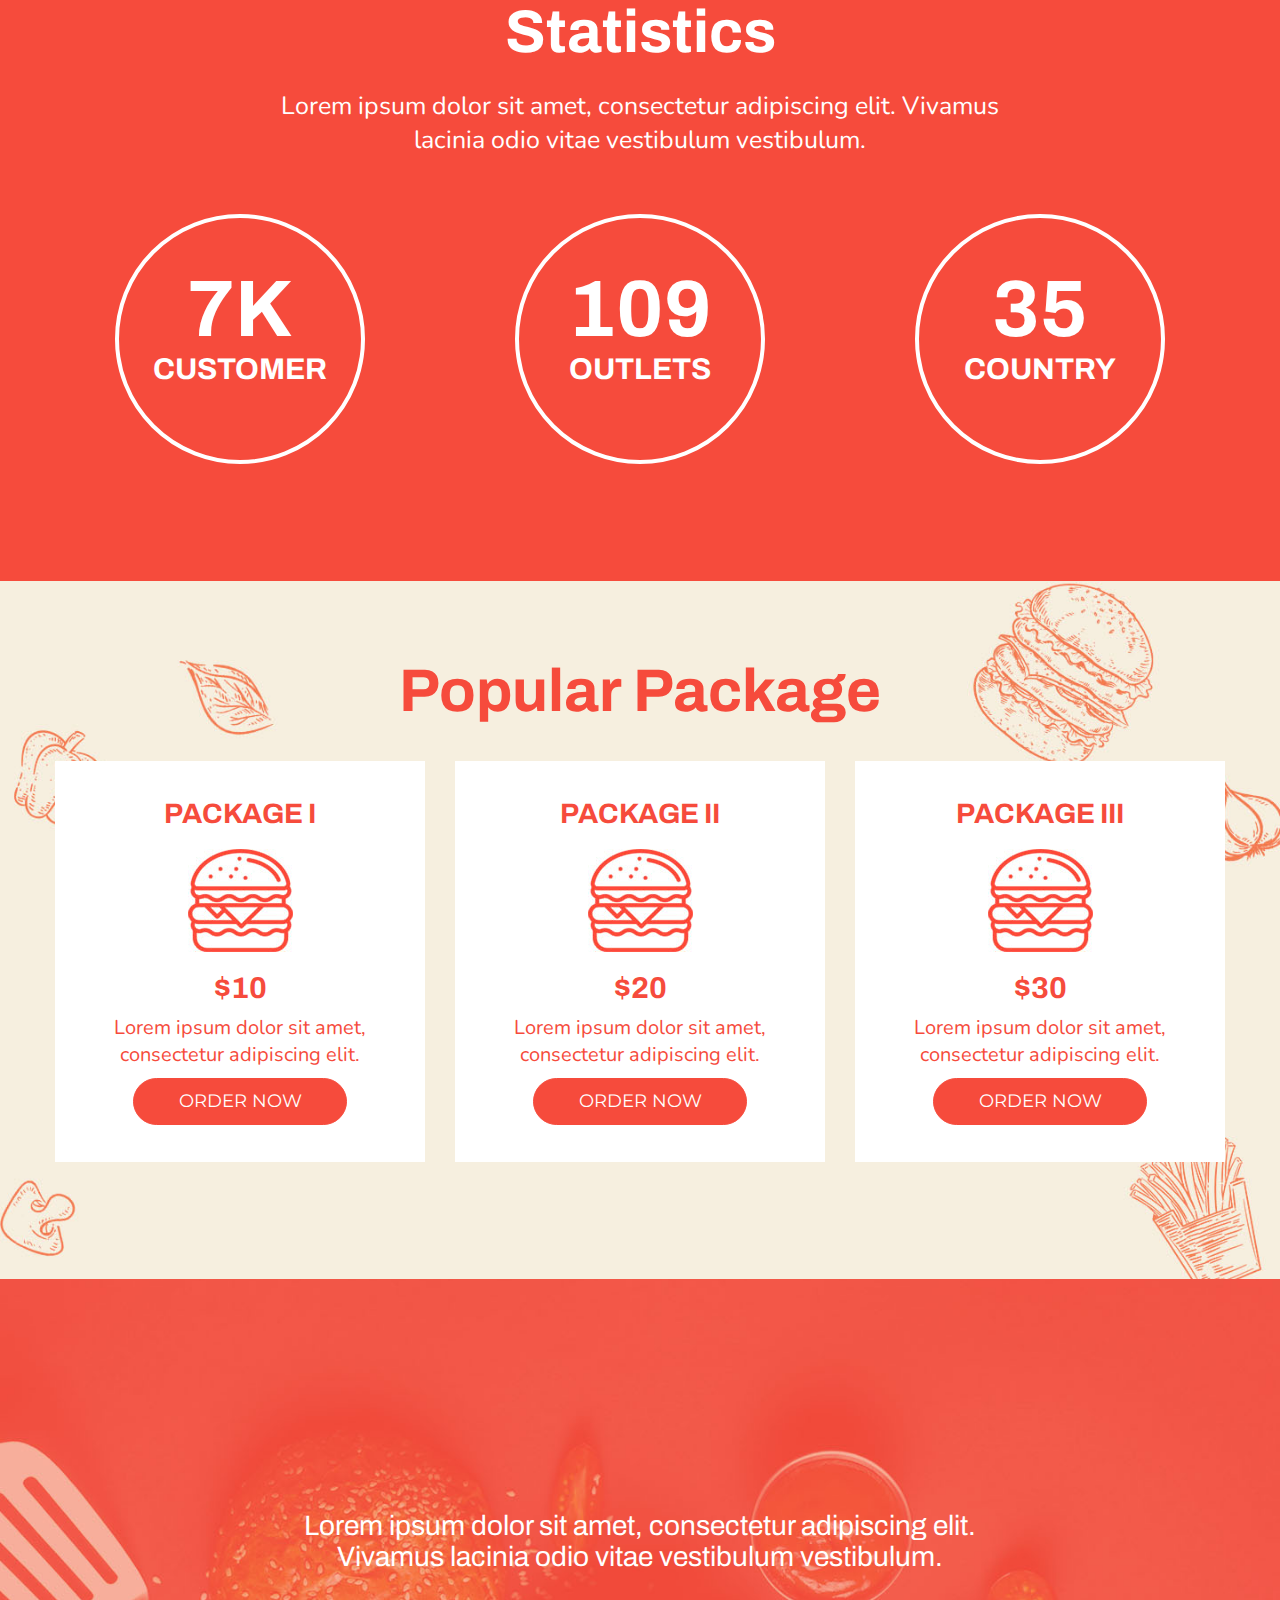
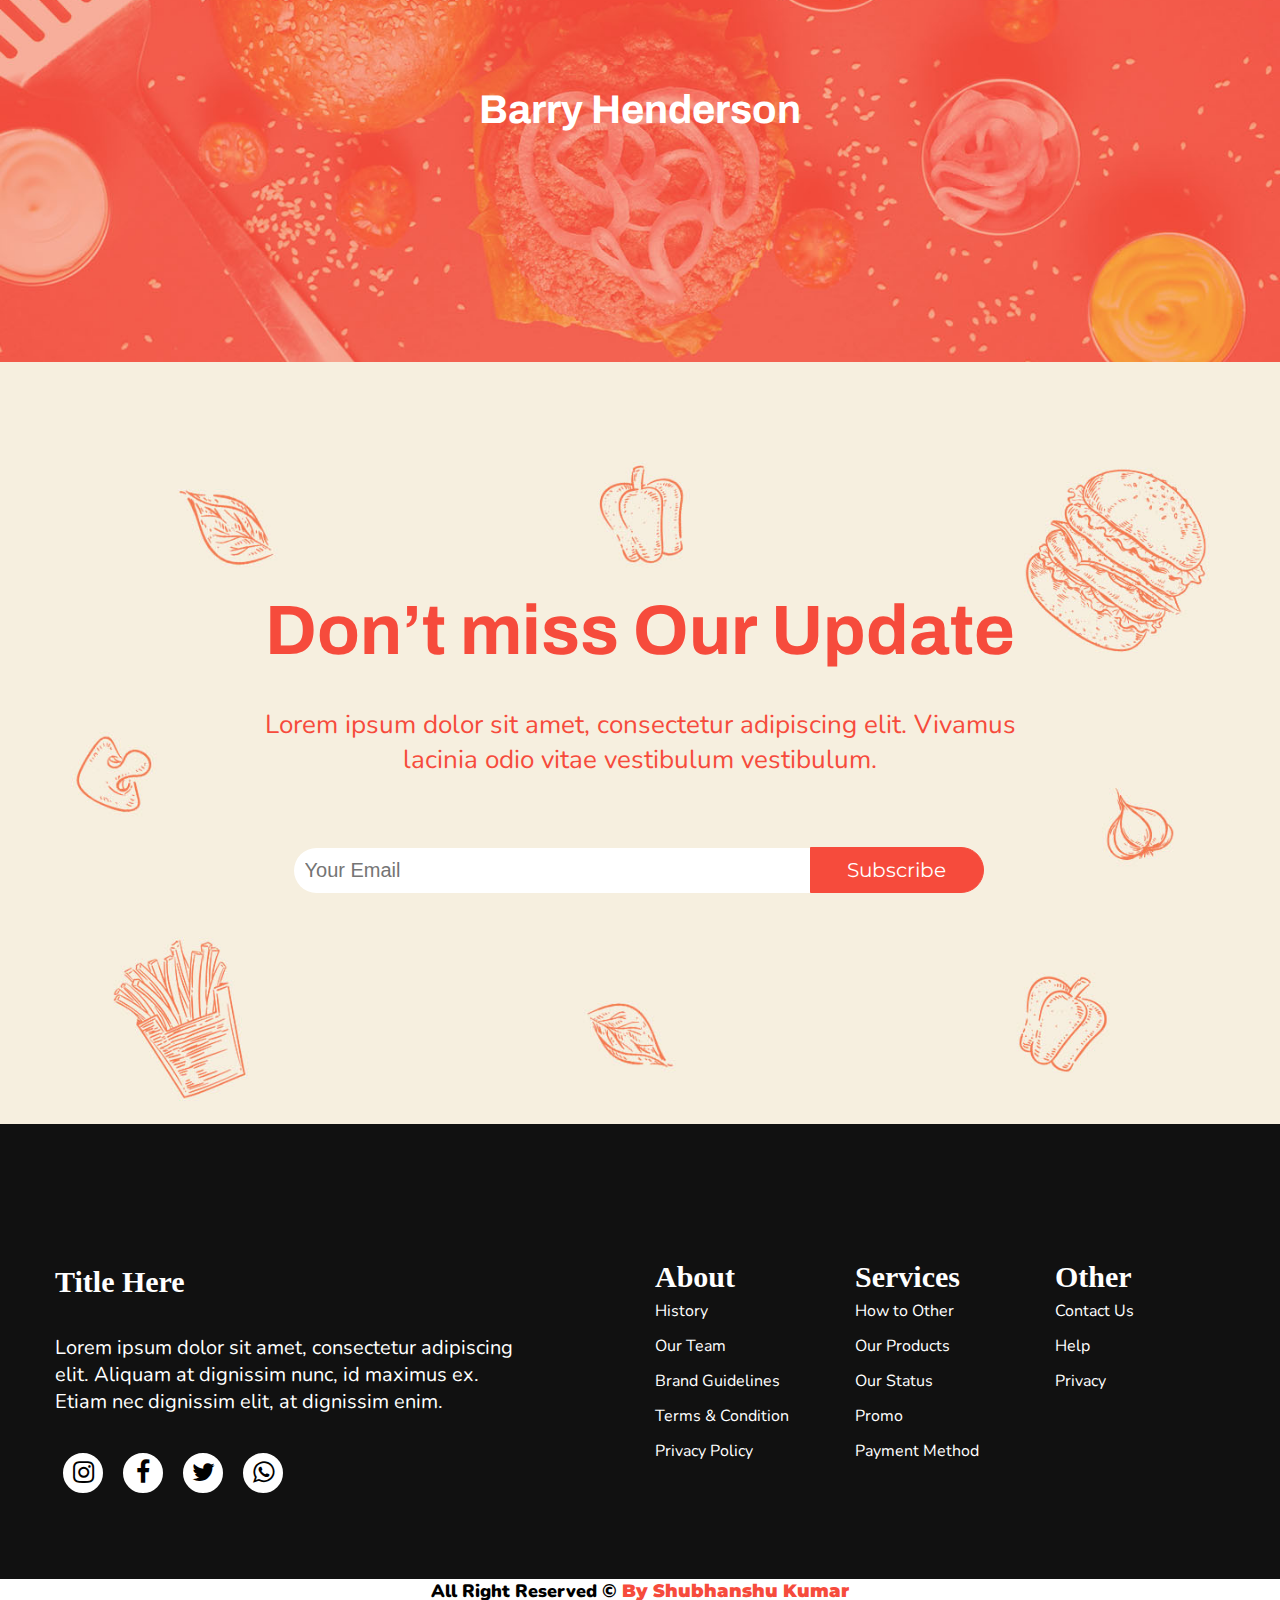
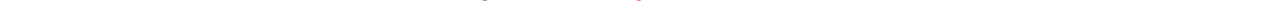
<file: Restro/index.html>
<!DOCTYPE html>
<html lang="zxx">
<head>
    <meta charset="UTF-8">
    <meta http-equiv="X-UA-Compatible" content="IE=edge">
    <meta name="viewport" content="width=device-width, initial-scale=1.0">

    <link rel="preconnect" href="https://fonts.googleapis.com">
    <link rel="preconnect" href="https://fonts.gstatic.com" crossorigin>
    <link href="https://fonts.googleapis.com/css2?family=Poppins:wght@400;600&display=swap" rel="stylesheet">  

    <link rel="preconnect" href="https://fonts.googleapis.com">
    <link rel="preconnect" href="https://fonts.gstatic.com" crossorigin>
    <link href="https://fonts.googleapis.com/css2?family=Archivo:wght@700&family=Poppins:wght@400;600&display=swap" rel="stylesheet">

    <link rel="preconnect" href="https://fonts.googleapis.com">
    <link rel="preconnect" href="https://fonts.gstatic.com" crossorigin>
    <link href="https://fonts.googleapis.com/css2?family=Archivo:wght@700&family=Nunito&family=Poppins:wght@400;600&display=swap" rel="stylesheet">

    <link rel="preconnect" href="https://fonts.googleapis.com">
    <link rel="preconnect" href="https://fonts.gstatic.com" crossorigin>
    <link href="https://fonts.googleapis.com/css2?family=Archivo:wght@700&family=Montserrat:wght@700&family=Nunito&family=Poppins:wght@400;600&display=swap" rel="stylesheet">

    <title>Archana Restro</title>
    <link rel="shortcut icon" href="./bakery-shop.png" type="image/x-icon">
    <link rel="stylesheet" href="./style.css">

    <link rel="stylesheet" href="https://cdnjs.cloudflare.com/ajax/libs/font-awesome/4.7.0/css/font-awesome.css" integrity="sha512-5A8nwdMOWrSz20fDsjczgUidUBR8liPYU+WymTZP1lmY9G6Oc7HlZv156XqnsgNUzTyMefFTcsFH/tnJE/+xBg==" crossorigin="anonymous" referrerpolicy="no-referrer">
</head>
<body>
    <div class="wrap1">
        <div class="container">
              <div class="row">
                <div class="col3">
                    <img src="./img/logo.jpg" alt="" >
                </div>
                <div class="col9">
                    <nav>
                        <span class="fa fa-bars fa-2x menu"></span>
                        <ul>
                            <li><a href="">HOME</a></li>
                            <li><a href="">PRODUCT</a></li>
                            <li><a href="">PROMO</a></li>
                            <li><a href="">ABOUT</a></li>
                            <li><a href="">CONTACT</a></li>
                        </ul>
                    </nav>
                </div>
              </div>
              <div class="row">
                <div class="col6 col-l-8 col-m-10 col-p-12">
                    <h1>Get Cashback up to 50%</h1>
                    <p>Lorem ipsum dolor sit amet, consectetur adipiscing elit. Suspendisse consectetur justo eu nunc consequat.</p>
                    <button>ORDER NOW</button>
                </div>
                <div class="col6 col-l-4 col-m-2 col-p-12"></div>
              </div>
        </div>
    </div>

    <div class="wrap2">
        <div class="container">
            <div class="row">
                <div class="col2 col-t-12"></div>
                <div class="col8 col-t-12">
                    <h2>Our Chef</h2>
                    <p>Lorem ipsum dolor sit amet, consectetur adipiscing elit. Vivamus lacinia odio vitae vestibulum vestibulum. </p>
                </div>
                <div class="col2 col-t-12"></div>
            </div>
            <div class="row one">
                <div class="col4 col-m-12">
                    <img src="./img/img3.jpg" alt="">
                    <h3>AIDEN HUNTER</h3>
                    <p>Founder</p>
                </div>
                <div class="col4 col-m-12">
                    <img src="./img/img2.jpg" alt="">
                    <h3>ETHEL RAMSEY</h3>
                    <p>Co-Founder</p>
                </div>
                <div class="col4 col-m-12">
                    <img src="./img/img1.jpg" alt="">
                    <h3>FANNIE STEWART</h3>
                    <p>Co-Founder</p>
                </div>
            </div>
        </div>
    </div>

    <div class="wrap3">
        <div class="container">
            <div class="row">
                <div class="col6 col-m-12">
                    <img src="./img/img4.jpg" alt="">
                </div>
                <div class="col6 col-m-12">
                    <h2>Best Burger</h2>
                    <p>Lorem ipsum dolor sit amet, consectetur adipiscing elit. Vivamus lacinia odio vitae vestibulum vestibulum. </p>
                    <button>ORDER NOW</button>
                </div>
            </div>
        </div>
    </div>

    <div class="wrap4">
        <div class="container">
            <div class="row">
                <div class="col6 col-m-12">
                    <h2>Big Burger</h2>
                    <p>Lorem ipsum dolor sit amet, consectetur adipiscing elit. Vivamus lacinia odio vitae vestibulum vestibulum. </p>
                    <button>ORDER NOW</button>
                </div>
                <div class="col6 col-m-12">
                    <img src="./img/img5.jpg" alt="">
                </div>
            </div>
        </div>
    </div>

    <div class="wrap5">
        <div class="container">
            <div class="row">
                <div class="col2 col-t-12"></div>
                <div class="col8 col-t-12">
                    <h2>Statistics</h2>
                    <p>Lorem ipsum dolor sit amet, consectetur adipiscing elit. Vivamus lacinia odio vitae vestibulum vestibulum. </p>
                </div>
                <div class="col2 col-t-12"></div>
            </div>
            <div class="row one">
                <div class="col4 col-m-12">
                    <div class="stacks">
                        <h3>7K</h3>
                        <h4>CUSTOMER</h4>
                    </div>
                </div>
                <div class="col4 col-m-12">
                    <div class="stacks">
                        <h3>109</h3>
                        <h4>OUTLETS</h4>
                    </div>
                </div>
                <div class="col4 col-m-12">
                    <div class="stacks">
                        <h3>35</h3>
                        <h4>COUNTRY</h4>
                    </div>
                </div>
            </div>
        </div>
    </div>

    <div class="wrap6">
        <div class="container">
            <div class="row">
                <div class="col2 col-t-12"></div>
                <div class="col8 col-t-12">
                    <h2>Popular Package</h2>
                </div>
                <div class="col2 col-t-12"></div>
            </div>
            <div class="row one">
                <div class="col4 col-m-12">
                    <div class="box">
                        <h3>PACKAGE I</h3>
                        <img src="./img/logo2.jpg" alt="">
                        <h4>$10</h4>
                        <p>Lorem ipsum dolor sit amet, consectetur adipiscing elit.</p>
                        <button>ORDER NOW</button>
                    </div>
                </div>
                <div class="col4 col-m-12">
                    <div class="box">
                        <h3>PACKAGE II</h3>
                        <img src="./img/logo2.jpg" alt="">
                        <h4>$20</h4>
                        <p>Lorem ipsum dolor sit amet, consectetur adipiscing elit.</p>
                        <button>ORDER NOW</button>
                    </div>
                </div>
                <div class="col4 col-m-12">
                    <div class="box">
                        <h3>PACKAGE III</h3>
                        <img src="./img/logo2.jpg" alt="">
                        <h4>$30</h4>
                        <p>Lorem ipsum dolor sit amet, consectetur adipiscing elit.</p>
                        <button>ORDER NOW</button>
                    </div>
                </div>
            </div>
        </div>
    </div>

    <div class="wrap7">
        <div class="container">
            <div class="row">
                <div class="col2 col-t-12"></div>
                <div class="col8 col-t-12">
                    <blockquote>Lorem ipsum dolor sit amet, consectetur adipiscing elit. Vivamus lacinia odio vitae vestibulum vestibulum. </blockquote>
                    <h2>Barry Henderson</h2>
                </div>
                <div class="col2 col-t-12"></div>
            </div>
        </div>
    </div>

    <div class="wrap8">
        <div class="container">
            <div class="row">
                <div class="col2 col-t-12"></div>
                <div class="col8 col-t-12">
                    <h2>Don’t miss Our Update</h2>
                    <p>Lorem ipsum dolor sit amet, consectetur adipiscing elit. Vivamus lacinia odio vitae vestibulum vestibulum. </p>
                    <form >
                        <input type="text" placeholder="Your Email">
                        <button>Subscribe</button>
                    </form>
                </div>
                <div class="col2 col-t-12"></div>
            </div>
        </div>
    </div>

    <div class="wrap9">
        <div class="container">
          <div class="row">
            <div class="col5 col-t-12">
              <h2>Title Here</h2>
              <p>
                Lorem ipsum dolor sit amet, consectetur adipiscing elit. Aliquam
                at dignissim nunc, id maximus ex. Etiam nec dignissim elit, at
                dignissim enim.
              </p>
              <span class="fa fa-instagram"></span>
              <span class="fa fa-facebook"></span>
              <span class="fa fa-twitter"></span>
              <span class="fa fa-whatsapp"></span>
            </div>
            <div class="col1 col-t-12"></div>
            <div class="col2 col-t-4 col-p-12">
              <h2 class="heading">About</h2>
              <ul>
                <li><a href="">History</a></li>
                <li><a href="">Our Team</a></li>
                <li><a href="">Brand Guidelines</a></li>
                <li><a href="">Terms & Condition</a></li>
                <li><a href="">Privacy Policy</a></li>
              </ul>
            </div>
            <div class="col2 col-t-4 col-p-12">
              <h2 class="heading">Services</h2>
              <ul>
                <li><a href="">How to Other</a></li>
                <li><a href="">Our Products</a></li>
                <li><a href="">Our Status</a></li>
                <li><a href="">Promo</a></li>
                <li><a href="">Payment Method</a></li>
              </ul>
            </div>
            <div class="col2 col-t-4 col-p-12 one">
              <h2 class="heading">Other</h2>
              <ul>
                <li><a href="">Contact Us</a></li>
                <li><a href="">Help</a></li>
                <li><a href="">Privacy</a></li>
              </ul>
            </div>
          </div>
        </div>
      </div>

      <div class="wrap10">
        <div class="container">
            <div class="row">
                <div class="col12">
                    <p>All Right Reserved &copy;<span> By Shubhanshu Kumar</span></p>
                </div>
            </div>
        </div>
      </div>
  
      <script src="./jquery-3.6.1.min.js"></script>
    <script src="./index.js"></script>
</body>
</html>
</file>
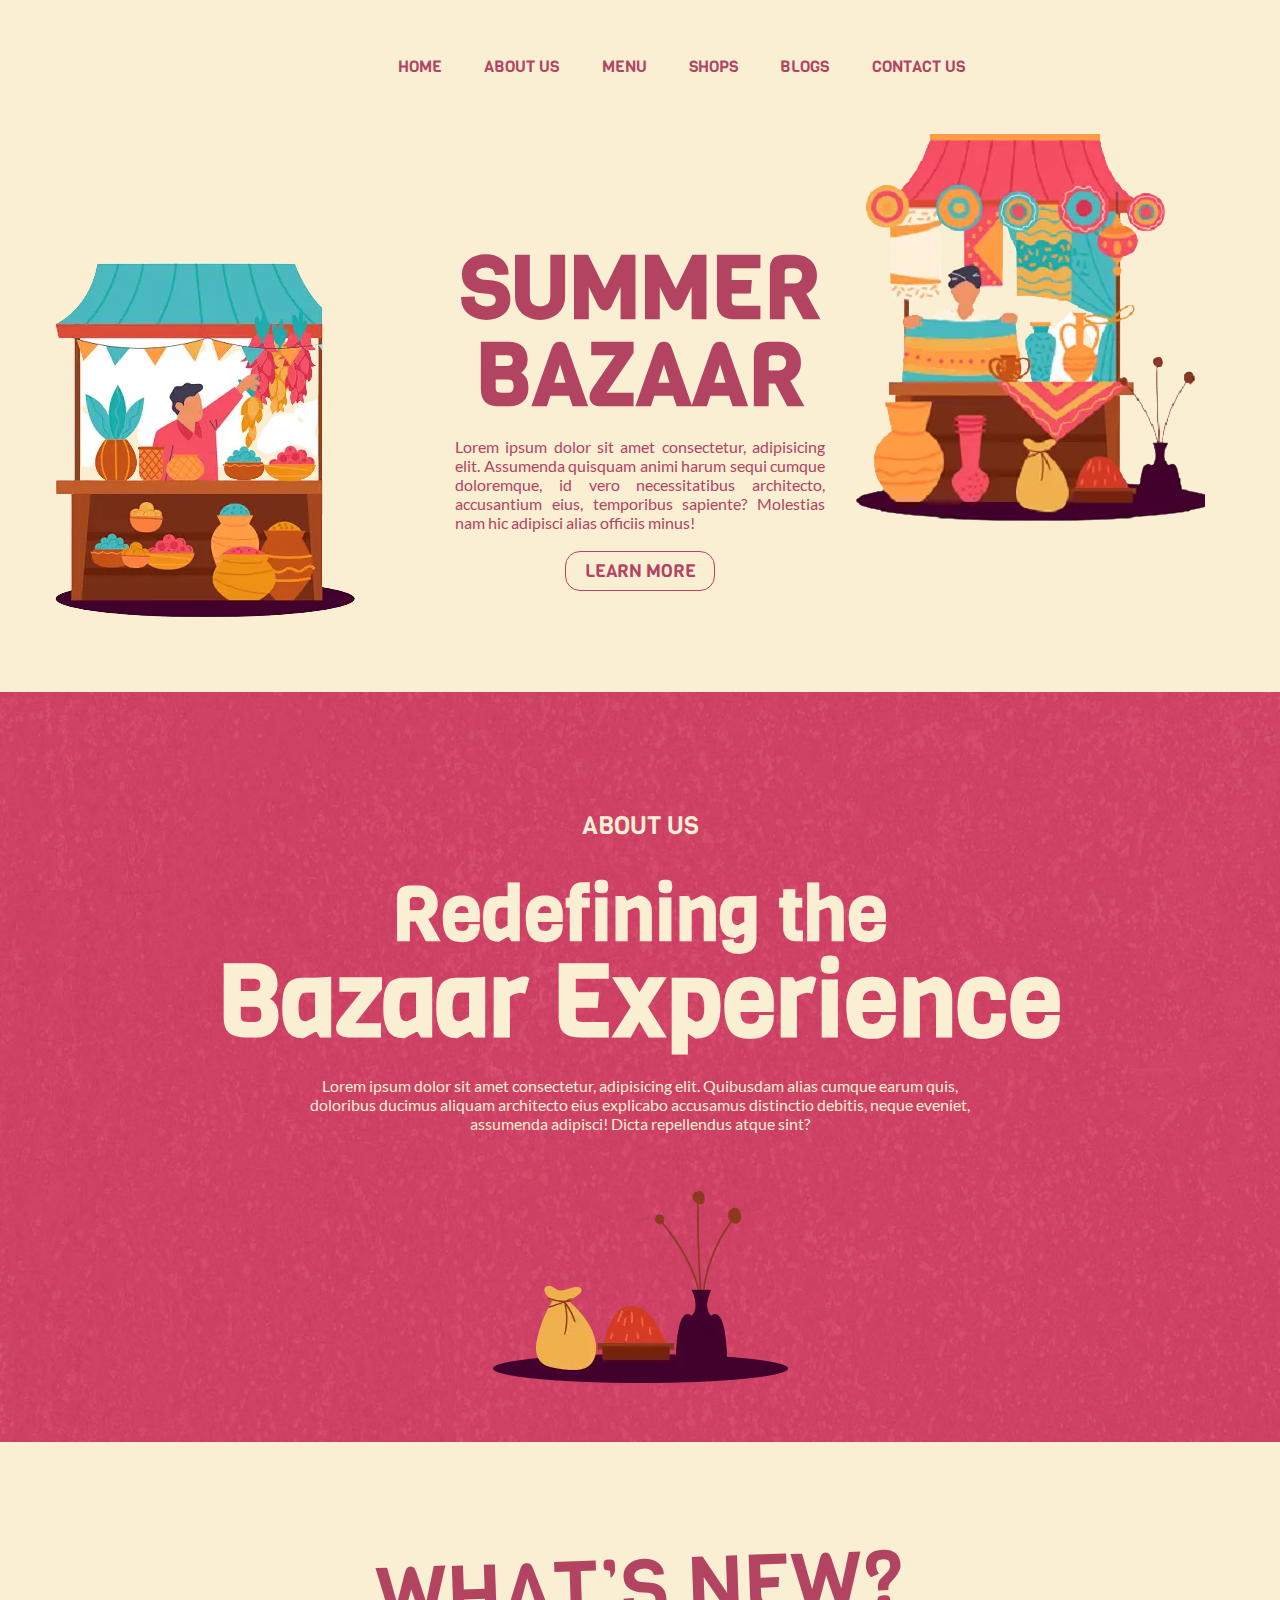
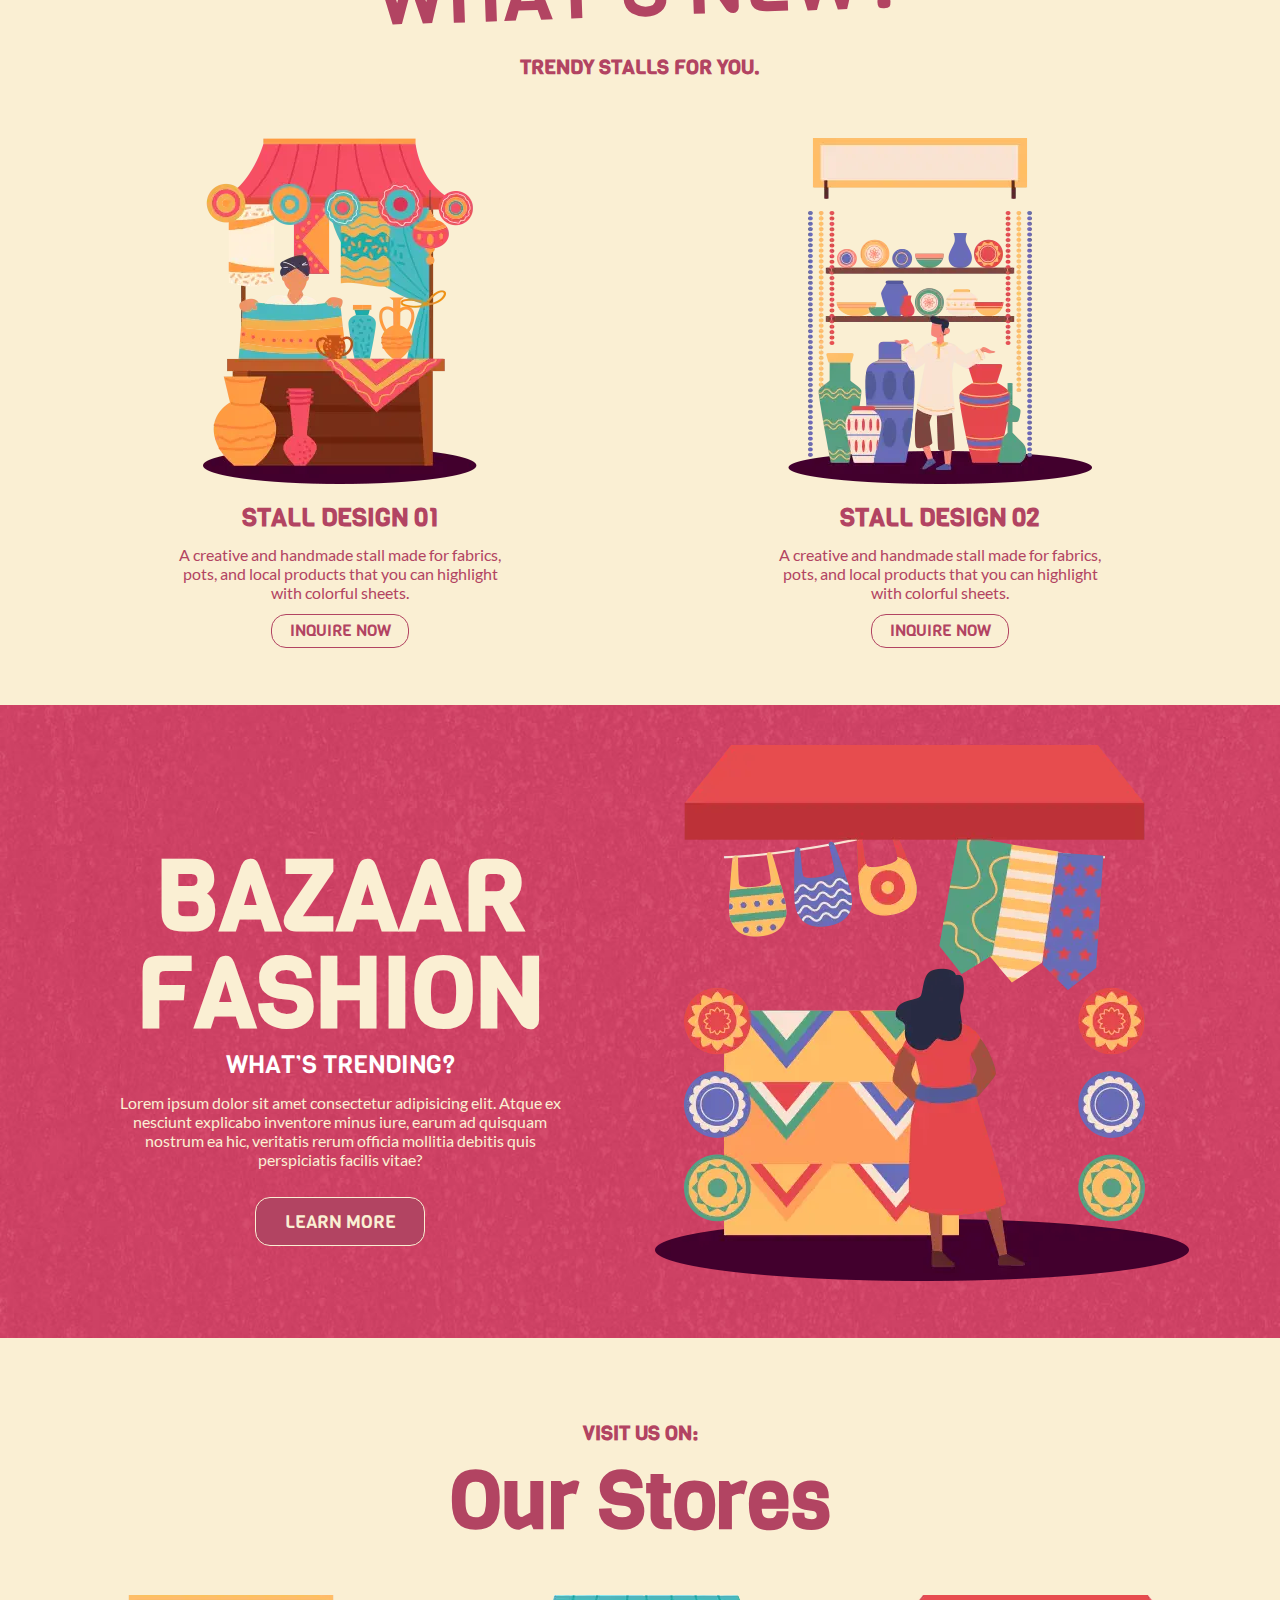
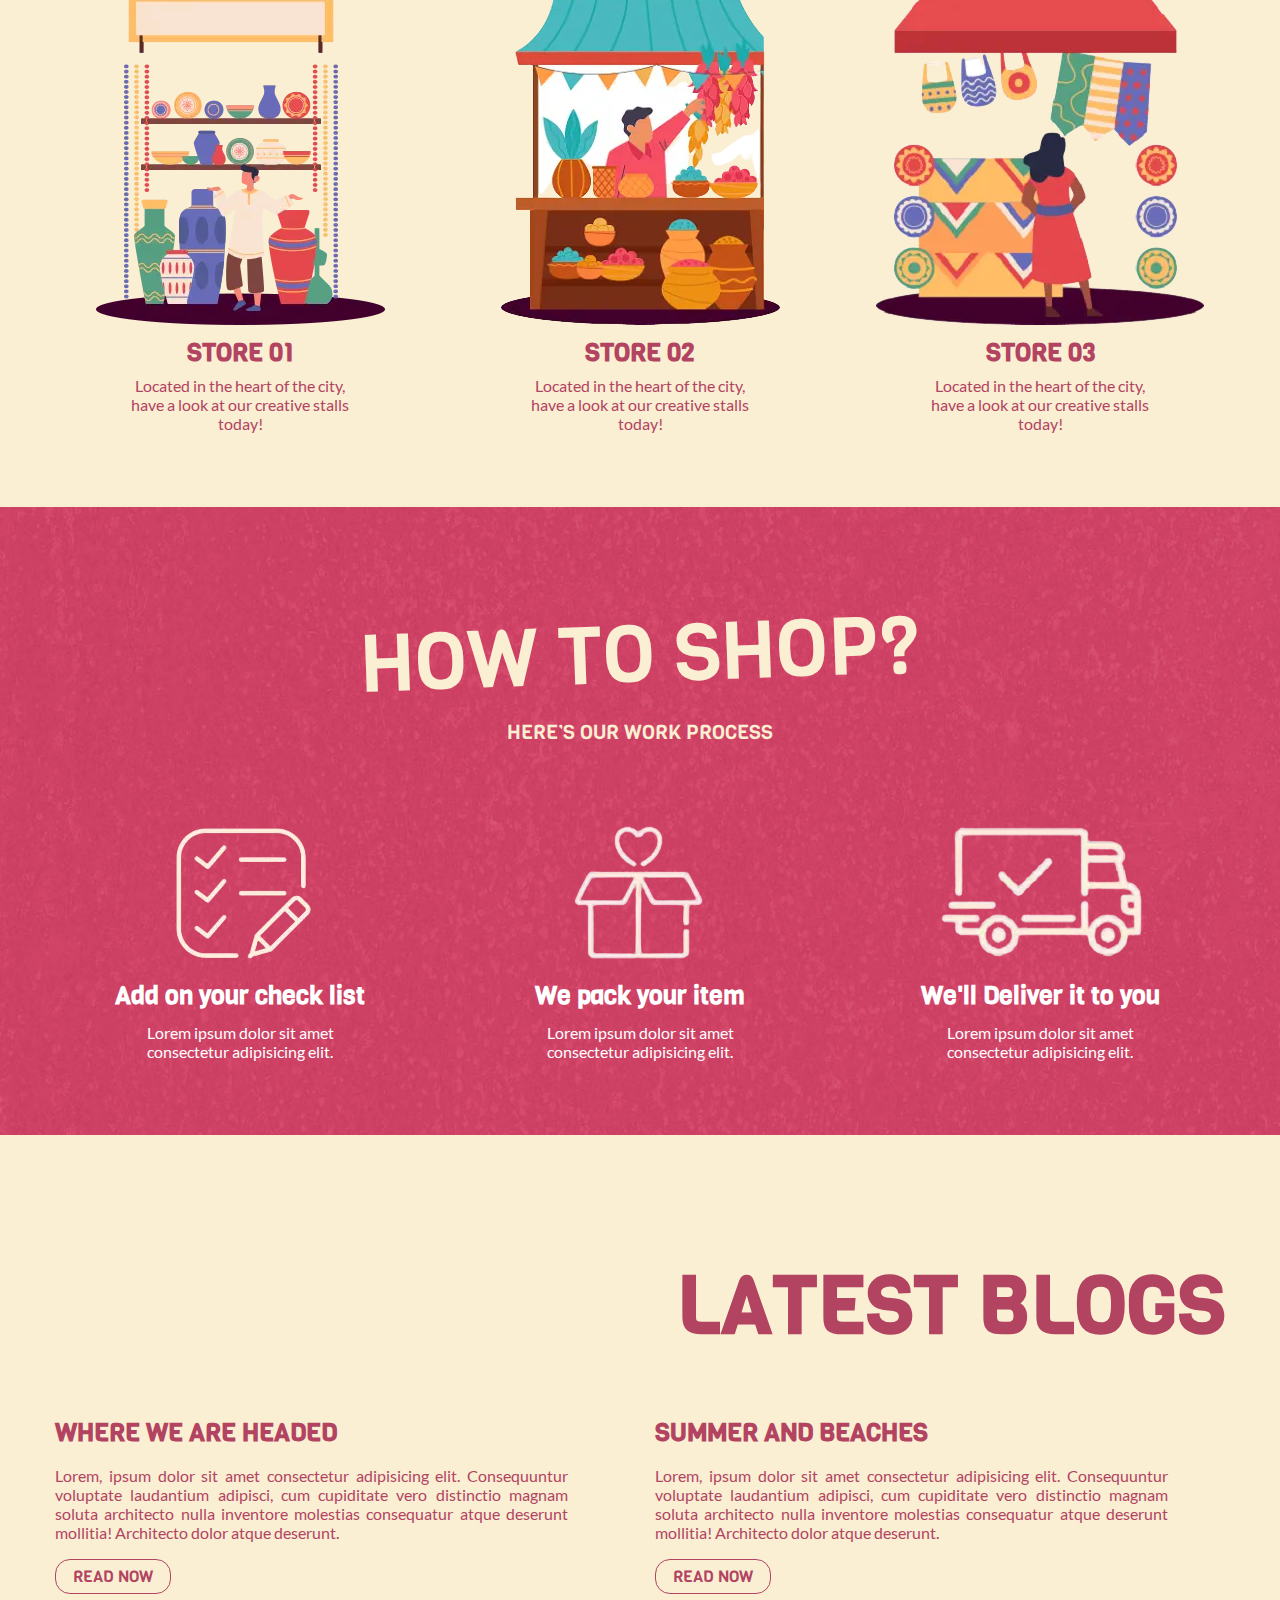
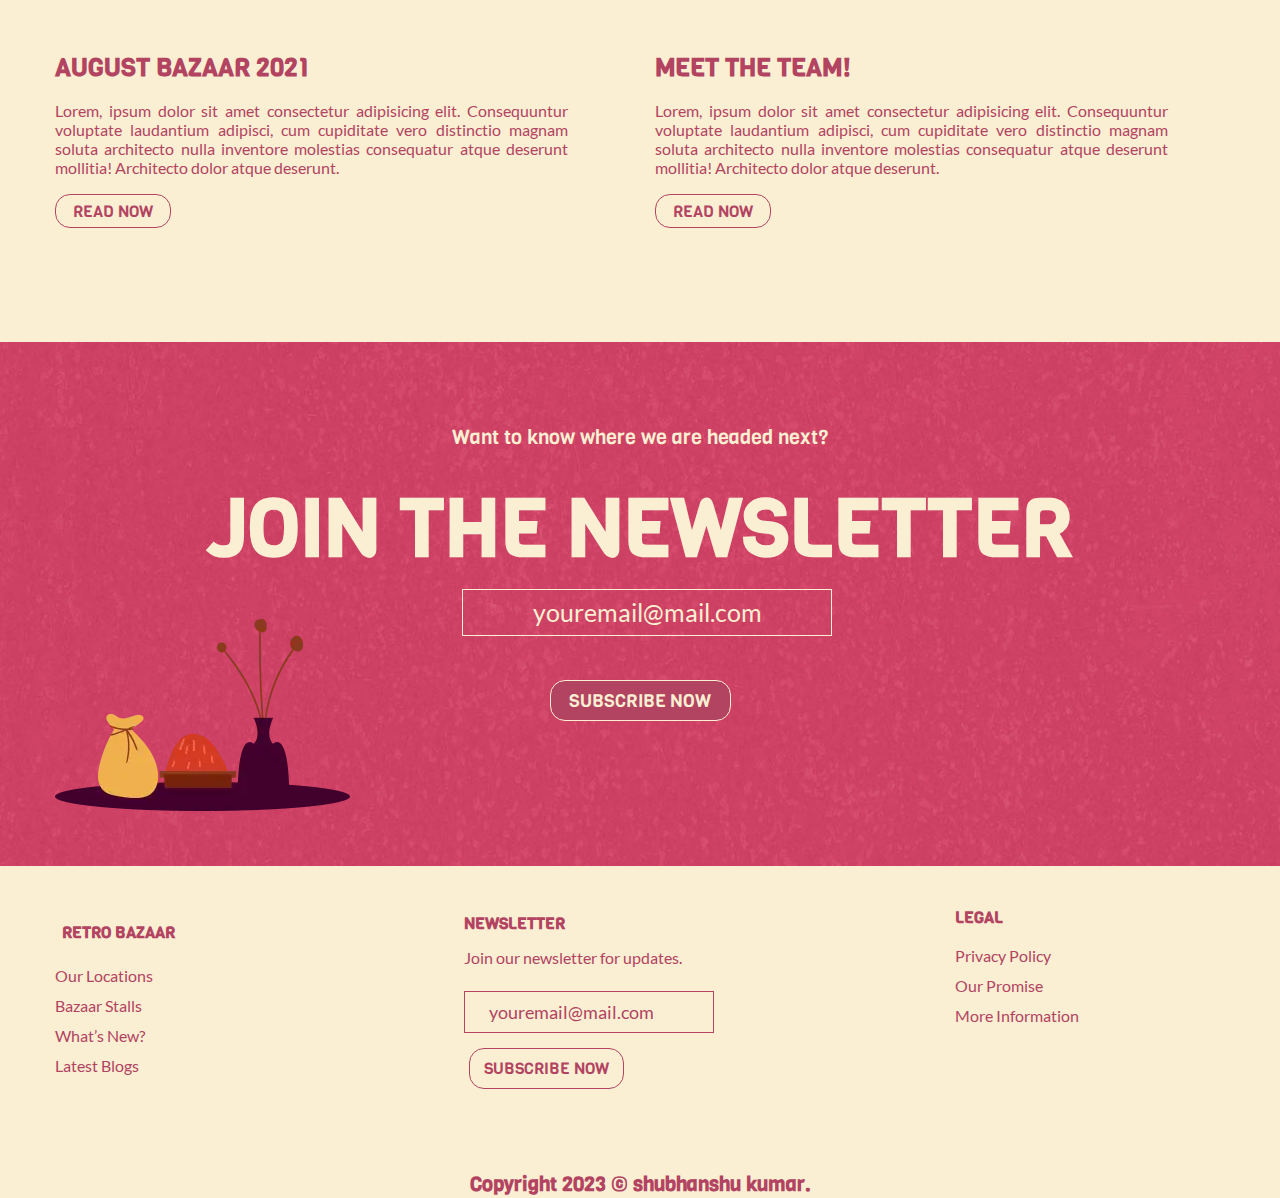
<file: retro/index.html>
<!DOCTYPE html>
<html lang="en">
<head>
    <meta charset="UTF-8">
    <meta http-equiv="X-UA-Compatible" content="IE=edge">
    <meta name="viewport" content="width=device-width, initial-scale=1.0">
     <meta name="description" content="RETRO">
    <title>RETRO</title>
    <link rel="stylesheet" href="./css/style.css">
    <link rel="shortcut icon" href="./image/shop.ico" type="image/x-icon">
    <link rel="stylesheet" href="https://cdnjs.cloudflare.com/ajax/libs/font-awesome/4.7.0/css/font-awesome.min.css">
</head>
<body>
    <div class="wrap1" id="home">
        <div class="container">
            <div class="row">
                <div class="col12">
                    <nav>
                    <ul>
                       <li><span class="fa fa-close"></span></li> 
                        <li><a href="#home">HOME</a>
                        <li><a href="#about">ABOUT US</a></li>
                        <li><a href="#menu">MENU</a></li>
                        <li><a href="#shop">SHOPS</a></li>
                        <li><a href="#blog">BLOGS</a></li>
                        <li><a href="#contact">CONTACT US</a></li>
                    </ul>
                    <div class="menu">
                        <i class="fa fa-bars icon" style="font-size:30px;transition: all 1s; color: #b24462;"></i>
                    </div>
                    </nav>
                </div>
            </div>
            <div class="row">
                <div class="col4 col-lp-12">
                  <div class="img1">
                    <img src="./image/wrap1img1.webp" alt="" width="300px" height="355px" >
                  </div>
                </div>
                <div class="col4 col-lp-12">
                    <div class="h2">
                        <h2>SUMMER BAZAAR</h2>
                    </div>
                    <div class="pra1">
                        <p>Lorem ipsum dolor sit amet consectetur, adipisicing elit. Assumenda quisquam animi harum sequi cumque doloremque, id vero necessitatibus architecto, accusantium eius, temporibus sapiente? Molestias nam hic adipisci alias officiis minus! </p>
                    </div>
                    <button>LEARN MORE</button>
                </div>
                <div class="col4 col-lp-12">
                  <div class="img2">
                    <img src="./image/wrap1img2.webp" alt="" width="350px" height="388px" >
                  </div>
                </div>
            </div>
        </div>
    </div>
    <div class="wrap2" id="about">
        <div class="container">
            <div class="row">
                <div class="col6">
                    <div class="p">
                        <p>ABOUT US</p>
                    </div>
                    <div class="heading">
                        <h2>Redefining the</h2>
                    </div>
                    <div class="heading">
                        <h1>Bazaar Experience</h1>
                    </div>
                    <div class="pa">
                        <p>Lorem ipsum dolor sit amet consectetur, adipisicing elit. Quibusdam alias cumque earum quis, doloribus ducimus aliquam architecto eius explicabo accusamus distinctio debitis, neque eveniet, assumenda adipisci! Dicta repellendus atque sint?</p>
                    </div>
                    <img src="./image/wrap2_img1.webp" alt="" width="295px" height="192px"  >
                </div>
            </div>
        </div>
    </div>
    <div class="wrap3" id="menu">
        <div class="container">
            <div class="row">
                <div class="col12">
                    <h1>WHAT’S NEW?</h1>
                    <h4>TRENDY STALLS FOR YOU.</h4>
                </div>
            </div>
            <div class="row">
                <div class="col6 col-tl-12">
                   <div class="box">
                    <div class="img">
                        <img src="./image/wrap3_img1.webp" alt="" width="274px" height="346px" >
                    </div>
                        <h3>STALL DESIGN 01</h3>
                        <p>A creative and handmade stall made for fabrics, pots, and local products that you can highlight with colorful sheets.</p>
                        <button>INQUIRE NOW</button>
                   </div>
                </div>
                <div class="col6 col-tl-12">
                    <div class="box">
                        <div class="img">
                            <img src="./image/wrap3_img2.webp" alt="" width="304px" height="346px" >
                        </div>
                        <h3>STALL DESIGN 02</h3>
                        <p>A creative and handmade stall made for fabrics, pots, and local products that you can highlight with colorful sheets.</p>
                        <button class="btn">INQUIRE NOW</button>
                    </div>
                </div>
            </div>
        </div>
    </div>
    <div class="wrap4" id="bazaar">
        <div class="container">
            <div class="row">
                <div class="col6 col-tp-12">
                   <div class="heading">
                    <h2>BAZAAR FASHION</h2>
                   </div>
                   <h4>WHAT’S TRENDING?</h4>
                   <p>Lorem ipsum dolor sit amet consectetur adipisicing elit. Atque ex nesciunt explicabo inventore minus iure, earum ad quisquam nostrum ea hic, veritatis rerum officia mollitia debitis quis perspiciatis facilis vitae?</p>
                   <button>LEARN MORE</button>
                </div>
                <div class="col6 col-tp-12">
                    <div class="img">
                        <img src="./image/wrap4_img1.webp" alt="" width="534px" height="536px" >
                    </div>
                </div>
            </div>
        </div>
    </div>
    <div class="wrap5" id="shop">
        <div class="container">
            <div class="row">
                <div class="col12">
                    <div class="heading">
                        <h4>VISIT US ON:</h4>
                        <h1>Our Stores</h1>
                       </div>
                </div>
            </div>
            <div class="row">
                <div class="col4 col-lp-6 col-tl-12">
                    <div class="img m">
                        <img src="./image/wrap5_img1.webp" alt=""width="289px" height="330px" >
                    </div>
                    <h3>STORE 01</h3>
                    <p>Located in the heart of the city, have a look at our creative stalls today!</p>
                </div>
                <div class="col4 col-lp-6 col-tl-12">
                    <div class="img">
                        <img src="./image/wrap5_img2.webp" alt="" width="279px" height="330px" >
                    </div>
                    <h3>STORE 02</h3>
                    <p>Located in the heart of the city, have a look at our creative stalls today!</p>
                </div>
                <div class="col4 col-lp-12">
                    <div class="img">
                        <img src="./image/wrap5_img3.webp" alt="" width="328px" height="330px" >
                    </div>
                    <h3>STORE 03</h3>
                    <p class="b">Located in the heart of the city, have a look at our creative stalls today!</p>
                </div>
            </div>
        </div>
    </div>

    <div class="wrap6" id="promise">
        <div class="container">
            <div class="row">
                <div class="col12">
                    <h1>HOW TO SHOP?</h1>
                    <h4>HERE’S OUR WORK PROCESS</h4>
                </div>
            </div>
            <div class="row">
                <div class="col4 col-tp-6 col-tl-12">
                    <div class="img fi">
                        <img src="./image/wrap6_img1.webp" alt="" width="142px" height="144px" >
                    </div>
                    <h3>Add on your check list</h3>
                    <p>Lorem ipsum dolor sit amet consectetur adipisicing elit.</p>
                </div>
                <div class="col4 col-tp-6 col-tl-12">
                    <div class="img fi">
                        <img src="./image/wrap6_img2.webp" alt="" width="140px" height="144px" >
                    </div>
                    <h3>We pack your item</h3>
                    <p>Lorem ipsum dolor sit amet consectetur adipisicing elit.</p>
                </div>
                <div class="col4 col-tp-12 ">
                    <div class="img si">
                        <img src="./image/wrap6_img3.webp" alt="" width="211px" height="144px" >
                    </div>
                    <h3>We'll Deliver it to you</h3>
                    <p class="b6">Lorem ipsum dolor sit amet consectetur adipisicing elit.</p>
                    
                </div>
            </div>
        </div>
    </div>
    <div class="wrap7" id="blog">
        <div class="container">
            <div class="row">
                <div class="col12">
                    <h1>LATEST BLOGS</h1>
                </div>
            </div>
            <div class="row">
                <div class="col6 col-tl-12">
                   <div class="b1">
                    <h3>WHERE WE ARE HEADED</h3>
                    <p>Lorem, ipsum dolor sit amet consectetur adipisicing elit. Consequuntur voluptate laudantium adipisci, cum cupiditate vero distinctio magnam soluta architecto nulla inventore molestias consequatur atque deserunt mollitia! Architecto dolor atque deserunt.</p>
                    <button>READ NOW</button>
                   </div>
                </div>
                <div class="col6 col-tl-12">
                    <div class="h">
                        <h3>SUMMER AND BEACHES</h3>
                        <p>Lorem, ipsum dolor sit amet consectetur adipisicing elit. Consequuntur voluptate laudantium adipisci, cum cupiditate vero distinctio magnam soluta architecto nulla inventore molestias consequatur atque deserunt mollitia! Architecto dolor atque deserunt.</p>
                        <button>READ NOW</button>
                       </div>
                </div>
            </div>

            <div class="row">
                <div class="col6 col-tl-12">
                    <div class="b2">
                        <h3>AUGUST BAZAAR 2021</h3>
                        <p>Lorem, ipsum dolor sit amet consectetur adipisicing elit. Consequuntur voluptate laudantium adipisci, cum cupiditate vero distinctio magnam soluta architecto nulla inventore molestias consequatur atque deserunt mollitia! Architecto dolor atque deserunt.</p>
                        <button>READ NOW</button>
                       </div>
                </div>
                <div class="col6 col-tl-12">
                    <div class="b2 bb">
                        <h3>MEET THE TEAM!</h3>
                        <p>Lorem, ipsum dolor sit amet consectetur adipisicing elit. Consequuntur voluptate laudantium adipisci, cum cupiditate vero distinctio magnam soluta architecto nulla inventore molestias consequatur atque deserunt mollitia! Architecto dolor atque deserunt.</p>
                        <button>READ NOW</button>
                       </div>
                </div>
            </div>
        </div>
    </div>

    <div class="wrap8" id="contact">
        <div class="container">
            <div class="row">
                <div class="col12">
                    <h4>Want to know where we are headed next?</h4>
                    <h1>JOIN THE NEWSLETTER</h1>
                </div>
            </div>
            <div class="row">
                <div class="col4">
                    <div class="img">
                        <img src="./image/wrap8_img1.webp" alt="" width="295px" height="192px" >
                    </div>
                </div>
                <div class="col4 col-tp-12">
                    <div class="box">
                       <form action="">
                        <label><input type="email" value="youremail@mail.com"  aria-label="email"></label>
                        <button>SUBSCRIBE NOW</button>
                       </form>
                    </div>
                </div>
                <div class="col4"></div>
            </div>
        </div>
    </div>
    <div class="wrap9">
        <div class="container">
            <div class="row">
                <div class="col4 col-tl-12">
                    <div class="box">
                        <h6>RETRO BAZAAR</h6>
                    <ul>
                    <li><a href="#shop">Our Locations</a></li>
                    <li><a href="#bazaar">Bazaar Stalls</a></li>
                    <li><a href="#menu">What’s New?</a></li>
                    <li><a href="#blog">Latest Blogs</a></li>
                    </ul>
                    </div>
                </div>
                <div class="col5 col-tl-12">
                    <div class="box">
                        <h4>NEWSLETTER</h4>
                    <h5>Join our newsletter for updates. </h5>
                    <div class="in">
                        <form action="">
                            <label><input type="email" value="youremail@mail.com"  aria-label="email"></label>
                        </form>
                    </div>
                    <button>SUBSCRIBE NOW</button>
                    </div>
                </div>
                <div class="col3 col-tl-12">
                   <div class="box">
                    <p>LEGAL</p>
                    <ul>
                    <li><a href="#">Privacy Policy</a></li>
                    <li><a href="#promise">Our Promise</a></li>
                    <li><a href="#contact">More Information</a></li>
                    </ul>
                   </div>
                </div>
            </div>
            <div class="row">
                <div class="col12">
                    <h3><a href="#" class="a">Copyright 2023 &copy; shubhanshu kumar.</a></h3>
                </div>
            </div>
        </div>
    </div>
    <script src="./js/index.js"></script>



</body>
</html>
</file>
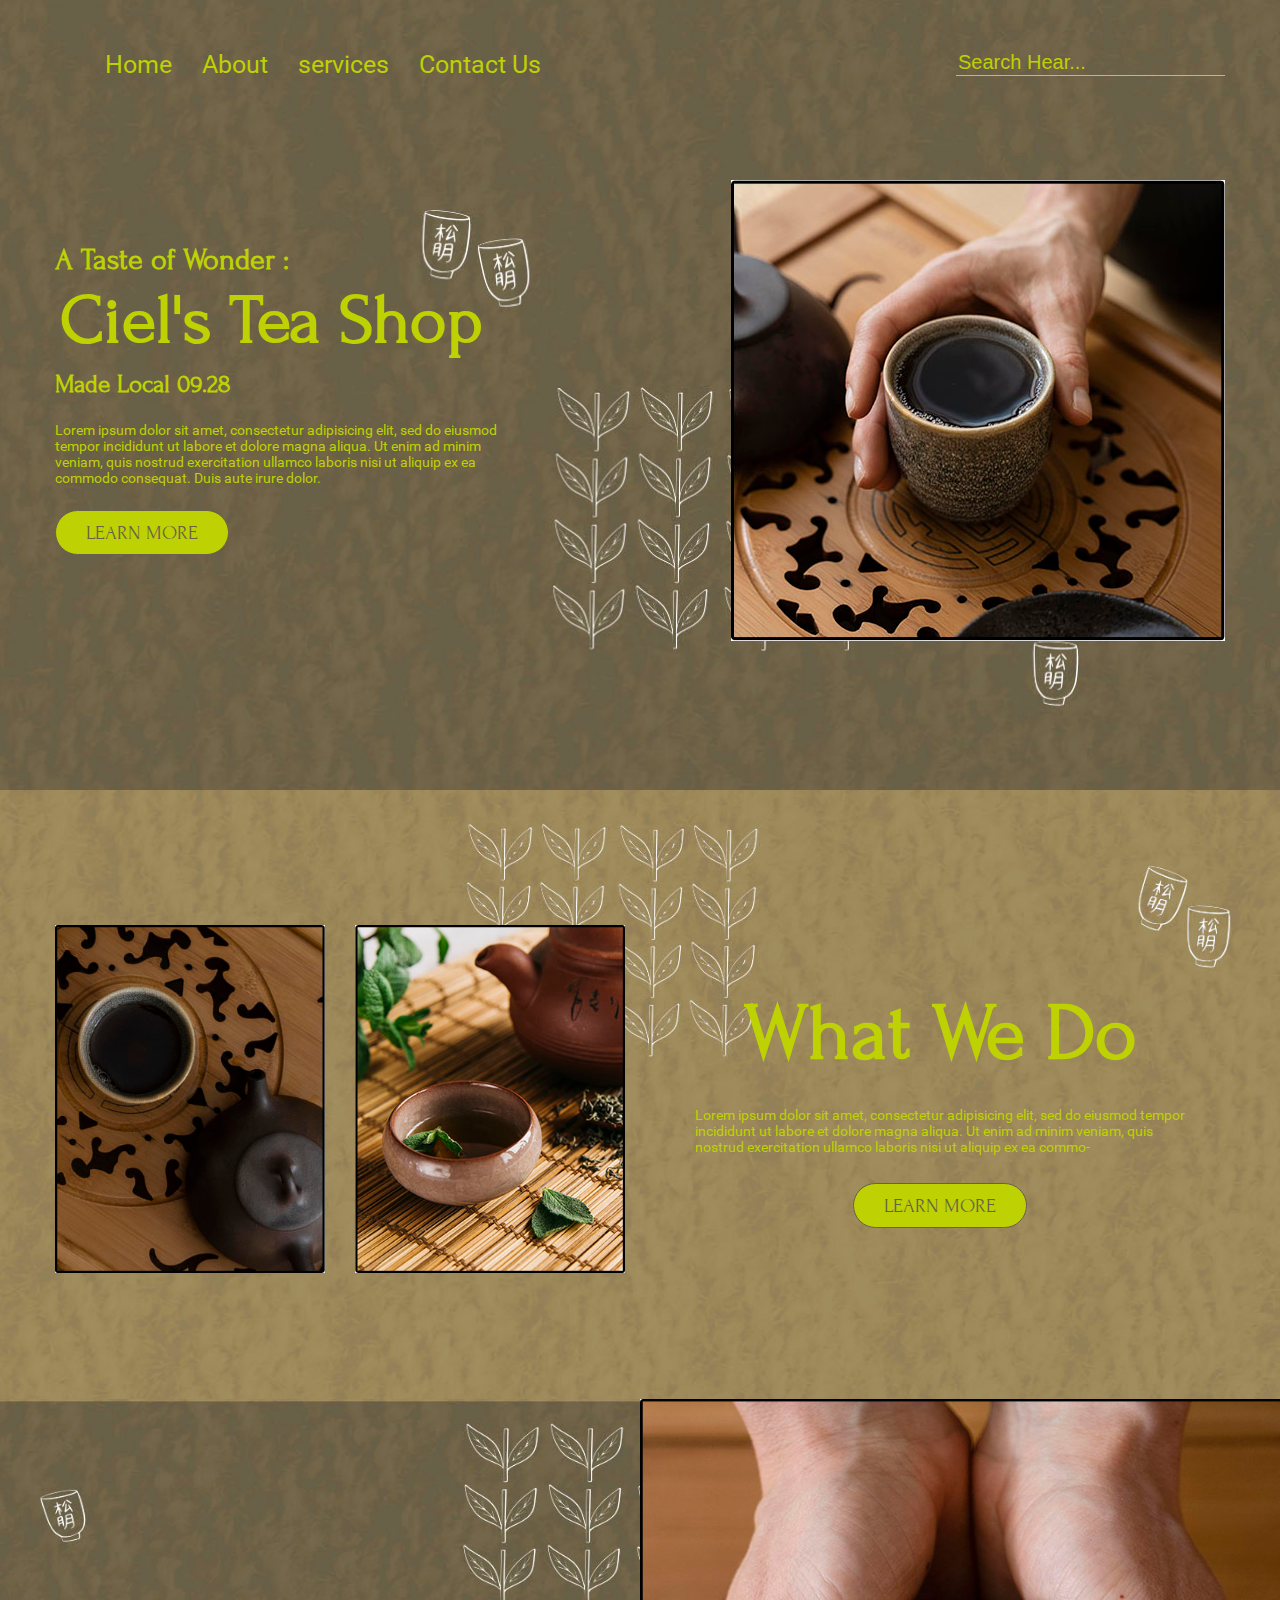
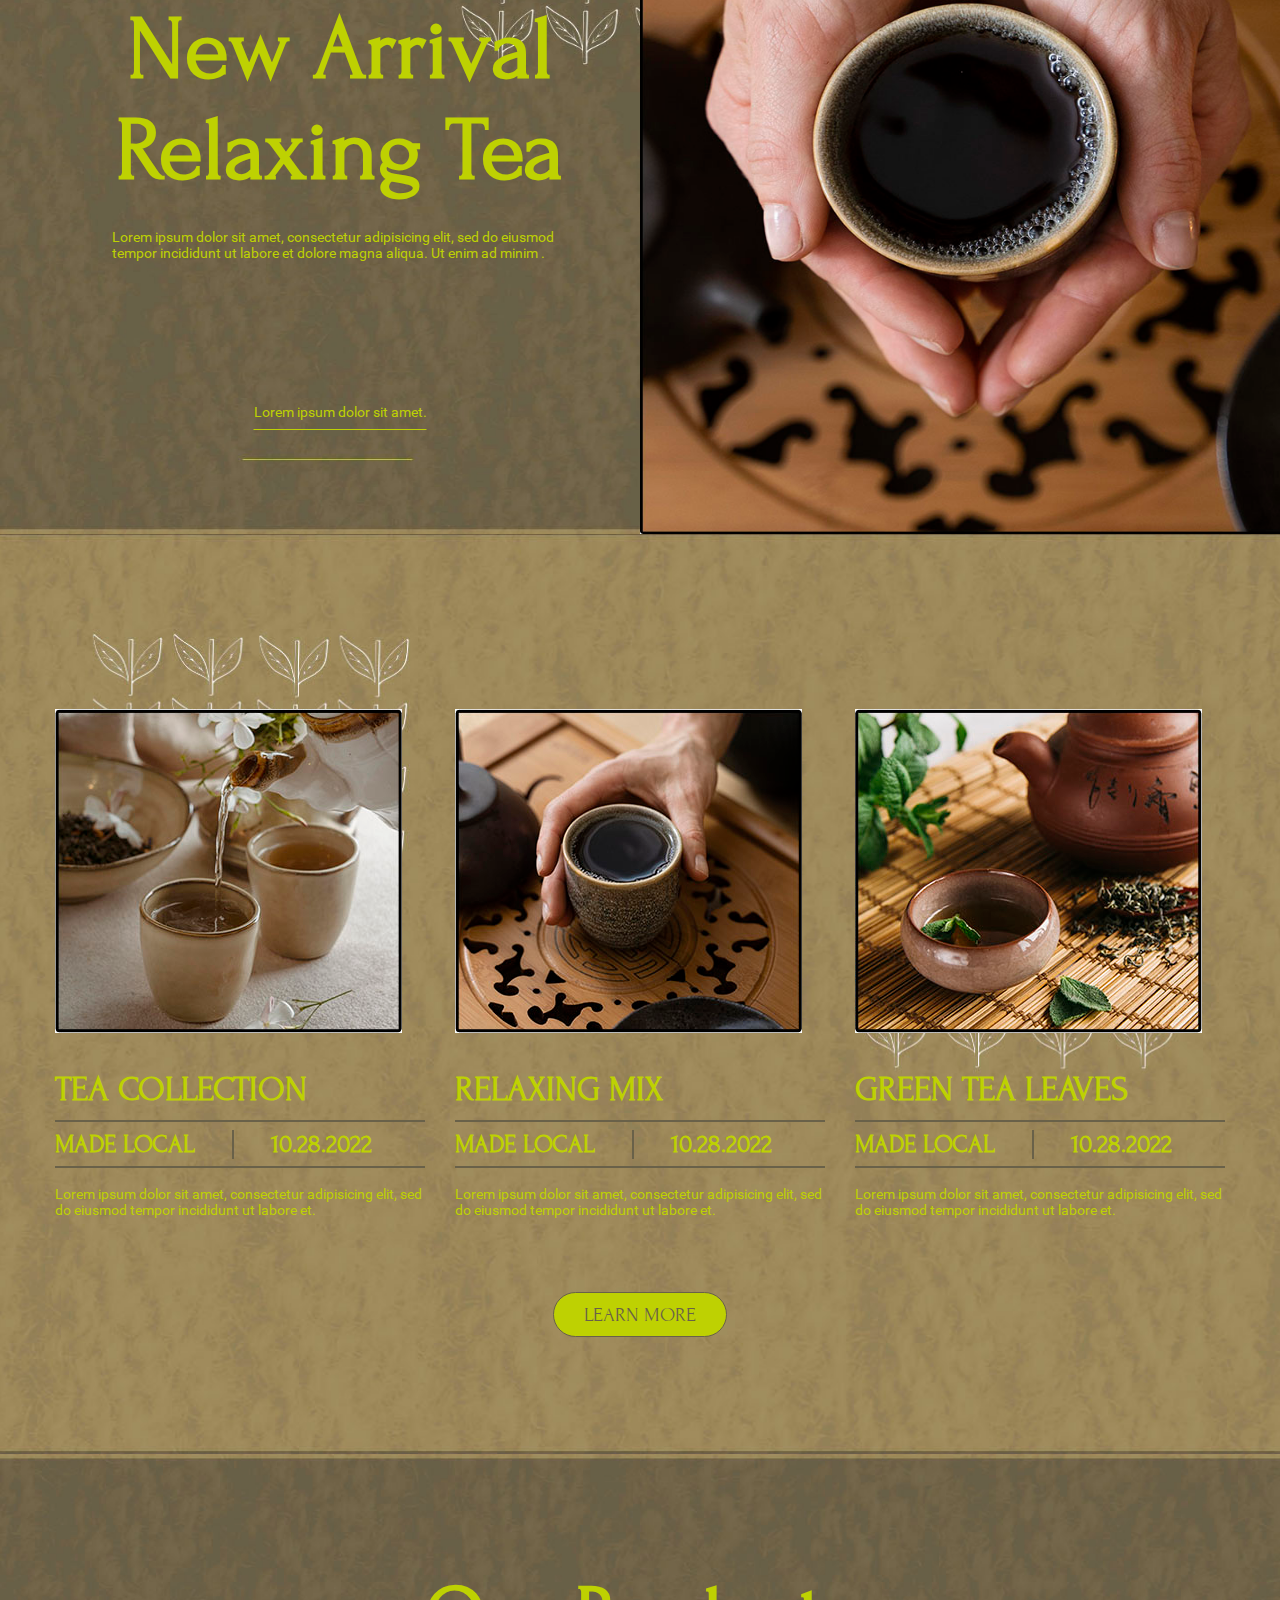
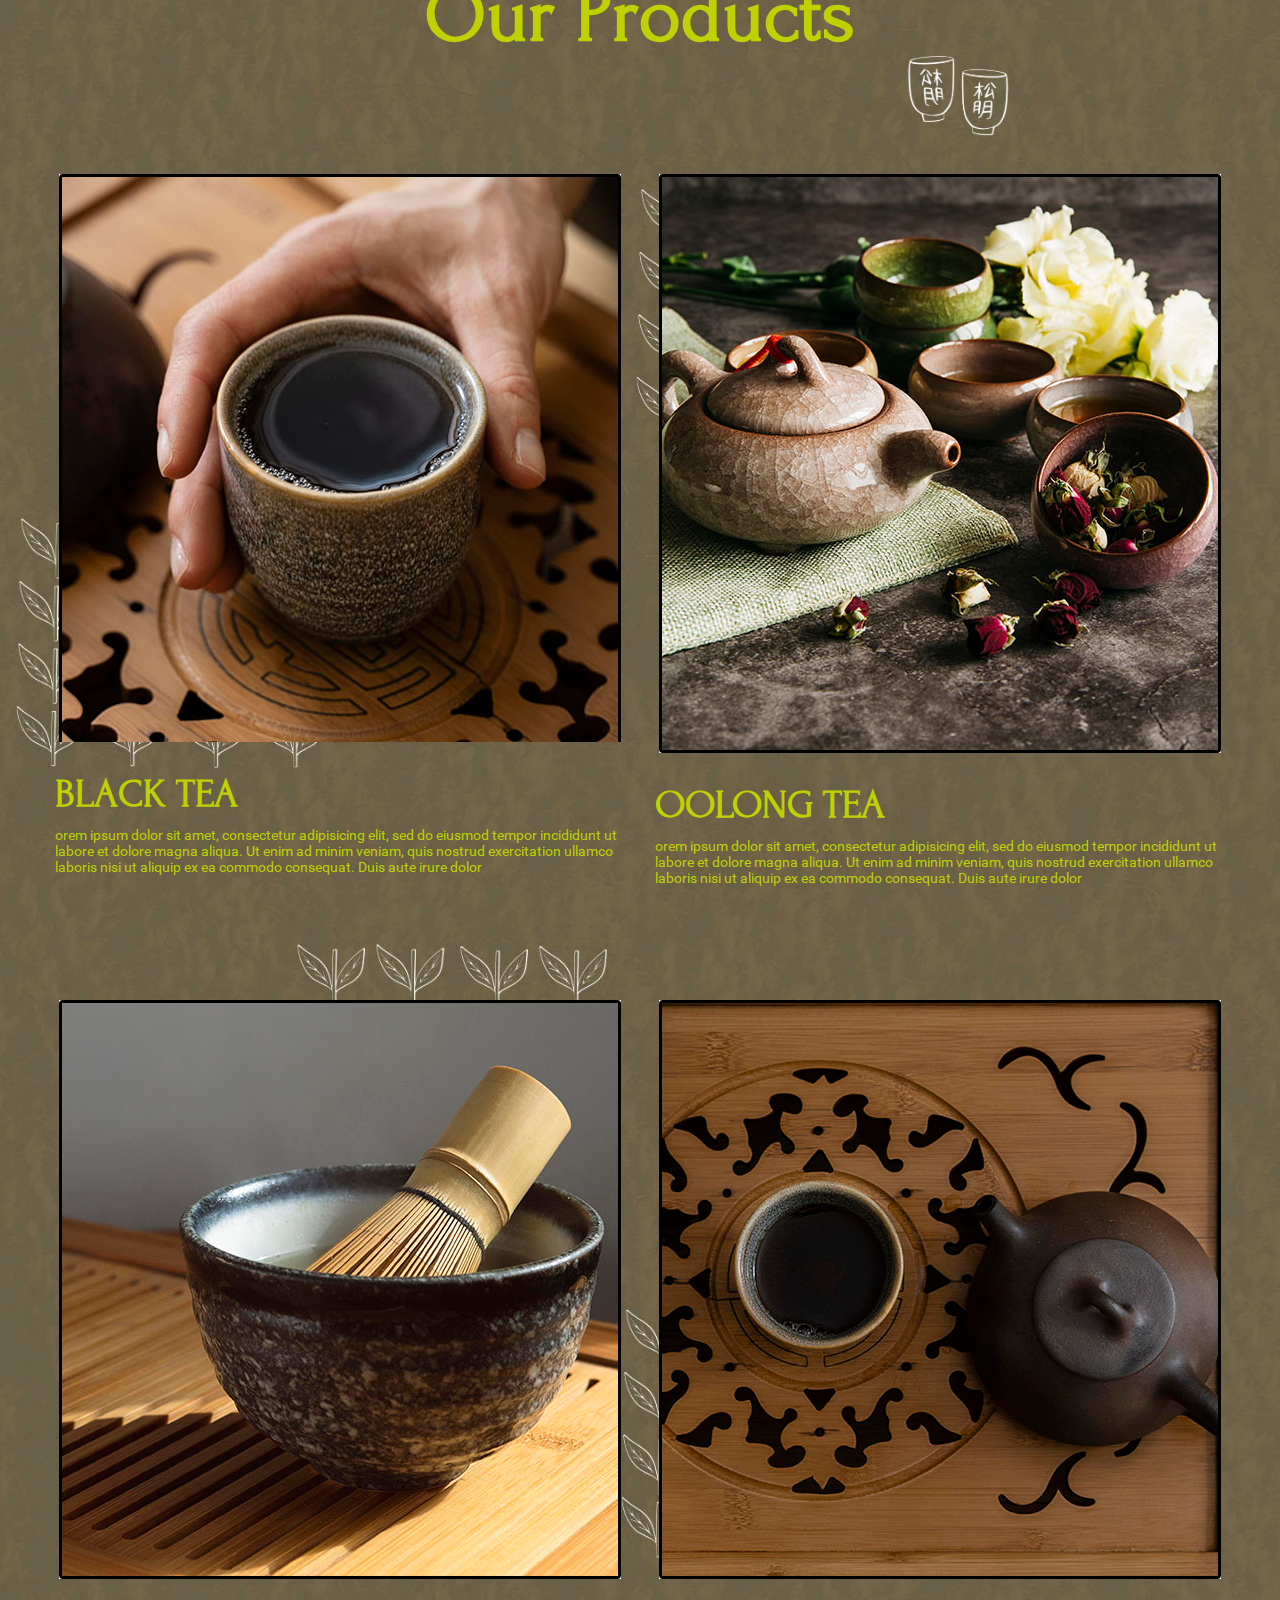
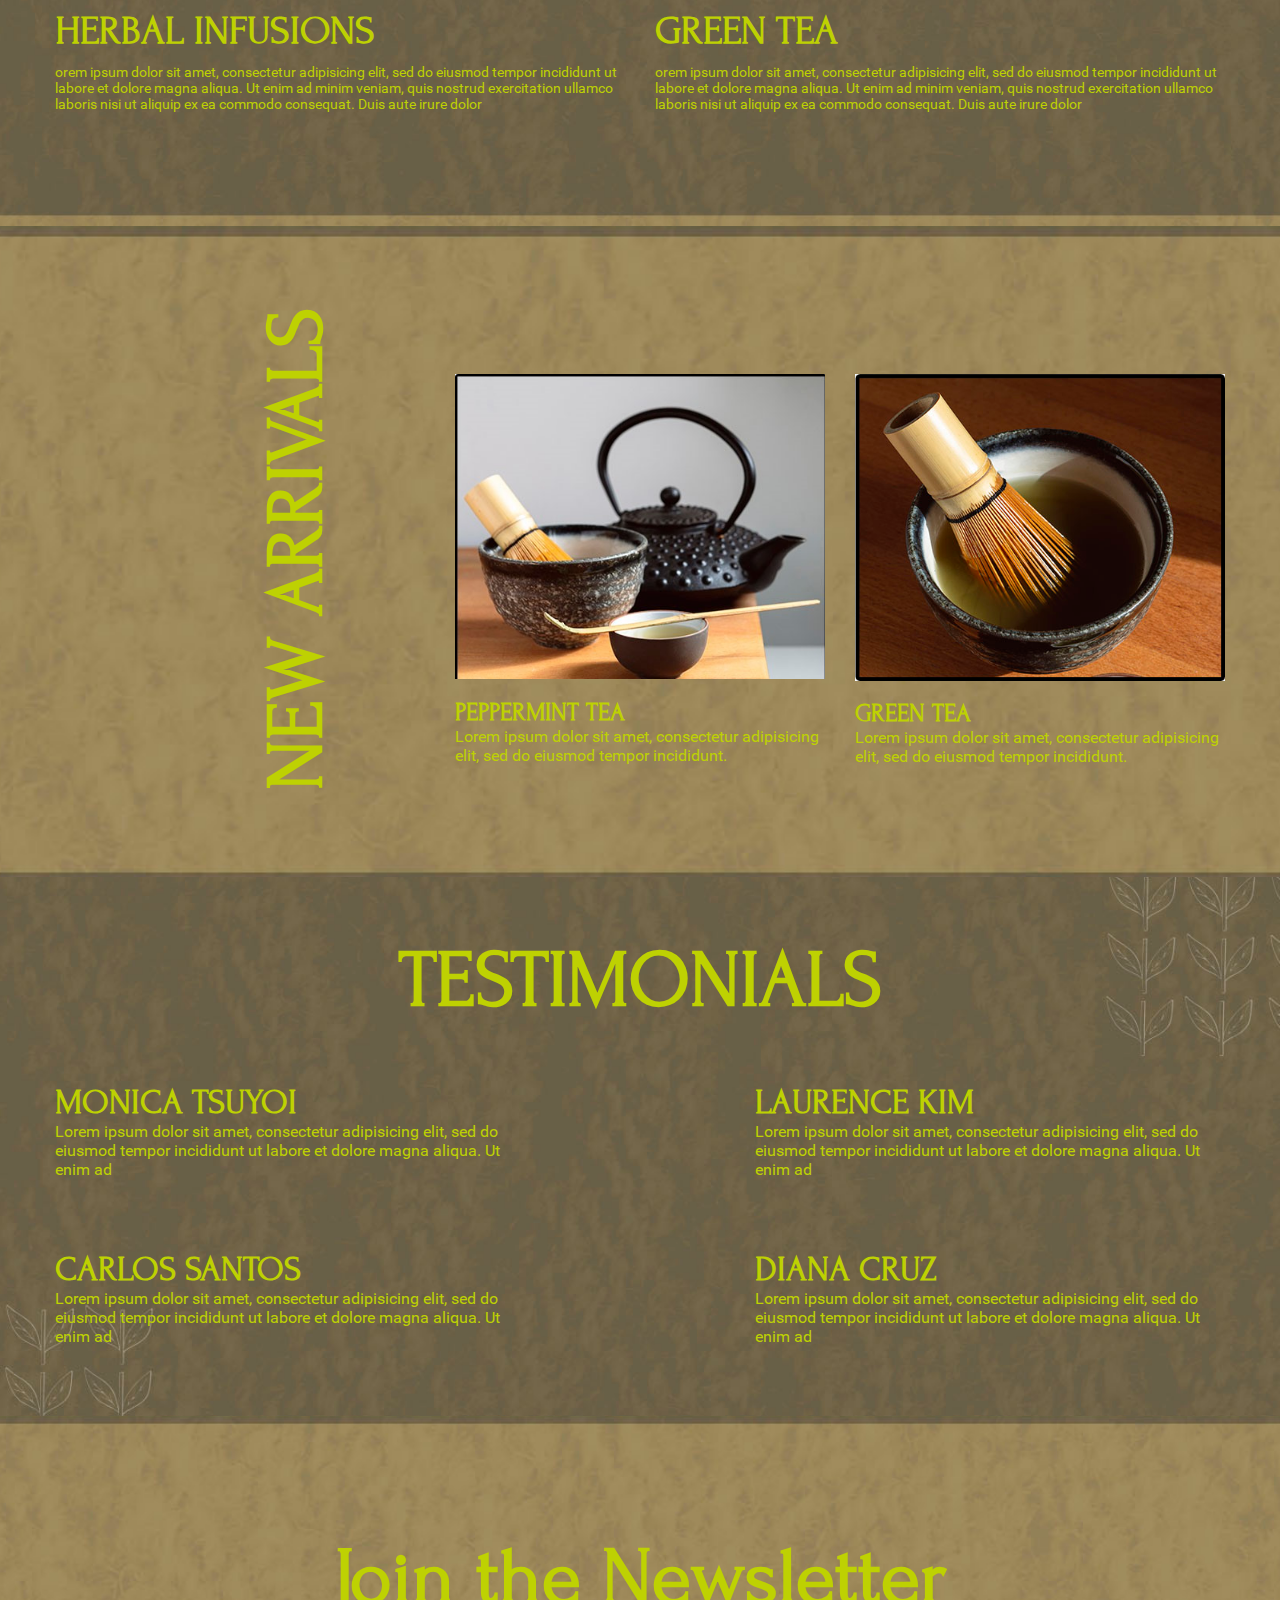
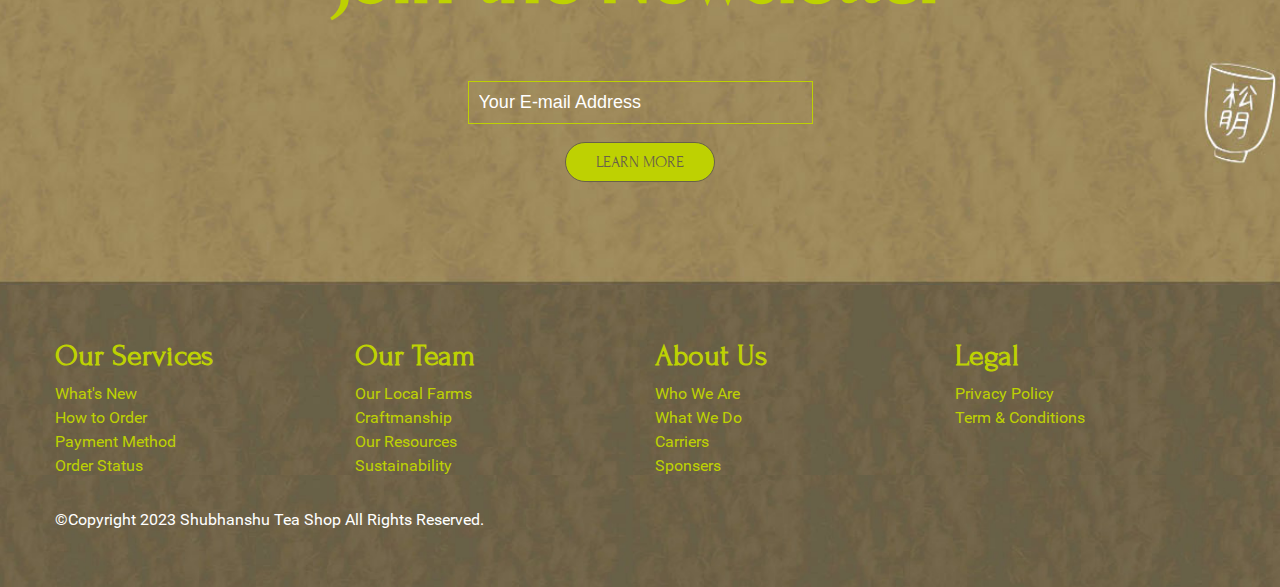
<file: Tea/index.html>
<!DOCTYPE html>
<html lang="en">
<head>
    <meta charset="UTF-8">
    <meta http-equiv="X-UA-Compatible" content="IE=edge">
    <meta name="viewport" content="width=device-width, initial-scale=1.0">
    <title>Tea Shop</title>
    <link rel="stylesheet" href="./style.css">
    <link rel="stylesheet" href="./css/font-awesome.min.css">
</head>
<body>
    <div class="wrap1">
        <div class="container">
            <div class="row b">
                <div class="col8 col-t-6 col-m-3">
                    <div class="menu">
                        <span class="p"></span>
                        <span class="q"></span>
                        <span class="r"></span>
                    </div>

                    <ul>
                        <li><a href="">Home</a></li>
                        <li><a href="">About</a></li>
                        <li><a href="">services</a></li>
                        <li><a href="">Contact Us</a></li>
                    </ul>
                </div>
                <div class="col4 col-t-6 col-m-9">
                    <form>
                         <input type="search" value="Search Hear...">
                    </form>
                    <div class="search">
                    <span class="fa fa-search"></span>
                    </div>
                </div>
            </div>

            <div class="row">
                <div class="col5 col-l-6 col-m-12">
                    <h2>A Taste of Wonder :</h2>
                    <h1>Ciel's Tea Shop</h1>
                    <h3>Made Local 09.28</h3>
                    <p>Lorem ipsum dolor sit amet, consectetur adipisicing elit, sed do eiusmod tempor incididunt ut labore et dolore magna aliqua. Ut enim ad minim veniam, quis nostrud exercitation ullamco laboris nisi ut aliquip ex ea commodo consequat. Duis aute irure dolor.</p>
                    <button>LEARN MORE</button>
                </div>
                
                <div class="col7 col-l-6 col-m-12">
                    <div class="img">
                    <img src="./img/img10.jpg" alt="">
                    </div>
                </div>
            </div>
        </div>
    </div>

    <div class="wrap2">
        <div class="container">
            <div class="row">
                <div class="col3 col-t-6 col-p-12">
                    <img src="./img/img11.jpg" alt="" >
                </div>
                <div class="col3 col-t-6 col-p-12">
                    <img src="./img/img12.jpg" alt="" class="image">
                </div>
                <div class="col6 col-t-12">
                    <h2>What We Do</h2>
                    <p>Lorem ipsum dolor sit amet, consectetur adipisicing elit, sed do eiusmod tempor incididunt ut labore et dolore magna aliqua. Ut enim ad minim veniam, quis nostrud exercitation ullamco laboris nisi ut aliquip ex ea commo-</p>
                    <button>LEARN MORE</button>
                </div>
            </div>
        </div>
    </div>

    <div class="wrap3">
        <div class="container">
            <div class="row">
                <div class="col6 col-m-12">
                    <h2>New Arrival Relaxing Tea</h2>
                    <p>Lorem ipsum dolor sit amet, consectetur adipisicing elit, sed do eiusmod tempor incididunt ut labore et dolore magna aliqua. Ut enim ad minim .</p>
                    <p class="para1">Lorem ipsum dolor sit amet.</p>
                </div>
                <div class="col6 col-m-12"></div>
            </div>
        </div>
    </div>

    <div class="wrap4">
        <div class="container">
            <div class="row r">
                <div class="col4 col-m-12">
                    <img src="./img/img14.jpg" alt="">
                    <h2>TEA COLLECTION</h2>
                    <h3><span class=first>MADE LOCAL</span><span class=sec>10.28.2022</span></h3>
                    <p>Lorem ipsum dolor sit amet, consectetur adipisicing elit, sed do eiusmod tempor incididunt ut labore et.</p>
                </div>
                <div class="col4 col-m-12">
                    <img src="./img/img15.jpg" alt="">
                    <h2>RELAXING MIX</h2>
                    <h3><span class=first>MADE LOCAL</span><span class=sec>10.28.2022</span></h3>
                    <p>Lorem ipsum dolor sit amet, consectetur adipisicing elit, sed do eiusmod tempor incididunt ut labore et.</p>
                </div>
                <div class="col4 col-m-12">
                    <img src="./img/img16.jpg" alt="">
                    <h2>GREEN TEA LEAVES</h2>
                    <h3><span class=first>MADE LOCAL</span><span class=sec>10.28.2022</span></h3>
                    <p>Lorem ipsum dolor sit amet, consectetur adipisicing elit, sed do eiusmod tempor incididunt ut labore et.</p>
                </div>
                <button>LEARN MORE</button>
            </div>          
        </div>
    </div>

    <div class="wrap5">
        <div class="container">
            <div class="row">
                <div class="col12">
                    <h2>Our Products</h2>
                </div>
            </div>
            <div class="row">
                <div class="col6 col-m-12">
                    <img src="./img/img17.jpg" alt="" >
                    <h3>BLACK TEA</h3>
                    <p>orem ipsum dolor sit amet, consectetur adipisicing elit, sed do eiusmod tempor incididunt ut labore et dolore magna aliqua. Ut enim ad minim veniam, quis nostrud exercitation ullamco laboris nisi ut aliquip ex ea commodo consequat. Duis aute irure dolor </p>
                </div>
                <div class="col6 col-m-12">
                    <img src="./img/img18.jpg" alt="" >
                    <h3>OOLONG TEA</h3>
                    <p>orem ipsum dolor sit amet, consectetur adipisicing elit, sed do eiusmod tempor incididunt ut labore et dolore magna aliqua. Ut enim ad minim veniam, quis nostrud exercitation ullamco laboris nisi ut aliquip ex ea commodo consequat. Duis aute irure dolor </p>
                </div>
            </div>
            <div class="row">
                <div class="col6 col-m-12">
                    <img src="./img/img19.jpg" alt="" >
                    <h3>HERBAL INFUSIONS</h3>
                    <p>orem ipsum dolor sit amet, consectetur adipisicing elit, sed do eiusmod tempor incididunt ut labore et dolore magna aliqua. Ut enim ad minim veniam, quis nostrud exercitation ullamco laboris nisi ut aliquip ex ea commodo consequat. Duis aute irure dolor </p>
                </div>
                <div class="col6 col-m-12">
                    <img src="./img/img20.jpg" alt="" >
                    <h3>GREEN TEA</h3>
                    <p class="x">orem ipsum dolor sit amet, consectetur adipisicing elit, sed do eiusmod tempor incididunt ut labore et dolore magna aliqua. Ut enim ad minim veniam, quis nostrud exercitation ullamco laboris nisi ut aliquip ex ea commodo consequat. Duis aute irure dolor </p>
                </div>
            </div>
        </div>
    </div>

    <div class="wrap6">
        <div class="container">
            <div class="row">
                <div class="col4 col-m-12">
                    <h2>NEW ARRIVALS</h2>
                </div>
                <div class="col4 col-m-12">
                    <img src="./img/img21.jpg" alt="" >
                    <h3>PEPPERMINT TEA</h3>
                    <p>Lorem ipsum dolor sit amet, consectetur adipisicing elit, sed do eiusmod tempor incididunt.</p>
                </div>
                <div class="col4 col-m-12">
                    <img src="./img/img22.jpg" alt="" >
                    <h3>GREEN TEA</h3>
                    <p class="para2">Lorem ipsum dolor sit amet, consectetur adipisicing elit, sed do eiusmod tempor incididunt.</p>
                </div>
            </div>
        </div>
    </div>

    <div class="wrap7">
        <div class="container">
            <div class="row">
                <div class="col12">
                    <h2>TESTIMONIALS</h2>
                </div>
            </div>
            <div class="row">
                <div class="col5 col-p-12">
                    <h3>MONICA TSUYOI</h3>
                    <p>Lorem ipsum dolor sit amet, consectetur adipisicing elit, sed do eiusmod tempor incididunt ut labore et dolore magna aliqua. Ut enim ad </p>
                </div>
                <div class="col2 hi"></div>
                <div class="col5 col-p-12">
                    <h3>LAURENCE KIM</h3>
                    <p>Lorem ipsum dolor sit amet, consectetur adipisicing elit, sed do eiusmod tempor incididunt ut labore et dolore magna aliqua. Ut enim ad </p>
                </div>
            </div>
            <div class="row">
                <div class="col5 col-p-12">
                    <h3>CARLOS SANTOS</h3>
                    <p>Lorem ipsum dolor sit amet, consectetur adipisicing elit, sed do eiusmod tempor incididunt ut labore et dolore magna aliqua. Ut enim ad </p>
                </div>
                <div class="col2 hi"></div>
                <div class="col5 col-p-12">
                    <h3>DIANA CRUZ</h3>
                    <p>Lorem ipsum dolor sit amet, consectetur adipisicing elit, sed do eiusmod tempor incididunt ut labore et dolore magna aliqua. Ut enim ad </p>
                </div>
            </div>
        </div>
    </div>

    <div class="wrap8">
        <div class="container">
            <div class="row">
                <div class="col12">
                    <h2>Join the Newsletter</h2>
                    <div class="mid">
                    <form>
                        <input type="text" value="Your E-mail Address" ><br><br>
                        <div class=".button">
                        <button>LEARN MORE</button>
                        </div>
                    </form>
                    </div>
                </div>
            </div>
        </div>
    </div>

    <div class="wrap9">
       <div class="container">
        <div class="row">
            <div class="col3 col-m-6">
                <h2>Our Services</h2>
                <ul>
                    <li><a href="">What's New</a></li>
                    <li><a href="">How to Order</a></li>
                    <li><a href="">Payment Method</a></li>
                    <li><a href="">Order Status</a></li>
                </ul>
            </div>
            <div class="col3 col-m-6">
                <h2>Our Team</h2>
                <ul>
                    <li><a href="">Our Local Farms</a></li>
                    <li><a href="">Craftmanship</a></li>
                    <li><a href="">Our Resources</a></li>
                    <li><a href="">Sustainability</a></li>
                </ul>
            </div>
            <div class="col3 col-m-6">
                <h2>About Us</h2>
                <ul>
                    <li><a href="">Who We Are</a></li>
                    <li><a href="">What We Do</a></li>
                    <li><a href="">Carriers</a></li>
                    <li><a href="">Sponsers</a></li>
                </ul>
            </div>
            <div class="col3 col-m-6">
                <h2>Legal</h2>
                <ul>
                    <li><a href="">Privacy Policy</a></li>
                    <li><a href="">Term & Conditions</a></li>
                </ul>
            </div>
        </div>
       </div>
    </div>


    <div class="wrap10">
        <div class="container">
            <div class="row">
                <div class="col12">
                    <p>&copy;Copyright 2023 Shubhanshu Tea Shop All Rights Reserved.</p>
                </div>
            </div>
        </div>
    </div>
    <script src="./jquery-3.6.1.min.js"></script>
    <script src="./index.js"></script>
</body>
</html>
</file>
<file: ActiveBox/css/style.css>
*{margin: 0; box-sizing: border-box; -webkit-box-sizing: border-box; font-family: Arial, Helvetica, sans-serif;}

a{text-decoration: none;}
ul{list-style: none;}
img{vertical-align: bottom;}
button{cursor: pointer;}
:disabled{cursor: not-allowed;}

.container{max-width: 1200px; margin: auto;padding: 0 15px;}
.container-full{max-width: 100vw; margin:auto; padding: 0 15px; position:relative;left: 0;right: 0;}

.row{margin: 0 -15px; display: flex;flex-flow: row wrap;}
.row::after{content:" " ; display: block;}

.col1{width: 8.33%; padding: 0 15px; min-height: 1px;}
.col2{width: 16.66%; padding: 0 15px; min-height: 1px;}
.col3{width: 25%; padding: 0 15px; min-height: 1px;}
.col4{width: 33.33%; padding: 0 15px; min-height: 1px;}
.col5{width: 41.66%; padding: 0 15px; min-height: 1px;}
.col6{width: 50%; padding: 0 15px; min-height: 1px;}
.col7{width: 58.33%; padding: 0 15px; min-height: 1px;}
.col8{width: 66.66%; padding: 0 15px; min-height: 1px;}
.col9{width: 75%; padding: 0 15px; min-height: 1px;}
.col10{width: 83.33%; padding: 0 15px; min-height: 1px;}
.col11{width: 91.66%; padding: 0 15px; min-height: 1px;}
.col12{width: 100%; padding: 0 15px; min-height: 1px;}

.wrap1{background-image: url(../img/img1.jpg);color: #fff;}
.wrap1 ul{display: flex; margin: 5% auto;}
.wrap1 ul a{color: #cbccd3;padding: 10px;margin: 5px;}
.wrap1 ul a:hover{color: #e84545;}
.wrap1 .header{border-bottom: 1px solid #66697e;}
.wrap1 .col8{display: flex;flex-direction: row-reverse;}
.wrap1 .active{color: #66697e;}
.wrap1 h2{text-align: center; font-size: 65px; margin: 10% 0 3%;}
.wrap1 p{text-align: center;font-size: 22px;margin:0 15%;}
.wrap1 .first{margin:7% auto 10%;text-align: center;transform:rotate(0deg); transition:1000ms;}
.wrap1 .first .button{ padding: 1% 4%; background-color: #e84545; color: inherit; border: 3px solid #e84545; font-size: 18px;}
.wrap1 .first .button:hover{background-color:#fff; color: #e84545;border: 3px solid #fff; box-shadow: 2px 2px 10px 2px #ca4a4a;}
.wrap1 .first:hover{background-color: transparent;transform:rotate(360deg);}
.wrap1 h1{margin: 8% auto; font-size: 30px;}

.wrap2{background-color: #fff;}
.wrap2 img{display: block; margin:15% auto 10%; max-width: 100%;transform: scale(1); transition: 500ms;}
.wrap2 img:hover{transform: scale(1.4);}
.wrap2 h2{text-align: center; margin-bottom: 5%; font-size: 17px; color: #2d3033;}
.wrap2 p{text-align: center; color: #66697e; font-size: 15px;}
.wrap2 .top{padding-top: 5%;}
.wrap2 .bottom{padding-bottom: 10%;}
.wrap2 .para{padding-bottom: 150px;}

.wrap3 img{max-width: 100%;width: 466px;height: auto;}
.wrap3 .col3{padding: 0; position: relative;}
.wrap3{background-color: #fff;}
.wrap3 .hov{text-align: center;background-color:#e84545c9;position: absolute;left: 0; position: absolute; left: 0; top: 0px; width: 100%; height: 100%; display: none;}
.wrap3 .detail{background-color: #ca4a4a; width:100% ;}
.wrap3 .hov h2{padding-top: 30%; font-size: 14px; color: #fff;}
.wrap3 .hov p{font-size: 12px; color:#dddddd}
.wrap3 .col3:hover .hov{display: block;}


.wrap4{background-color: #fff;}
.wrap4 h2{font-size: 22px; color: #2d3033;margin-top: 20px;}
.wrap4 h2+p{font-size: 15px; color: #e84545;margin-top: 5px;}
.wrap4 p+p{font-size: 15px; color: #66697e;margin-top: 20px;}
.wrap4 .fa{color: #a4a6b6;padding: 7px}
.wrap4 .icon{border: 1px solid #c6c9da;margin: 5% 1% 0 0;display: inline-block;position: relative;z-index:2 ;}
.wrap4 .icon::before{content: " ";position: absolute;width:100%;height:0;background-color: #e41b1b;top: 0;left: 0;transition: all .5s ease;z-index:-1;}
.wrap4 .icon:hover::before{height: 100%;}
.wrap4 .icon:hover a{color: #fff;}
.wrap4 .fa-facebook{ padding: 7px 12px;}
.wrap4 img{margin-top: 30%; max-width: 100%; height: auto;transform: scale(1);}
.wrap4 img:hover{transform: scale(1.1);transition: 500ms;}
.wrap4 .bottom{margin-bottom: 20%;}

.wrap5{background: url(../img/img20.jpg) no-repeat left center/50% 100% ,#53354a; color: #fff;}
.wrap5 .integer{font-size: 30px; margin: 13% 12% 5% 12%;}
.wrap5 p{font-size: 13px; margin-left: 12%;} 
.wrap5 p+p{margin-bottom: 10%;}
.wrap5 .slider span{width: 15px; display: inline-block; background-color:#cbccd367; height: 15px; border-radius: 50% 50%;margin-right: 5px;}
.wrap5 .slider{text-align: center;margin-bottom: 20%;}
.wrap5 .slider .active{background-color: #fff;}
.wrap5 .h{display: none;}

.wrap6{ background-color: #fff;}
.wrap6 p{color: #2d3033; text-align: center; font-size: 15px; margin-bottom: 4%;}
.wrap6 h2{text-align: center; color: #2d3033;font-size: 25px; margin: 12% 0 1%;}
.wrap6 button{ display:block; margin: auto; padding: 1% 5%; background-color: #e84545; color: #fff; border:3px solid #e84545; margin-bottom: 12%;}
.wrap6 button:hover{background-color: transparent; color: #e84545;}
.wrap6 .oh{transform:rotate(0deg); transition: 1000ms;}
.wrap6 .oh:hover{transform:rotate(360deg)}

.wrap7{background-color: #3a3e64; color: #f2f2f5;}
address{color: #9092a7; text-align: center;}
.wrap7 h2{font-size: 15px; margin: 20% 0 5%; text-align: center;}
.wrap7 p{font-size: 16px; color: #9697a7; text-align: center;}
.wrap7 .fa{color: #fff;  padding: 7px;margin: 1% 1% 0;}
/* .wrap7 .fa:hover{background-color: #e84545;border: 2.5px solid #e84545;} */
.wrap7 .fa-facebook{ padding: 7px 12px;}
.wrap7 .display{display: flex;justify-content: center;}
.wrap7 .icon{border: 2.5px solid #aaacb9;margin: 5% 1% 0 0;display: inline-block;position: relative;z-index:2 ;}
.wrap7 .icon::before{content: " ";position: absolute;width:100%;height:0;background-color:#e84545;top: 0;left: 0;transition: all .5s ease;z-index:-1;}
.wrap7 .icon:hover::before{height: 100%;}

.wrap8{background-color: #313454;}
.wrap8 p{font-size: 16px; text-align: center; line-height: 20px; padding: 1% 0; color: #7c7c7d;}
.wrap8 .fa{color: #e84545;}
.kamal{color: #fff;}


@media screen and (max-width:1220px) {
    .container{width: 960px;}
    .wrap1 ul a{color: #d3cbcb;padding: 5px;margin: 5px;}
    
    
}
@media screen and (max-width:980px) {
    .container{width: 760px;}
    .wrap1 ul a{color:#cbccd3;padding: 4px;margin: 4px;font-size: 13px;}
    .wrap5 .integer{font-size: 25px; margin: 13% auto 5% 5%;}
    .wrap5 p+p{margin-bottom: 30%;}
    .wrap5 p{font-size: 13px; margin-left: 5%;} 
}
@media screen and (max-width:767px) {
    .container{width: 100%;}
    .wrap1 ul{display: flex; flex-direction: column; position:fixed; top: 0;right:0; background-color: #e84545e3; padding: 30px 60px 70px; left: 100%; transition-duration: 0.5s; margin: 0;}
    .wrap1 ul li{padding: 25px 25px 10px; border-bottom: 1px solid #fff; }
    .wrap1 ul a{color: #fff;}
    .wrap1 h2{text-align: center; font-size: 50px; margin: 10% 0 3%;}
    .col-m-6{width: 50%; padding: 0 15px;}
    .wrap2 p{text-align: center; color: #66697e; font-size: 15px;margin: 0 5%;}
    .para{padding-bottom: 20%;}
    .wrap4 img{margin: 30% auto 0; max-width: 100%; height: auto;display: block;}
    .wrap4 h2{font-size: 22px; color: #2d3033;margin-top: 20px; text-align: center;}
    .wrap4 h2+p{font-size: 15px; color: #e84545;margin-top: 5px; text-align: center;}
    .wrap4 p+p{font-size: 15px; color: #66697e;margin-top: 20px; text-align: center;padding-left: 10px;}
    .wrap4 .fa-facebook{ padding: 7px 12px;margin-left: 10%;}
    .wrap1 .menu span{display: inline-block; width:35px; height: 2px;background-color: rgba(212, 211, 211, 0.938); margin: 3px;}
    .wrap1 .menu{display: flex; flex-direction: column; margin: 7% 2% 0 0;}
}
@media screen and (max-width:460px) {
    .col-p-12{width: 100%; padding: 0 15px; min-height: 1px;}
    .wrap1 h2{text-align: center; font-size: 35px; margin: 10% 0 3%;}
    .wrap1 p{text-align: center;font-size: 20px;margin:0;}
    .wrap1 button{display: block;margin:7% auto 10%; padding: 2% 5%; background-color: #e84545; color: inherit; border: none; font-size: 15px;}
    .wrap6 button{ display:block; margin: auto; padding: 2% 6%; background-color: #e84545; color: #fff; border: none; margin-bottom: 12%; font-size: 14px;}
    .wrap7 p{font-size: 16px; color: #9697a7; text-align: center; margin-bottom: 20%;}
    .wrap5{background: url(../img/img20.jpg) no-repeat center top/100% 50%,#53354a; color: #fff;height: 450px;}
    .comment{position: relative; top:190px;}
    .wrap5 p+p{margin-bottom: 10%;}
}
</file>
<file: brunch/css/style.css>
*{
    margin: 0;
    box-sizing: border-box;
}



body {
    display: block;
    margin: 0px;
    overflow-x: hidden;
}

a{text-decoration: none;}
ul{list-style: none;}
img{vertical-align: bottom;}
button{cursor: pointer;}
:disabled{cursor: not-allowed;}
@font-face {
    font-family: a;
    src: url(../font/LeckerliOne-Regular.ttf);
}
@font-face {
    font-family: b;
    src: url(../font/OpenSans-SemiBold.ttf);
}
@font-face {
    font-family: nav;
    src: url(../font/OpenSans-Regular.ttf);
}
@font-face {
    font-family: bold ;
    src: url(../font/OpenSans-Bold.ttf);
}


.container{max-width: 1200px; margin: auto; padding: 0 15px;}
.row{margin: 0 -15px; display: flex; flex-flow: row wrap;}
.row::after{content:""; display: block;}


.col1{flex:1 1 8.33%; padding: 0 15px;}
.col2{flex:1 1 16.66%; padding: 0 15px;}
.col3{flex:1 1 25%; padding: 0 15px;}
.col4{flex:1 1 33.33%; padding: 0 15px;}
.col5{flex:1 1 41.66%; padding: 0 15px;}
.col6{flex:1 1 50%; padding: 0 15px;}
.col7{flex:1 1 58.33%; padding: 0 15px;}
.col8{flex:1 1 66.66%; padding: 0 15px;}
.col9{flex:1 1 75%; padding: 0 15px;}
.col10{flex:1 1 83.33%; padding: 0 15px;}
.col11{flex:1 1 91.66%; padding: 0 15px;}
.col12{flex:1 1 100%; padding: 0 15px;} 

 img:hover{ transform: scale(1.1);transition-duration: .5s; }

.wrap1{background: url(../image/wrap1.webp) no-repeat center; background-size: cover;}
.wrap1 img{margin-top: 5%; max-width: 100%; height: auto; transform: none;}
.wrap1 ul{display: flex; flex-direction: row; margin-top: 10%; justify-content: end;}
.wrap1 ul li a{color: #4b1a00; font-size: 25px; padding: 20px; font-family: nav; }
.wrap1 ul li a:hover{color: crimson; font-weight: 600; }
.wrap1 h1{color: #b39775; font-size: 100px; font-family: a; text-align: center; margin-top: 7%;}
.wrap1 P{color: #4b1a00; font-size: 35px; font-family: B; text-align: center;  font-weight: 900; margin-top: 2%;}
.wrap1 button{background-color: white; border: 1px solid #4b1a00; border-radius: 10px; font-size: 20px; color:#4b1a00; padding: 1% 3%; position: relative; z-index: 2; display: block; margin: auto; margin-top: 6%; margin-bottom: 6%; font-family: b;}
.wrap1 button::before{content: " ";width:0; height: 100%;position: absolute; background-color: #4b1a00 ; top:0; left:0;border-radius: 8px;  transition: all 1.5s;}
.wrap1 button:hover{color: #fff;}
.wrap1 button:hover::before{width: 100%;z-index: -1;}
.wrap1 .menu{display: none;}
.wrap1 .fa-close{font-size:40px;position: fixed;top: 10px;right: 10px; display: none; color: #fff;}
@keyframes trans{
    0%{
        transform: rotate(720deg);
       
    }
}

.wrap1 .active{
 animation: trans .5s linear .5s backwards;
 
}

.wrap2{background-color: #fff;}
.wrap2 h2{color: #4b1a00; margin-top: 20%; font-family: nav;}
.wrap2 p{color: #4b1a00; margin-top: 5%; font-family: nav; word-spacing: 5px; padding-right: 15%;}
.wrap2 img{max-width: 100%; margin-top: 10%; height: auto;}

.wrap3{background: url(../image/wrap1.webp) no-repeat center; background-size: cover;}
.wrap3 h1{text-align: center; margin-top: 20%; font-size: 50px; font-weight: lighter; color: #4b1a00;}
.wrap3 h2{text-align: center; padding-top: 3%; color: #4b1a00; font-size: 25px;}
.wrap3 p{text-align: center; padding: 8% 20% 2% 17%; color: #4b1a00; margin-bottom: 15%;}

.wrap4{background: url(../image/abstract.avif) no-repeat center; background-size: cover; color: #4b1a00;}
.wrap4 .a{display: flex; flex-direction: row;}
.wrap4 .b{display: flex; flex-direction: row;}
.wrap4 .img{max-width: 100%; height: auto;}
.wrap4 .img2{max-width: 100%; height: auto;}
.wrap4 .box{padding: 15% 0 0 5%;}
.wrap4 h2{color: #b39775; font-size: 60px; font-family: a; text-align: center; margin: 7% 0 0 0;}
.wrap4 h2+P{color: #4b1a00; font-size: 35px; font-family: b; text-align: center;  font-weight: 900;}
.wrap4 h3{font-family: bold; font-weight: 900; padding-bottom: 3%;}
.wrap4 h3+p{font-family: nav; font-size: 16px; margin-bottom: 2%;}
.wrap4 span{font-family: b; font-weight: 600; margin-bottom: 0;}
.wrap4 .c{display: flex; flex-direction: row-reverse;}
.wrap4 .d{margin:5% 20% 5% 20%;}
.wrap4 img{max-width: 100%;}


.wrap5{background: url(../image/wrap1.webp) no-repeat center; background-size: cover;}
.wrap5 h1{color: #4b1a00; text-align: center; font-size: 30px; font-family: b; margin-top: 10%;}
.wrap5 .ca{color: #4b1a00; text-align: center; padding: 2% 20% 2% 20%; font-family: nav; font-size: 18px; line-height: 1.5; margin-bottom: 5%;}

.wrap6{background-color: #fff;}
.wrap6 .c{text-align: center; font-size: 30px; color: #572911; font-family: bold; padding-top: 3%;}
.wrap6 .a{display: block; margin-top: 10%; text-align: center; }
.wrap6 .ah{color: #000; padding: 3%; color: #4a1a00;}
.wrap6 .sk{padding-top: 5%;}
.wrap6 img{max-width: 100%; height: auto;}
.wrap6 .ssk{padding-top: 2%;}
.wrap6 .h{ font-family: b;}
.wrap6 .p{font-family: nav; padding-top: 2%;}
.wrap6 span{font-family: bold;}
.wrap6 button{background-color: white; border: 1px solid #4b1a00; border-radius: 10px; font-size: 20px; color:#4b1a00; padding: 1% 3%; position: relative; z-index: 2; display: block; margin: auto; margin-top: 5%; margin-bottom: 5%; font-family: nav;}
.wrap6 button::before{content: " ";width:0; height: 100%;position: absolute; background-color: #4b1a00 ; top:0; left:0;border-radius: 8px;  transition: all 1.5s;}
.wrap6 button:hover{color: #fff;}
.wrap6 button:hover::before{width: 100%;z-index: -1;}

.wrap7{background: url(../image/wrap1.webp) no-repeat center; background-size: cover;}
.wrap7 .img111{max-width: 100%; height: auto; }
.wrap7 .sa{display: flex; justify-content: center;}
.wrap7 h3{border: 2px solid #4a1a00; display: block; font-size: 100px; color: #4a1a00; padding: 3% 3% 3% 0; text-align: center; margin-bottom: 5%;}
.wrap7 span {padding-left: 5%; font-size: 50px;}
.wrap7 h2{color: #b39775; font-size: 60px; font-family: a; text-align: center; margin: 7% 0 0 0;}
.wrap7 h2+P{color: #4b1a00; font-size: 20px; font-family: b; text-align: center;  font-weight: 900; padding: 0 5% 2% 5%;}
.wrap7 .fa{font-size: 30px; border-radius: 50%; background-color: #b39775; color: #fff; padding: 2%; }
.wrap7 .fo{text-align: center; margin-bottom: 7%;  margin-top: 2%;}


.wrap8{background-color: #fff;}
.wrap8 .cu{text-align: center;  margin-top: 5%;  margin-bottom: 5%; font-family: bold;}
.wrap8 .x{padding: 15px; border: 1px solid #4a1a00; border-radius: 10px ; width: 48%; margin-bottom: 20px;}
.wrap8 .y{padding: 15px; border: 1px solid  #4a1a00; border-radius: 10px ;  width: 99%;margin-bottom: 20px;}
.wrap8 #z{padding: 15px; border: 1px solid  #4a1a00; border-radius: 10px ;   width: 99%;margin-bottom: 20px;}
.wrap8 button{background-color: white; border: 1px solid #4b1a00; border-radius: 10px; font-size: 20px; color:#4b1a00; padding: 1% 3%; position: relative; z-index: 2; display: block; margin: auto; margin-top: 1%; margin-bottom: 6%; font-family: b;}
.wrap8 button::before{content: " ";width:0; height: 100%;position: absolute; background-color: #4b1a00 ; top:0; left:0;border-radius: 8px;  transition: all 1.5s;}
.wrap8 button:hover{color: #fff;}
.wrap8 button:hover::before{width: 100%;z-index: -1;}
.wrap8 h2{text-align: center; margin: 5% 0 5% 0; font-family: b; color: #4b1a00;}
.wrap8 p{text-align: justify; margin: 0 8% 10% 8%;}

.wrap9{background: url(../image/wrap1.webp) no-repeat center; background-size: cover;}
.wrap9 h1{text-align: center; font-size: 20px; margin: 1% 0 1% 0; font-family: bold;}
.wrap9 a{color: #b8782a; }










@media screen and (max-width: 1200px){ 
    .container {width: 960px}
    .col-l-12{flex:1 1 100%; padding: 0 15px;} 
    .wrap4 .c{display: flex; flex-direction: column;}
    .wrap4 .e{ display: flex; flex-direction: row;}
    .wrap4 .c{ margin-bottom: 10%;}
    .wrap4 .ip{text-align: start;}
    .wrap4 .sp{text-align: start; display: block;}
    .wrap4 .d{margin:15% 0 0 5%;}
    .col-e-12{flex:1 1 100%; padding: 0 15px;} 
    .wrap7 h3{font-size: 80px;}
    .wrap7 span {font-size: 40px;}
 

}
@media screen and (max-width: 980px){ 
    .container {width: 760px}
    .wrap7 h3{font-size: 60px;}
    .wrap7 span {font-size: 30px;}
 
}
@media screen and (max-width: 770px){ 
    .container {width: 100%}
  
  .wrap1 ul{position:fixed; display: flex;flex-direction: column; transition-duration: 1s; background-color: #4a1a00; left: 100%;right: 0;top:0;margin: 0;padding: 20px 0; }
  .wrap1 ul li{text-align: center; padding: 10px;}
  .wrap1 ul li a{color: #fff;}
  .wrap1 h1{ font-size: 80px;}
  .wrap1 P{color: #4b1a00; font-size: 30px;}
  .wrap1 button{ font-size: 18px;}
  .wrap1 .menu{display: block;text-align: end;padding-top: 40px;}

  .col-two-12{flex:1 1 100%; padding: 0 15px;} 
  .wrap2 h2{text-align: center;}
  .wrap2 p{text-align: justify; padding: 10% 5% 5% 5% ; margin: 0;}


   .wrap3 h2{ font-size: 30px; }
   .wrap3 h4{ padding-top: 2%; }
   .wrap3 p{padding: 5% 5% 2% 5%; text-align: center; margin-bottom: 15%;}

 
   .wrap5 .ca{padding: 2% 5% 2% 5%; }

   .col-c-12{flex:1 1 100%; padding: 0 15px;} 

   .wrap7 h3{font-size: 35px;}
   .wrap7 span {font-size: 25px;}

   .wrap9 h1{ font-size: 16px; }
}
@media screen and (max-width: 503px){ 
    .container {width: 100%}
    .col-mp-4{flex:1 1 33.33%; padding: 0 15px;}
    .col-mp-8{flex:1 1 66.66%; padding: 0 15px;}
    .col-mp-6{flex:1 1 50%; padding: 0 15px;}
    .wrap1 h1{ font-size: 70px;}
.wrap1 P{color: #4b1a00; font-size: 25px;}
.wrap1 button{ font-size: 16px;}

.col-three-12{flex:1 1 100%; padding: 0 15px;} 
.wrap3 h1{margin-top: 15%; font-size: 50px; }
.wrap3 h2{ padding-top: 3%; }
.wrap3 p{padding: 5% 20% 0 20%;  margin-bottom: 0%;}
.wrap3 .btm{ margin-bottom: 20%;}

.col-l-12{flex:1 1 100%; padding: 0 15px;} 
   .wrap4 .a{display: flex; flex-direction: column; text-align: center; margin-bottom: 10%; margin-top: 10%;}
   .wrap4 .b{display: flex; flex-direction: column; text-align: center; margin-bottom: 10%;}
   .wrap4 .e{display: flex; flex-direction: column; text-align: center; margin-bottom: 10%;}
   .wrap4 .sp{margin-bottom: 30%; text-align: center;}
   .wrap4 .ip{text-align: center;}
   .wrap4 .hhh{text-align: center;}
.wrap4 .box{padding-top: 15%; padding-bottom: 5%;}

.wrap5 h1{font-size: 20px;}
.wrap5 .ca{padding: 2% 5% 2% 5%; }

.wrap7 h3{font-size: 30px;}
.wrap7 span {font-size: 20px;}

.wrap8 .x{ width: 99% }
.wrap8 button{font-size: 16px;  margin-bottom: 10%; }

.wrap9 h1{ font-size: 16px;  }
}
</file>
<file: buje/css/style.css>
*{
    margin: 0;
    box-sizing: border-box;
}
body{font-family: Arial, Helvetica, sans-serif;}
a{text-decoration: none;}
ul{list-style: none;}
img{vertical-align: bottom; max-width: 100%; height:auto ;}
button{cursor: pointer;}
:disabled{cursor: not-allowed;}

@font-face {
    font-family:eb ;
    src: url(../fonts/OpenSans-ExtraBold.ttf);
}
@font-face {
    font-family:b ;
    src: url(../fonts/OpenSans-Bold.ttf);
}
@font-face {
    font-family:gb ;
    src: url(../fonts/GenBkBasI.ttf);
}
@font-face {
    font-family:l ;
    src: url(../fonts/OpenSans-Light.ttf);
}
@font-face {
    font-family:r ;
    src: url(../fonts/OpenSans_SemiCondensed-Light.ttf);
}


.container{max-width: 1200px; margin: auto; padding: 0 15px;}
.row{margin: 0 -15px; display: flex; flex-flow: row wrap;}
.row::after{content:""; display: block;}


.col1{flex:1 1 8.33%; padding: 0 15px;}
.col2{flex:1 1 16.66%; padding: 0 15px;}
.col3{flex:1 1 25%; padding: 0 15px;}
.col4{flex:1 1 33.33%; padding: 0 15px;}
.col5{flex:1 1 41.66%; padding: 0 15px;}
.col6{flex:1 1 50%; padding: 0 15px;}
.col7{flex:1 1 58.33%; padding: 0 15px;}
.col8{flex:1 1 66.66%; padding: 0 15px;}
.col9{flex:1 1 75%; padding: 0 15px;}
.col10{flex:1 1 83.33%; padding: 0 15px;}
.col11{flex:1 1 91.66%; padding: 0 15px;}
.col12{flex:1 1 100%; padding: 0 15px;} 



.wrap1{background-color: #39414b;border-top: 2px solid #ff6868;}
.wrap1 h2{color: #ff6868; padding: 20%; text-align: center; font-family: eb; }
.wrap1 ul{display: flex;  flex-direction: row;  justify-content: end; margin: 2% 0 0 0; }
.wrap1 li {padding: 2%; text-align: center;}
.wrap1 li a {color: #fff; font-family: b;}
.wrap1 li a:hover{text-decoration:2px solid underline; text-underline-offset: 6px; color: #ff6868; transition: all ease 0.5s; }
.wrap1 .menu{display: none;}
.wrap1 .fa-close{font-size:40px;position: fixed;top: 2px;right: 10px; display: none; color: #ff6868;}
@keyframes trans{
    0%{
        transform: rotate(720deg);
       
    }
}

.wrap1 .active{
 animation: trans .5s linear .5s backwards;
 
}

.wrap2{background: url(../image/wrap2_bg.jpg)  no-repeat center; background-size: cover;}
.wrap2 h2{background: linear-gradient(to top,#f35e5e,#000000); -webkit-text-fill-color: transparent; -webkit-background-clip: text;  background-clip: text;  padding: 30% 10% 0 0; font-size: 60px; font-family: eb;}
.wrap2 p{font-family: gb; color: #fff;padding: 5% 10% 5% 0;}
.wrap2 input{background-color: #4a515b; color: #ffffff8e; padding: 2% 10%; font-family: b; margin-right: 3%; outline: none;}
.wrap2 button{background-color: transparent; color: #fff; padding: 2% 5%; font-family: b; border: 2px solid #ff6868; border-radius: 15px; margin-bottom: 10%;}
.wrap2 button:hover{background-color: #ff6868; color: #fff; border: 2px solid transparent; transition: all ease 1s; }
.wrap2 .foas{font-size: 25px;  margin: 1% 0 15% 1%; }
.wrap2 .fa{border: 2px solid #ff6868; border-radius: 50%; padding: 2%; color: #ff6868; background-color: transparent; margin-right: 2%;}
.wrap2 .fa-facebook-f{border: 2px solid #ff6868; border-radius: 50%; padding: 2% 3%; }
.wrap2 .fa:hover{background-color:#ff6868; border: 2px solid transparent; color: #4a515b; transition: all ease 1s;}

.wrap3{background-color: #fff;}
.wrap3 h1{text-align: center; font-family: l; margin: 5% 0 8% 0; color: #3a424c;}
.wrap3 .a{display: flex; justify-content: center;}
.wrap3 h2{font-size: 30px; text-align: center; font-family: r; margin-top: 3%;}
.wrap3 p{padding: 3% 5%; text-align: center; font-family: gb; margin-bottom: 15%; font-size: 18px;}


.wrap4{background: url(../image/wrap4_bg.jpg)  no-repeat center; background-size: cover;}
.wrap4 .img{display:flex; justify-content: right; margin: 8% 0 8% 0;}
.wrap4 h3{background: linear-gradient(to bottom,#f35e5e,#c25d60); -webkit-text-fill-color: transparent; -webkit-background-clip: text;  background-clip: text; font-size: 30px; padding-top: 4%; font-family: eb;}
.wrap4 h4{color: #cacccf; font-size: 20px; padding-top: 5px; font-family: l;}
.wrap4 p{color: #cacccf; font-size: 18px; padding-top: 1%; font-family: gb; padding: 2% 20% 3% 0;}
.wrap4 .foas{font-size: 16px;  margin: 10px 0 10px 10px; }
.wrap4 .fa{border: 2px solid #ff6868; border-radius: 50%; padding: 10px 11px; color: #ff6868; background-color: transparent; margin-right: 2%;}
.wrap4 .fa-facebook-f{border: 2px solid #ff6868; border-radius: 50%; padding: 10px 13px; }
.wrap4 .fa:hover{background-color:#ff6868; border: 2px solid transparent; color: #4a515b; transition: all ease 1s; }
.wrap4 .s_k{color: #ff6868; font-size: 20px; padding-top: 10px; font-family: gb; padding: 2% 20% 3% 0; }
.wrap4 a:hover{color: #fff; }

.wrap5{background-color: #fff;}
.wrap5 .img{display:flex; justify-content: center; margin: 8% 0 8% 0;}
.wrap5 h3{background: linear-gradient(to bottom,#f35e5e,#f35e5e,#f35e5e,#f35e5e,#f35e5e,#f35e5e,#ffffffb6); -webkit-text-fill-color: transparent; -webkit-background-clip: text;  background-clip: text; font-size: 30px; padding-top: 30%; font-family: eb;}
.wrap5 button{background-color: #ff6868; color: #fff; padding: 2% 5%; font-family: b; border: 2px solid #ff6868; border-radius: 15px; margin-bottom: 10%;}
.wrap5 button:hover{background-color: #fff; color: #ff6868; border: 2px solid #ff6868; transition: all ease 1s; }
.wrap5 p{color: #cacccf; font-size: 18px; padding-top: 1%; font-family: gb; padding: 2% 20% 3% 0;}

.wrap6{background-color: #39414b;}
.wrap6 h2{color: #cacccf; font-size: 30px; font-family: l;  text-align: center; margin: 5% 0 3% 0;}
.wrap6 .n{display: flex; justify-content: center; }
.wrap6 button{padding: 13px ; border: 1px solid transparent; border-radius: 10px; color: #fff; background-color: transparent; border: 1px solid #ff6868; margin:0 0 5% 2%;}
.wrap6 button:hover{padding: 13px ; background-color: #ff6868;  border-radius: 10px;}
.wrap6 img{margin-bottom: 5%; }
.wrap6 .img1{margin-top: 7%; display: flex; justify-content: center; margin-bottom: 10%;}
.wrap6 .img2{margin-top: 12%; display: flex; justify-content: center;  margin-bottom: 10%;}
.wrap6 .img3{margin-top: 5%; display: flex; justify-content: center;  margin-bottom: 10%;}
.wrap6 .img4{margin-top: 11%; display: flex; justify-content: center;  margin-bottom: 10%;}

.wrap7{background-color: #fff;}
.wrap7 h1{color: #39414b; font-family: l; text-align: center; margin: 5% 0; font-size: 40px;}
.wrap7 .a{display: flex; flex-direction: row; }
.wrap7 .i{margin-bottom: 10%;}
.wrap7 .p{margin-left: 20px;}
.wrap7 a{color: #000; font-size: 30px; font-family: b;}
.wrap7 a:hover{background: linear-gradient(to bottom,#f35e5e,#f35e5eb9,#ffffffb6); -webkit-text-fill-color: transparent; -webkit-background-clip: text;  background-clip: text; }
.wrap7 h5{color:#e6e6e6 ; padding-bottom: 5%;}
.wrap7 h6{font-size: 16px; padding: 0 5% 0 0; font-weight: lighter;}
.wrap7 button{padding: 13px 20px; border: 2px solid transparent; border-radius: 10px; color: #fff; background-color: #ff6868;  display: block; margin: auto; margin-bottom: 5%; }
.wrap7 button:hover{border: 2px solid #ff6868; color: #ff6868; background-color: transparent; transition: all ease 1s;}

.wrap8{background: url(../image/wrap8\ bg.jpg)  no-repeat center; background-size: cover;}
.wrap8 h2{background: linear-gradient(to top,#f35e5e,#000000); -webkit-text-fill-color: transparent; -webkit-background-clip: text;  background-clip: text; font-size: 32px; padding-top: 7%; font-family: eb; text-transform: uppercase;} 
.wrap8 p{padding-top: 5%; padding-right: 25%; color: #e6e6e6; font-family: gb; margin-bottom: 5%;}
.wrap8 input{background-color: #39414b; color:#ffffff8e ; outline: none; font-family: b; height: 40px; width: 40%; padding: 0 5%; }
.wrap8 button{padding: 10px 15px ; border: 2px solid transparent; border-radius: 10px; color: #fff; background-color: #ff6868; margin-bottom: 7%; margin-left: 2%; font-size: 13px;}
.wrap8 button:hover{color: #ff6868; background-color: transparent;  border: 2px solid #ff6868; transition: all ease 1s;}

.wrap9 h2{font-family: l; padding: 5% 10% 1% 5%; font-size: 40px; text-align: center;}
.wrap9 h4{font-family: l; text-align: center; color: #000;}
.wrap9 span{color: #4a515b;}
.wrap9 .foas{font-size: 16px;  margin: 1% 0 6% 0;  text-align: center;}
.wrap9 .fa{border: 2px solid #ff6868; border-radius: 50%; padding: 10px 11px; color: #ff6868; background-color: transparent; margin-right: 2%;}
.wrap9 .fa:hover{background-color:#ff6868; border: 2px solid transparent; color: #fff; transition: all ease 1s; }

.wrap10{background-color: #39414b;}
.wrap10 h1{margin: 5% 0; color: #fff; text-align: center; font-size: 40px;}
.wrap10 input{background-color: #fff; outline: none; font-family: b; height: 40px; width: 30%; padding: 1%; margin-left: 3%; border: 2px solid transparent;}
.wrap10 textarea{background-color: #fff; outline: none; font-family: b; width: 97%; margin-top: 2%; padding: 1%;}
.wrap10 button{padding: 10px 15px ; border: 2px solid transparent; border-radius: 10px; color: #fff; background-color: #ff6868; display: block; margin: auto; margin-top: 3%; margin-bottom: 5%; font-size: 13px;}
.wrap10 button:hover{color: #ff6868; background-color: transparent;  border: 2px solid #ff6868; transition: all ease 1s;}

.wrap11{background-color: #fff;}
.wrap11 h3{text-align: start; margin-bottom: 7px; color: #39414bc4; margin-top: 10%;}
.wrap11 p{margin-top: 7px; font-size: 13px; color: #f35e5e; margin-bottom: 10%;}
.wrap11 span{color: #39414b;}
.wrap11 a{color: none;}
.wrap11 .foas{font-size: 16px;  margin: 10% 0 0 5%;  text-align: end;}
.wrap11 .fa{border: 2px solid #ff6868; border-radius: 50%; padding: 10px 11px; color: #ff6868; background-color: transparent; margin-right: 2%;}
.wrap11 .fa-facebook-f{border: 2px solid #ff6868; border-radius: 50%; padding: 10px 13px; }
.wrap11 .fa:hover{background-color:#ff6868; border: 2px solid transparent; color: #fff; transition: all ease 1s; }







@media screen and (max-width: 1200px){ 
    .container {width: 960px}
    .wrap2 h2{font-size: 50px;}
    .wrap2 input{margin-right: 1%;}
    .wrap8 h2{font-size: 28px;} 
}
@media screen and (max-width: 980px){ 
    .container {width: 760px}
    .wrap8 h2{font-size: 22px;} 
    .wrap7 .i{margin-top: 3%;}
    .wrap7 .p{margin-left: 20px; margin-bottom: 5%;}
}
@media screen and (max-width: 770px){ 
    .container {width: 100%}
  
  .wrap1 ul{position:fixed; display: flex;flex-direction: column; transition-duration: 1s; background-color: #000; left: 100%;right: 0;top: 0; margin: 0; padding: 20px 0; }
  .wrap1 ul li{text-align: center; padding: 10px;}
  .wrap1 li a {color: #ff6868; position: relative;}
  .wrap1 li a:hover::after{content:"";  height: 3px; background-color: #b24462; position: absolute; display: flex;flex-direction: column; }
  .wrap1 .menu{display: block;text-align: end;padding-top: 20px;}
  .col-tb-12{flex:1 1 100%; padding: 0 15px;} 
  .wrap3 h2{margin-top: 3%;}
  .wrap3 p{padding: 3% 25%; margin-bottom: 0;}
  .wrap3 .pb{margin-bottom: 5%;}
  .wrap2 input{margin-bottom: 5%; width: 100%;}
  .wrap2 button{margin-left: 2%;}
  .wrap10 input{ width: 100%; padding: 1%; margin-left: 0%; margin-bottom: 5%;}
  .wrap10 textarea{width: 100%; margin-top: 2%; padding: 1%;}
  .wrap7 .i{margin-bottom: 5%;}
  .wrap7 .p{margin-left: 20px; margin-bottom: 10%;} 
  .wrap4 .img{display:flex; justify-content: center; margin: 8% 0 1% 0;}
  .wrap4 h3{text-align: center;}
.wrap4 h4{text-align: center;}
.wrap4 p{text-align: center; padding: 3% 5%;}
.wrap4 .foas{display: flex; justify-content: center; }
.wrap4 a{padding: 2%; text-align: center; }
.wrap8 input{height: 40px; width: 70%; padding: 0 5%; }
.wrap8 button{margin-bottom: 7%; margin-left: 2%; font-size: 13px; margin-top: 3%;}
.wrap8 h2{font-size: 18px; } 
.col-tb-10{flex:1 1 83.33%; padding: 0 15px;}
.col-tb-2{flex:1 1 16.66%; padding: 0 15px;}
.wrap2 h2{font-size: 30px; font-family: eb;}
.wrap1 h2{padding: 10% 0; text-align: left; font-family: eb; }
.col-tb-6{flex:1 1 50%; padding: 0 15px;}
.wrap9 h2{padding: 5% 10% 1% 5%; font-size: 30px; text-align: center;}
}


@media screen and (max-width: 503px){ 
    .container {width: 100%}
    .wrap3 p{padding: 3% 5%; margin-bottom: 0;}
    .wrap2 input{margin-bottom: 5%; width: 80%;}
    .wrap2 button{margin-left: 2%;}
    .col-mb-6{flex:1 1 50%; padding: 0 15px;}
    .wrap1 h2{color: #ff6868; padding: 10% 0; text-align: left; font-family: eb; }
    .col-mb-12{flex:1 1 100%; padding: 0 15px;} 
    .wrap11 .foas{font-size: 10px;}
    .wrap9 h2{padding: 5% 10% 1% 5%; font-size: 20px; text-align: center;}
.wrap6 button{padding: 13px ; border: none; border-radius: 10px; color: #fff; background-color: transparent; margin-bottom: 5%; font-size: 10px; font-weight: 900;}
.wrap6 button{padding: 13px ; border: 1px solid transparent; border-radius: 10px; color: #fff; background-color: #ff6868; margin:0 0 5% 1%;}
.wrap6 button:hover{padding: 13px ; background-color: transparent; border: 1px solid #ff6868; border-radius: 10px;}
}
</file>
<file: Flat Design/css/style.css>
*{margin: 0; box-sizing: border-box;}

a{text-decoration: none !important;}
ul{list-style: none;}
img{vertical-align: bottom;}
button{cursor: pointer;}
:disabled{cursor: not-allowed;}

@font-face {
    font-family:ibi ;
    src: url(../fonts/ibm-plex-sans.bold-italic.ttf);
}
@font-face {
    font-family:ib ;
    src: url(../fonts/ibm-plex-sans.bold.ttf);
}
@font-face {
    font-family:ie ;
    src: url(../fonts/ibm-plex-sans.extralight.ttf);
}
@font-face {
    font-family:ir ;
    src: url(../fonts/ibm-plex-sans.regular.ttf);
}
@font-face {
    font-family:isb ;
    src: url(../fonts/ibm-plex-sans.semibold-italic.ttf);
}
@font-face {
    font-family:lb ;
    src: url(../fonts/lato-black.ttf);
}
@font-face {
    font-family:ll ;
    src: url(../fonts/Lato-Light.ttf);
}

 a{font-family: lb,ll;}
h1,h2,h3,.wrap5 p, footer{font-family: ib;}
p{font-family: ll;}
.wrap1 a+p, .wrap3 .p1{font-family: ibi;}
.wrap5 h2{font-family: ie;}

.container{max-width: 1200px; margin: auto; padding: 0 15px;}

.row{margin: 0 -15px; display: flex; flex-flow: row wrap;}
.row::after{content: " "; display: block;}
body{background-color:#eaded1;}

.col1{flex: 1 1 8.33%; padding: 0 15px;}
.col2{flex: 1 1 16.66%; padding: 0 15px;}
.col3{flex: 1 1 25%; padding: 0 15px;}
.col4{flex: 1 1 33.33%; padding: 0 15px;}
.col5{flex: 1 1 41.66%; padding: 0 15px;}
.col6{flex: 1 1 50%; padding: 0 15px;}
.col7{flex: 1 1 58.33%; padding: 0 15px;}
.col8{flex: 1 1 66.66%; padding: 0 15px;}
.col9{flex: 1 1 75%; padding: 0 15px;}
.col10{flex: 1 1 83.33%; padding: 0 15px;}
.col11{flex: 1 1 91.66%; padding: 0 15px;}
.col12{flex: 1 1 100%; padding: 0 15px;}

.wrap1{background:url(../image/flat1.0.jpg) no-repeat left center/33.33% 100% ;}
.wrap1 .btn1{display: flex; flex-direction: row; justify-content: space-between;margin-top: 7%;}
.wrap1 ul{display: flex; flex-direction: row;}
.wrap1 ul li a{color:#000; padding: 10px 15px; margin: 0 5px;}
.wrap1 ul li a:hover{color:#fff; background:linear-gradient(#D4AF37,#996515); border-radius: 5px;}
.wrap1 .us{ color:#fff; background:linear-gradient(#D4AF37,#996515);padding: 13px 50px  ;border-radius: 5px; border: none;}
.wrap1 h1{padding: 7% 0 5% 7% ; color: #000; font-size: 60px;}
.wrap1 p{padding: 0 0 10% 7%;}
.wrap1 .learn{padding:13px 50px; border:2px solid #996515; color:#996515; border-radius: 5px;margin-left:7%; background-color:transparent;}
.wrap1 .learn:hover{color:#eaded1;}
.wrap1 .learn+p{text-align: end;padding-top: 5%;}
.wrap1 p span{font-size:30px;}
.wrap1 .menu{display: none;}
.wrap1 .learn::before{content: " "; width: 0; height: 100%; position: absolute; background:linear-gradient(#D4AF37,#996515); left: 0; top: 0;transition:all .5s; z-index: -1;}
.wrap1 .learn:hover::before{width: 100%;}
.wrap1 .learn{ position: relative; z-index: 2;}


.wrap2{background: linear-gradient(#D4AF37,#996515); color: #eaded1;}
.wrap2 h2{text-align: end;margin: 5%;border-bottom: 2px solid #eaded1;font-size: 40px;}
.wrap2 p{margin: 5%;text-align:end; font-size: 18px;}
.wrap2 a{margin:0 5% 5% 5%;color: #eaded1;}
.wrap2 .btn{display: flex; flex-direction: row; justify-content: end;}
#carouselExample {
    text-align: center; }
    #carouselExample .carousel-item {
      transition: 1s linear; }
    #carouselExample .blockquote {
      font-style: italic;
      font-weight: bold; }
    #carouselExample small {
      text-align: right; }
    #carouselExample i {
      color: #222; }

.wrap3{background-color: #f7f0e8; color: #000;}
.wrap3 h2{text-align:center;padding-top: 15%; font-size: 80px;}
.wrap3 .btn{display: flex; flex-direction: row; justify-content: center;padding: 5% 0 10% 0;}
.wrap3 a{padding:13px 50px; border:2px solid #996515; color:#996515; border-radius: 5px;}
.wrap3 a:hover{color:#eaded1;}
.wrap3 p span{font-size:30px;}
.wrap3 .p2{text-align: end; margin-left: 31%;padding-bottom: 20%;font-size: 13px; font-weight: 900;}
.wrap3 .learn::before{content: " "; width: 0; height: 100%; position: absolute; background:linear-gradient(#D4AF37,#996515); left: 0; top: 0;transition:all .5s; z-index: -1;}
.wrap3 .learn:hover::before{width: 100%;}
.wrap3 .learn{ position: relative; z-index: 2;}


.wrap4{background-color: #f7f0e8; color: #eaded1;}
.wrap4 .sec{background: linear-gradient(#D4AF37,#996515) ;max-width:100% ;margin: 0 auto; display: block; border-radius: 10px;}
.wrap4 .container{padding-bottom: 8%;}
.wrap4 h2{padding: 15% 0 5% 15% ; font-size: 40px;}
.wrap4 p{padding: 0 4% 5% 15%;}
.wrap4 .third{font-size:70px ;padding: 5% 5% 10% 15%;}
.wrap4 .col4{border-right: 2px solid #eaded1;}
.wrap4 .learn{padding:13px 50px;  color:#996515; border-radius: 5px; background-color: #eaded1;border:2px solid #eaded1;}
.wrap4 .learn:hover{color:#eaded1;border:2px solid #eaded1;}
.wrap4 .btn{padding: 10% 0 0 15%;}
.wrap4 .fourth{padding-bottom: 10%;}
.wrap4 .learn::before{content: " "; width: 0; height: 100%; position: absolute; background:linear-gradient(#D4AF37,#996515); left: 0; top: 0;transition:all .5s; z-index: -1;}
.wrap4 .learn:hover::before{width: 100%;}
.wrap4 .learn{ position: relative; z-index: 2;}


.wrap5{background:url(../image/flat2.jpg) no-repeat ;background-size: cover; color: #eaded1;transform: scale(1);}
.wrap5:hover{transform: scale(1.1); transition-duration: 1s;}
.wrap5 h2{text-align: end; font-size: 70px;padding-top:15%;}
.wrap5 p{font-size: 55px;padding:60% 0 10%;}
.wrap5 .learn{padding:13px 50px;  color:#eaded1; border-radius: 5px; background-color:transparent; border: 2px solid #eaded1;}
.wrap5 .learn:hover{color:#000;}
.wrap5 .btn{padding-bottom: 20%;}
.wrap5 .learn::before{content: " "; width: 0; height: 100%; position: absolute; background-color: #fff; left: 0; top: 0;transition:all .5s; z-index: -1;}
.wrap5 .learn:hover::before{width: 100%;}
.wrap5 .learn{ position: relative; z-index: 2;}


.wrap6{background:linear-gradient(#D4AF37,#996515); color: #eaded1;}
.wrap6 .container{border-left: 4px solid #eaded1; border-right: 4px solid #eaded1;}
.wrap6 h2{font-size: 60px; text-align: center; padding: 15% 0 5%;}
.wrap6 input{ padding: 1.5%;background-color: transparent;border-radius: 50px; border: 2px solid #eaded1; font-size: 20px; outline: none;width: 55%; color: #fff;}
.wrap6 .form{display: flex; flex-direction: row; justify-content: center;padding-bottom:15%;}
.wrap6 button{border: 2px solid #eaded1; background-color: #eaded1; padding: 0 7%; border-radius: 50px; margin-left:-55px;}

.wrap7{background-color: #f7f0e8;}
.wrap7 .fifth{background:linear-gradient(#D4AF37,#996515);}
.wrap7 .container{padding-bottom: 8%;}
.wrap7 h2{font-size: 60px; color: #eaded1; padding: 10% 0 10% 10%;}
.wrap7 .six{ color: #eaded1; padding: 15% 0 10% 5%; text-align: start;}
.wrap7 p{font-size: 15px;padding:7% 10% ; text-align: center;font-weight: 900;}
.wrap7 .learn{padding:13px 50px;  color:#eaded1; border-radius: 5px; background-color:transparent; border: 2px solid #eaded1; font-weight: 600;}
.wrap7 .learn:hover{color:#996515;}
.wrap7 .btn{padding:0 0 15% 5%;}
.wrap7 .learn::before{content: " "; width: 0; height: 100%; position: absolute; background-color: #fff; left: 0; top: 0;transition:all .5s; z-index: -1;}
.wrap7 .learn:hover::before{width: 100%;}
.wrap7 .learn{ position: relative; z-index: 2;}



.wrap8{background: url(../image/flat3.jpg) no-repeat center;max-width: 100%; height:580px;}
.wrap8:hover{transform: scale(1.2); transition-duration: 1.5s;}

.wrap9{background:linear-gradient(#D4AF37,#996515) ;color:#eaded1;}

.wrap9 h2{font-size: 70px; text-align: center; padding: 10% 0 3%; border-bottom: 3px solid #eaded1;}
.wrap9 img{display: block; margin: auto; padding: 10% 0 ;max-width: 100%;}
.wrap9 img:hover{transform: scale(1.2); transition-duration: 1s;}
.wrap9 p{text-align: center; font-size: 18px;}
.wrap9  .learn{padding:13px 50px;  color:#996515; border-radius: 5px; background-color:#eaded1; border: 2px solid #eaded1; font-weight: 600;}
.wrap9 .learn:hover{color:#eaded1;}
.wrap9 .btn{padding:10% 0 15% 0; display: flex; flex-direction: row; justify-content: center;}
.wrap9 .learn::before{content: " "; width: 0; height: 100%; position: absolute; background: linear-gradient(#D4AF37,#996515); left: 0; top: 0;transition:all .5s; z-index: -1;}
.wrap9 .learn:hover::before{width: 100%;}
.wrap9 .learn{ position: relative; z-index: 2;}



.wrap10{background:linear-gradient(#000,#1d1b1b) ;color:#eaded1;}
.wrap10 h2{text-align: center; font-size: 60px;padding: 6% 0 3%;}
.wrap10 h3{text-align: center; font-size: 30px;padding-bottom:8%;}
.wrap10 ul{padding-bottom: 20%;}
.wrap10 ul li{margin: 10px;}
.wrap10 ul li a{color: #eaded1; padding: 5px 10px; text-decoration: underline;}
.wrap10 ul li a:hover{color: #D4AF37; padding: 5px 10px; text-decoration: underline;}
.wrap10 footer{text-align: center; padding-bottom: 3%;}
.wrap10 footer:hover{text-decoration: underline; color: #996515;}




/* background:linear-gradient(#FFCC00,#D4AF37,#B8860B,#996515) */



@media screen and (max-width:1200px) {
    .container{width: 960px;}
    .wrap1 ul li{margin: 20% 1.5% ;}
    .wrap1 ul li a{padding: 8px 12px;}
    .wrap1 .us{margin: 7% 5% 9%;padding: 13px 30px;}
    .wrap8:hover{transform: scale(1); transition-duration: 1.5s;}
    .wrap5:hover{transform: scale(1); transition-duration: 1.5s;}
                                                /* 981 */
}
@media screen and (max-width:980px) {
    .container{width: 760px;}
    .col-t-5{flex: 1 1 41.66%; padding: 0 15px;}
    .col-t-2{flex: 1 1 16.66%; padding: 0 15px;}
    .col-t-8{flex: 1 1 66.66%; padding: 0 15px;}
    .col-t-7{flex: 1 1 58.33%; padding: 0 15px;}
    .wrap1{background:url(../image/flat1.0.jpg) no-repeat left center/ 45% 100%;}
                                                            /* 768 */
    
    .wrap4 .third{font-size:45px ;padding: 5% 0 8% 10%;}
    .wrap4 h2{padding: 15% 0 5% 10% ; font-size: 30px;}
    .wrap4 p{padding: 0 0.5% 5% 10%;}
    .wrap4 .btn{padding: 10% 0 0 10%;}
    .wrap5 p{font-size: 45px;padding:60% 0 10%;}
    .wrap6 h2{font-size: 50px;}
    .wrap7 h2{font-size: 50px;}
    .wrap10 ul li{margin: 5px;}
    .wrap10 ul li a{padding: 5px 5px;}
    .wrap1 .menu span{display: inline-block; width:35px; height: 3px;background-color:#996515; margin: 3px;}
     .wrap5 h2{font-size: 70px;padding-top:15%;}
     
     .wrap1 .menu{display: flex; flex-direction: column; margin: 10% 2% 0 0;}
     .wrap1 ul{position: absolute; top: 90px;display: flex; flex-direction: column; background:linear-gradient(#D4AF37,#996515) ;left:45%; right: 0; padding: 5% 0 10%; display: none; opacity: 0.93;}
     .wrap1 ul li{margin: 0; padding: 5%; border-bottom: 1px solid #1d1b1b; text-align: center;}
}
@media screen and (max-width:767px) {
    .container{width:100%;}
    .col-l-12{flex: 1 1 100%; padding: 0 15px;}
    .col-l-8{flex: 1 1 66.66%; padding: 0 15px;}
    .col-l-4{flex: 1 1 33.33%; padding: 0 15px;}
    .col-l-6{flex: 1 1 50%; padding: 0 15px;}
    
    .wrap1{background:#eaded1 no-repeat; background-size: cover;}
    .wrap1 h1{padding: 3% 0 5% 7% ;font-size: 50px;}
    .wrap2 h2{text-align: center;}
    .wrap2 p{margin: 5% 0;text-align:center; font-size: 16px;}
    .wrap2 .btn{display: flex; flex-direction: row; justify-content:center;}
    .wrap3 h2{font-size: 60px;}
    .wrap3 .p2{ margin-left:20%;}
    .wrap4 .third{font-size:40px ;padding:8% 0 3% 10%;}
    .wrap4 h2{padding: 5% 0 5% 10% ;}
    .wrap4 p{padding: 0 0.5% 0 10%;}
    .wrap5 p{font-size: 40px;padding:70% 0 10%;}
    .wrap5 h2{font-size: 50px;}
    .wrap6 button{margin-left:-45px;}
    .wrap6 h2{font-size: 40px; padding: 15% 0 10%;}
    .wrap7 p{font-size: 15px;padding:7% 1% ; }
    .wrap7 h2{padding: 10% 0 0 5%;}
    .wrap7 .six{ padding: 5% 0 10% 5%;}
    .wrap10 ul li{text-align: center;}
    .wrap10 h2{font-size:40px;margin: 10px 0;}
    .wrap6 input{ padding: 1.5%;background-color: transparent;border-radius: 50px; border: 2px solid #eaded1; font-size: 20px; outline: none;width: 70%;}

    .wrap1 .menu{display: flex; flex-direction: column; margin: 7% 2% 0 0;}
    .wrap1 ul{left:0; right: 0;}

                                                      /* 461 */
}
@media screen and (max-width:460px) {
    .container{width:100%;}
    .col-p-12{flex: 1 1 100%; padding: 0 15px;}
    .wrap1 .respond{top:450px;}
    .wrap1 h1{font-size: 40px;}
    .wrap1 p span{font-size:30px;}
    .wrap1 p {font-size:15px;}
    .wrap2 p{text-align:start; font-size: 15px;}
    .wrap3 h2{font-size: 45px;}
    .wrap3 .btn{padding:10% 0 10% 0;}
    .wrap3 .p2{ margin-left:1%;}
    /* .wrap6 button{margin-left: -200px;} */
    .wrap6 input{ padding: 1.5%;background-color: transparent;border-radius: 50px; border: 2px solid #eaded1; font-size: 20px; outline: none;width: 90%;}

    .wrap1 .menu{ margin: 8% 2% 0 0;}
    .wrap1 ul{position: absolute; top: 75px;}
    .wrap9 img:hover{transform: scale(1); transition-duration: 1s;}
}

@media screen and (min-width: 320px) and (max-width: 767px) {
    .carousel-title {
      font-size: 18px;
      margin-top: 20px; }
  
    #carouselExample .blockquote {
      font-size: 15px;
      text-align: center;
      margin: 20px 0; }
    #carouselExample small {
      text-align: center;
      display: block; } }
</file>
<file: Pex/css/style.css>
*{margin: 0; box-sizing: border-box; -webkit-box-sizing: border-box; }

a{text-decoration: none;}
ul{list-style: none;}
img{vertical-align: bottom;}
button{cursor: pointer;}
:disabled{cursor: not-allowed;}


.container{max-width: 1200px; margin: auto;padding: 0 15px;}

.row{margin: 0 -15px; display: flex; flex-flow: row wrap;}
.row::after{content:" " ; display: block;}

.col1{flex:1 1 8.33%; padding: 0 15px;}
.col2{flex:1 1 16.66%; padding: 0 15px;}
.col3{flex:1 1 25%; padding: 0 15px;}
.col4{flex:1 1 33.33%; padding: 0 15px;}
.col5{flex:1 1 41.66%; padding: 0 15px;}
.col6{flex:1 1 50%; padding: 0 15px;}
.col7{flex:1 1 58.33%; padding: 0 15px;}
.col8{flex:1 1 66.66%; padding: 0 15px;}
.col9{flex:1 1 75%; padding: 0 15px;}
.col10{flex:1 1 83.33%; padding: 0 15px;}
.col11{flex:1 1 91.66%; padding: 0 15px;}
.col12{flex:1 1 100%; padding: 0 15px;}


.wrap1{background: url(../image/img1.jpg) center center; background-size: cover;}
.wrap1 ul{display: flex; justify-content: end;}
.wrap1 ul li{margin: 30px 20px  ; padding: 10px;}
.wrap1 a{color: #fff; text-align: end;}
.wrap1 ul a:hover{color:#e7526b;}
.wrap1 span{color:#e7526b; font-size: 28px;}
.wrap1 h1{font-size: 14px; color: #fff; padding-top: 25px;}
.wrap1 h2{font-size: 50px; color: #fff; text-align: end; padding-top: 30%;}
.wrap1 p{font-size: 20px; color: #fff; text-align: end; padding-bottom: 40%;}
.wrap1 .button{ color: #fff; background-color: #8824cd; padding: 13px 50px; border-radius: 30px 30px; font-size: 18px;}
.wrap1 .des{text-align: end;margin: 10% auto 5%;}
.wrap1 form{display: flex; justify-content: center; padding-top: 30px; }
.wrap1 input{width: 40%; border: none;}
.wrap1 input:focus { border: none;}
.wrap1 .button{ color: #fff; }
.wrap1 .button:hover{background-color:#fff ; color: #8824cd;}

.wrap2{background-color: #2e3b4e; color: #fff;}
.wrap2 h3{padding: 20% 0 5%; font-size: 22px;}
.wrap2 p{line-height: 25px;font-size: 18px;}
 .wrap2 .fan{padding-bottom: 30%;}
 .wrap2 .fant{padding-top: 8%;}

.wrap3{background: url(../image/img2.jpg) center center; color: #fff;}
.wrap3 h2{font-size: 30px; text-align: center; padding: 20% 0 5%;}
.wrap3 p{font-size: 16px; text-align: center; margin-bottom: 8%; line-height: 25px;}
.wrap3 .button{font-size: 18px; padding: 2% 6%; background-color: #fff; color: #e7526b; border-radius: 50px 50px ; border: 3px solid #fff;}
.wrap3 .button:hover{background-color: transparent; color: #fff;}
.wrap3 .btn{ text-align: center; padding-bottom:20% ; }

.wrap4{background:url(../image/img3.jpg) no-repeat left center/38% 100%  ;}
.wrap4 h3{font-size: 28px; margin: 15% 0 8%;}
.wrap4 p{margin: 0 0 5%; font-size: 20px; line-height: 25px;}
.wrap4 .text{font-size: 18px; margin-bottom: 10%;}

.wrap5{background: url(../image/img4.jpg) no-repeat  ; color: #fff;}
.wrap5 h2{padding: 16% 0 3%; text-align: center; font-size: 35px;}
.wrap5 p{text-align: center; font-size: 20px; line-height: 25px; padding-bottom: 3%;}
.wrap5 .button{font-size:18px ; padding:13px 50px ; background-color:#8824cd ; color: #fff; border-radius: 50px 50px;}
.wrap5 .button:hover{background-color: #fff; color: #8824cd;}
.wrap5 .btn{text-align: center; padding-bottom:3% ;}
.wrap5 .text2{padding-bottom: 10%; font-size: 18px;}

.wrap6{background: url(../image/img5.jpg) no-repeat; color: #fff;}
.wrap6 .button{padding: 10px 25px; background:transparent; border: 2px solid #fff; border-radius: 40px 40px; color: #fff;}
.wrap6 .button:hover{background-color: #fff; color:#000;}
.wrap6 .btn{padding: 30% 0 4% 3%;}
.wrap6 p{font-size: 45px; padding-left: 3%;}
.wrap6 .text3{display: flex; flex-direction: row; align-items: center; padding: 3% 0 6%;}
.wrap6 .text3 p{font-size: 15px; }
.wrap6 img{border-radius: 50% 50%; margin-left: 3%;}

.wrap7{background: url(../image/img7.jpg) no-repeat right center/38% 100%;}
.wrap7 h3{margin: 18% 0 5%; font-size: 28px;}
.wrap7 p{margin: 0 0 5%; font-size: 20px;}
.wrap7 .text4{font-size: 18px; margin-bottom: 10%;}

.wrap8{background-color: #e7526b; color: #fff;}
 .wrap8 h3{font-size: 25px; padding: 12% 0 2%;}
.wrap8 p{font-size: 19px; padding: 0 0 5%;}
footer{padding-bottom: 12%;} 

.wrap9{background-color: #2e3b4e; color:#fff ;}
.wrap9 p{text-align: center; padding: 2% 0;}



@media screen and (max-width: 1220px){
    .container{width:960px}
}
 @media screen and (max-width: 980px){             /* tab. portrait  t*/
    .container{width:760px}
    .col-t-6{flex:1 1 50%; padding: 0 15px;}
    .col-t-12{flex:1 1 100%; padding: 0 15px;}
    .col-t-8{flex:1 1 66.66%; padding: 0 15px;}
    .col-t-2{flex:1 1 16.66%; padding: 0 15px;}
    .wrap1 h2{ text-align: center;padding-top: 25%;}
    .wrap1 p{ text-align:center;}
    .wrap1 .des{text-align:center;}
    .wrap1 ul li{margin: 30px 5px; padding: 5px;}
    .wrap4{background:url(../image/img3.jpg) no-repeat left center/45% 100%  ;}
}
 @media screen and (max-width: 767px){            /* mob. landscape  m*/  
    .container{width:100%}
    .col-m-12{flex:1 1 100%; padding: 0 15px;}
    .col-m-9{flex:1 1 75%; padding: 0 15px;}
    .col-m-3{flex:1 1 25%; padding: 0 15px;}
    .wrap1 ul{display: flex; flex-direction: column; position: fixed; top:0; background-color: #ffffffd5; right: 0; left: 100%; text-align: center; padding-left:  0; transition-duration: 0.5s;padding-top: 10%;}
    .wrap1 ul li{ border-bottom: 2px solid #8a8a8a; padding: 0;}
    .wrap1 ul a{color: #000; }
    .wrap1 h2{font-size: 40px;}
    .wrap1 p{font-size: 18px;}
    .wrap1 .menu span{background-color: #fff; height: 3px; width:30px ; display: inline-block; margin: 3px;}
     .wrap1 .menu { display:flex; flex-direction: column; margin-top:30px;}
     .wrap1 .last { display: flex; flex-direction: row-reverse;}



    .wrap2 h3{padding: 20% 0 5%; font-size: 20px;}
    .wrap2 p{line-height: 20px;font-size: 16px;}
    .wrap3 p{font-size: 18px;}
    .wrap4{background:url(../image/img3.jpg) no-repeat center top/100% 50%  ;height: 800px;}
    .wrap4 .rel{position: relative;top:370px;}
    .wrap5 h2{padding: 26% 0 3%;}
    .wrap5 p{  padding-bottom: 8%;}
    .wrap5 .button{ padding:2% 4% ;}
    .wrap5 .btn{ padding-bottom:5% ;}
    .wrap5 .text2{padding-bottom: 14%;}
    .wrap6 p{font-size: 35px; padding-left: 3%;}
    .wrap7{background: url(../image/img7.jpg) no-repeat center bottom/100% 50%;}
    .wrap7 .rel{position: relative; top: 0; padding-bottom:360px;}
    .wrap7 h3{margin: 10% 0 5%; font-size: 24px;}
    .wrap7 p{margin: 0 0 5%; font-size: 18px;}
    .wrap7 .text4{font-size: 16px; margin-bottom: 10%;}
    .wrap4 h3{font-size: 24px; margin: 10% 0 5%;}
    .wrap4 p{ font-size: 18px; line-height: 22px;}
    .wrap4 .text{font-size: 16px;}
    
}
 @media screen and (max-width: 460px){            /* mob. portrait  p*/
    .col-p-12{flex:1 1 100%; padding: 0 15px;}
    .wrap1 h2{font-size: 30px; padding-bottom: 5%;}
    .wrap1 p{ padding-top: 4%; font-size: 16px;}
    .wrap2 h3{padding: 20% 0 5%; text-align: center;}
    .wrap2 p{ text-align: center;}
    .wrap2 h3{padding: 20% 0 5%; font-size: 22px;}
     .wrap2 p{line-height: 25px;font-size: 18px;}
     .wrap4{background:url(../image/img3.jpg) no-repeat center top/100% 40%  ;height: 800px;}
     .wrap4 .rel{position: relative;top:325px;}
     .wrap5 h2{padding: 35% 0 5%; font-size: 28px;}
      .wrap5 p{ font-size: 18px; line-height: 22px; padding-bottom: 9%;}
      .wrap5 .button{font-size:18px ;}
      .wrap5 .btn{ padding-bottom:6% ;}
      .wrap5 .text2{padding-bottom: 15%; font-size: 16px;}
      .wrap6 p{font-size: 28px; padding-left: 3%;}
      .wrap6 .btn{padding: 50% 0 8% 3%;}
      .wrap6 p{ padding-bottom: 3%;}
      .wrap6 .text3{ padding: 5% 0 12%;}
      .wrap6 .text3 p{font-size: 15px; }
      .wrap7{background: url(../image/img7.jpg) no-repeat center bottom/100% 50%;}
      .wrap7 .rel{position: relative; top: 0; padding-bottom:425px;}
      .wrap8 h3{font-size: 20px; padding: 12% 0 2%;}
      .wrap8 p{font-size: 16px; padding: 0 0 5%;}
      .wrap9 p{font-size: 15px;}
}
</file>
<file: portifolio/css/style.css>
*{
    margin: 0;
    box-sizing: border-box;
}
body{font-family: Arial, Helvetica, sans-serif;}
a{text-decoration: none;}
ul{list-style: none;}
img{vertical-align: bottom;}
button{cursor: pointer;}
:disabled{cursor: not-allowed;}

@font-face {
    font-family:pb ;
    src: url(../fonts/Poppins-Light.ttf);
}
@font-face {
    font-family:p ;
    src: url(../fonts/LeckerliOne-Regular.ttf);
}


.container{max-width: 1200px; margin: auto; padding: 0 15px;}
.row{margin: 0 -15px; display: flex; flex-flow: row wrap;}
.row::after{content:""; display: block;}


.col1{flex:1 1 8.33%; padding: 0 15px;}
.col2{flex:1 1 16.66%; padding: 0 15px;}
.col3{flex:1 1 25%; padding: 0 15px;}
.col4{flex:1 1 33.33%; padding: 0 15px;}
.col5{flex:1 1 41.66%; padding: 0 15px;}
.col6{flex:1 1 50%; padding: 0 15px;}
.col7{flex:1 1 58.33%; padding: 0 15px;}
.col8{flex:1 1 66.66%; padding: 0 15px;}
.col9{flex:1 1 75%; padding: 0 15px;}
.col10{flex:1 1 83.33%; padding: 0 15px;}
.col11{flex:1 1 91.66%; padding: 0 15px;}
.col12{flex:1 1 100%; padding: 0 15px;} 


img{max-width: 100%;}


.wrap1{background-color: transparent; position: fixed; top: 0; left: 0; right: 0;  z-index: 999;}
.wrap1 h1{display: block; color: #fff; margin: 5% 0 3% 5%;}
.wrap1 .x{color: #dc143c; margin: 2% 0;}
.wrap1 ul{display: flex; flex-direction: row; margin:3% 2% 3% 0; justify-content: end; }
.wrap1 ul li a{color: #fff; font-size: 20px; padding: 17px; }
.wrap1 ul li a:hover{color: #ffee02;}
.wrap1 .menu{display: none; }
.wrap1 .fa-close{font-size:40px;position: fixed;top: 10px;right: 10px; display: none;}
 .scrolled{background-color: #dc143c !important; transition-duration: 1s; }
 .scrolledspan{color: #fff !important;}
 .wrap1 .fa{color: #fff;}
@keyframes trans{
    0%{
        transform: rotate(1000deg);
       
    }
}

.wrap1 .active{
 animation: trans .5s linear .5s backwards;
 
}
.whole{background: url("../images/brick-black.webp") no-repeat; background-position:center; background-size: cover; background-attachment: fixed;}
.wrap2 .small{color:#fff; font-size: 27px; letter-spacing: 2px; margin:  20% 0 0 3%; }
.wrap2 .name{color:#fff; font-size: 75px; font-weight:bold ;  margin:  0 0 0 2.5%; }
.wrap2 .three{color:#fff; font-size: 40px; font-weight:bold ;  margin:  1% 0 0 2.5%; }
.wrap2 .y{color: #dc143c; margin: 5% 0;}
.wrap2 .btn{font-size: 25px; background-color: #dc143c; padding: 12px 36px; margin: 3% 0 15% 3%; border: 2px solid transparent; border-radius: 5px; color: #fff;}
.wrap2 .btn:hover{background-color: transparent; color: #dc143c; border:2px solid #dc143c;}




.wrap3{background: url("../images/abstract.avif") no-repeat; background-position:center; background-size: cover;}
.wrap3 .about{font-size: 40px; margin-top: 9%; text-align: center; font-weight: bolder;}
.wrap3 .a{text-align: center; font-weight: bolder;color:#dc143c; font-size: 20px;}
.wrap3 .img{max-width: 100%; height: auto; margin: auto; display: block; margin-top: 20%; margin-bottom: 10%;}
.wrap3 img:hover{ transform: scale(1.1);transition-duration: .5s;}
.wrap3 .intro{background-image: url(../images/gradient.jpg); background-repeat: repeat; -webkit-background-clip: text; -webkit-text-fill-color: transparent;  font-weight: bold; font-size: 24px; margin-top: 20%;}
.wrap3 .q{color: #ff5202; font-weight: bolder; font-size: 24px; margin-top: 5%; text-align: center;}
.wrap3 .tbl ,th, td{background-image: url(../images/gradient.jpg); background-repeat: repeat; -webkit-background-clip: text; -webkit-text-fill-color: transparent; margin-top: 2%; border: 2px solid #ff0062;  height: 50px; width: auto; font-size: 16px; }
.wrap3 .tbl { border-spacing: 0; border-collapse: collapse; width: 100%; text-align: center; background: #fff; font-weight: 700;}
.wrap3 .btn{font-size: 15px; color: #fff; background-color: #dc143c; padding: 12px 36px; display: block; margin: auto ; margin-top: 3%; margin-bottom: 15%;  border: 2px solid transparent; border-radius: 5px;}
.wrap3 .btn:hover{background-color: transparent; color: #dc143c; border:2px solid #dc143c;}
 

.wrap4{background-color: #000; font-family: pb;}
.wrap4 .skills{font-size: 40px; margin-top: 9%; text-align: center; font-weight: bolder; color: #fff ;}
.wrap4 .k{text-align: center; font-weight: bolder;color:#dc143c; font-size: 20px; margin-bottom: 5%;}
.wrap4 .bar{width: 100%; background-color: #fff;}
.wrap4 .skill{ padding: 2px 0; color: #fff;}
.wrap4 .a{color: white; padding-top: 3%; display: flex;justify-content: space-between;}
.wrap4 .l{text-align: left;}
.wrap4 .html{width: 90%; background-color: #dc143c;}
.wrap4 .css{width: 85%; background-color: #dc143c;}
.wrap4 .javascript{width: 70%; background-color: #dc143c;}
.wrap4 .bootstrap{width: 70%; background-color: #dc143c;}
.wrap4 .jquery{width: 60%; background-color: #dc143c;}
.wrap4 .react{width: 50%; background-color: #dc143c;}
.wrap4 .mongo{width: 80%; background-color: #dc143c;}
.wrap4 .node{width: 80%; background-color: #dc143c;}
.wrap4 .express{width: 70%; background-color: #dc143c; margin-bottom: 20%;}
.wrap4 .h{margin-top: 5%; color: #fff; font-size: 25px; margin-bottom: 5%;}
.wrap4 .sk{margin-top: 5%; color: #fff; font-size: 16px; text-align: justify; margin-right: 5%; }
.wrap4 .btn{display: block; margin: auto; font-size: 20px; color: #fff; background-color: #dc143c; padding: 7px 16px; margin-top: 3%; margin-bottom: 7%; border: 2px solid transparent; border-radius: 5px; }
.wrap4 .btn:hover{background-color: transparent; color: #dc143c; border:2px solid #dc143c;}


.wrap5 {background-color: #fff;}
.wrap5 h1{text-align: center; margin: 5% 0 2% 0; font-size: 40px; font-weight: bolder; color: #000;  }
.wrap5 h2{text-align: center; font-weight: bolder;color:#dc143c; font-size: 20px; margin-bottom: 7%; }
.wrap5 h3{text-align: center; font-weight: bolder;color:#dc143c; font-size: 20px; margin-top: 10%; text-transform:capitalize; margin-bottom: 6%; }
.wrap5 img{border-radius: 30px 30px 0 0;}
.wrap5 .he,.par{text-align: center; font-weight: normal; color:#fff; font-size: 16px; margin-top: 5%; text-transform:capitalize; margin-bottom: 5%;}
.wrap5 p{margin-bottom: 6%; text-align: center; text-transform: capitalize; font-family: p; padding: 0 5%;}
.wrap5 .box{ display: flex; justify-content: center; width: 18rem; margin-bottom: 20%; background: black; padding-bottom: 3%; border-radius: 30px;}
.wrap5 .box:hover{transform: scale(1.1);transition-duration: .5s;}
.wrap5 .b{color: #fff;}
.wrap5 .btn{display: block; margin: auto; font-size: 20px; color: #fff; background-color: #dc143c; padding: 7px 16px; margin-top: 3%; margin-bottom: 7%; border: 2px solid transparent; border-radius: 5px; }
.wrap5 .btn:hover{background-color: transparent; color: #dc143c; border:2px solid #dc143c;}
.wrap5 .a{display: flex; justify-content: center;}




.wrap6{background-color: #000;}
.wrap6 .contact{color: #fff; font-size: 40px; margin-top: 9%; text-align: center; font-weight: bolder;}
.wrap6 .k{text-align: center; font-weight: bolder;color:#dc143c; font-size: 20px;}
.wrap6 .g{color: #fff; font-weight: bolder; margin: 15% 0% 10% 10%;}
.wrap6 .fas ,.fa{font-size: 25px; color: Crimson; padding:0 5%; }
.wrap6 .fw{display: flex; height: 65px; color: #fff;}
.wrap6 .m{color: #fff; font-weight: bolder; margin: 15% 0 5% 0;}
.wrap6 .x{padding: 15px; border: solid transparent; border-radius: 10px ; width: 48%; margin-bottom: 20px;}
.wrap6 .y{padding: 15px; border: solid transparent; border-radius: 10px ;  width: 100%;margin-bottom: 20px;}
.wrap6 #z{padding: 15px; border: solid transparent; border-radius: 10px ;   width: 99%;margin-bottom: 20px;}
.wrap6 .btn{display: block; margin: auto; font-size: 20px; color: #fff; background-color: #dc143c; padding: 12px 36px; margin-top: 3%; margin-bottom: 10%; border: 2px solid transparent; border-radius: 8px;}
.wrap6 .btn:hover{background-color: transparent; color: #dc143c; border:2px solid #dc143c;}

.wrap7{background-color: #fff;}
.wrap7 .f{text-align: center; margin: 5px 5px; font-size: 16px; font-weight: 900;font-family: p; background-image: url(https://static.vecteezy.com/system/resources/thumbnails/020/933/072/small/abstract-blur-gradient-background-vector.jpg); background-repeat: repeat; -webkit-background-clip: text; -webkit-text-fill-color: transparent;}
.wrap7 a{ color: #dc143c;}








@media screen and (max-width: 1200px){ 
    .container {width: 960px}

    .wrap2 .small{ margin:  20% 0 0 1%; }
    .wrap2 .name{margin:  0 0 0 1%; }
    .wrap2 .three{margin:  1% 0 0 1%; }
    .wrap2 .btn{margin: 5% 0 15% 1%; }
    
    .wrap6 .x{width: 47%; margin-bottom: 20px;}
    .wrap6 .y{width: 99%;margin-bottom: 20px;}
    .wrap6 #z{width: 99%;margin-bottom: 20px;}
}
@media screen and (max-width: 980px){ 
    .container {width: 760px}
    .col-two-6{flex:1 1 50%; padding: 0 15px;}
    .col-two-12{flex:1 1 100%; padding: 0 15px;} 
    .wrap3 .img{ margin-top: 10%; margin-bottom: 5%;}
    .wrap3 .intro{margin-top: 20%; text-align: center;}
    .wrap1 h1{font-size: 30px; color: #fff; margin: 5% 0 3% 0;}
    .wrap1 ul{margin:3% 0 3% 0; justify-content: end; }

}
@media screen and (max-width: 770px){ 
    .container {width: 100%}
    .col-m-6{flex:1 1 50%; padding: 0 15px;}
  .wrap1 ul{position:fixed; display: flex;flex-direction: column; background-color: #ff0062;left: 100%;right: 0;top: 0;margin: 0;padding: 20px 0;}
    .wrap1 ul li{text-align: center; padding: 10px;}
    .wrap1 ul li a{color: #fff;}
  .wrap1 .menu{display: block;text-align: end; margin-top: 3%;}
  .wrap2 h1{margin: 5%;}
.wrap2 .x{ margin: 5% 0;}
.wrap2 .name{ font-size: 45px;   }
.wrap2 .three{ font-size: 30px;  }


.col-three-12{flex:1 1 100%; padding: 0 15px;} 

.wrap5 h1{text-align: center; margin: 5% 0 2% 0; }
.wrap5 h2{margin-bottom: 10%;}
.wrap5 .ab{margin-bottom: 7%; margin-top: 5%;}
.wrap5 .box{margin-bottom: 5%; }


.wrap6 .x{width: 99%;}
.wrap6 .y{width: 99%;}
.wrap6 #z{width: 99%;}

.wrap7 .f{font-size: 16px; font-weight: 900;}
}
@media screen and (max-width: 500px){ 
    .col-p-6{flex:1 1 50%; padding: 0 15px;}
    .wrap1 .menu{ margin-top: 7%;}

    .wrap2 .small{ font-size: 20px;  margin-top: 25%;}
    .wrap2 .name{color:#fff; font-size: 30px; }
    .wrap2 .three{color:#fff; font-size: 20px; }
    .wrap2 .btn{font-size: 15px;  margin-top: 3%; margin-bottom: 15%;  border: 2px solid transparent; border-radius: 5px; }

   
    .wrap5 .box{margin-bottom: 8%; }
    .wrap3 .tbl { max-height: fit-content; max-width: fit-content;}

    .wrap6 .x{width: 99%;}
    .wrap6 .y{width: 99%;}
    .wrap6 #z{width: 99%;}

    .wrap7 .f{font-size: 16px; font-weight: 900;}
}
</file>
<file: Restro/style.css>
*{margin: 0; box-sizing: border-box;}

ul{list-style: none;}
a{text-decoration: none;}
img{vertical-align: bottom;}
button{cursor: pointer;}
:disabled{cursor: not-allowed;}


.container{max-width: 1200px; padding: 0 15px; margin: auto;}

.row{display: flex; margin: 0 -15px;flex-flow: row wrap;}
.row::after{content: " "; display: block;}

.col1{flex: 1 1 8.33%; padding: 0 15px;}
.col2{flex: 1 1 16.66%; padding: 0 15px;}
.col3{flex: 1 1 25%; padding: 0 15px;}
.col4{flex: 1 1 33.33%; padding: 0 15px;}
.col5{flex: 1 1 41.66%; padding: 0 15px;}
.col6{flex: 1 1 50%; padding: 0 15px;}
.col7{flex: 1 1 58.33%; padding: 0 15px;}
.col8{flex: 1 1 66.66%; padding: 0 15px;}
.col9{flex: 1 1 75%; padding: 0 15px;}
.col10{flex: 1 1 83.33%; padding: 0 15px;}
.col11{flex: 1 1 91.66%; padding: 0 15px;}
.col12{flex: 1 1 100%; padding: 0 15px;}

nav a{font-family: 'Poppins';}
h1,h2,h3,h4,blockquote{font-family: 'archivo';}
p,a{font-family: 'nunito';}
button,.wrap2 h2+p{font-family: 'Montserrat';}



.wrap1{background: url(./img/bg1.jpg)no-repeat center; background-size: cover;}
.wrap1 nav{display: flex; flex-direction: row-reverse;}
.wrap1 ul{display: flex;padding-top: 10%;}
.wrap1 ul li{margin-right: 10px;}
.wrap1 ul li a{padding: 10px;color: #fff;font-size: 25px;}
.wrap1 ul li a:hover{color:#f64b3c; text-decoration: underline;}
.wrap1 img{max-width: 100%;}
.wrap1 h1{color: #fff;font-size: 80px;padding-top: 10%;}
.wrap1 p{color: #fff;font-size: 30px;padding-top: 5%;}
.wrap1 button{font-size: 25px;color: #fff;background-color: #f64b3c; border:none;border-radius: 30px;padding: 2% 12%;margin: 10% auto 20%;}
.wrap1 button:hover{color: #f64b3c;background-color: #fff;}
.wrap1 .menu{display: none;}

.wrap2{background: url(./img/bg2.jpg)no-repeat center; background-size: cover;}
.wrap2 h2{text-align: center;color: #f64b3c;font-size: 60px;padding-top: 10%;}
.wrap2 p{text-align: center;color: #f64b3c;font-size: 20px;padding: 3% 0 5%;}
.wrap2 img{max-width: 100%;display: block;margin: auto;border-radius: 50% 50%;margin-top: 5%;}
.wrap2 h3{text-align:center;color: #f64b3c;font-size: 25px;padding-top: 5%;}
.wrap2 h3+p{text-align: center;color: #f64b3c;}
.wrap2 .one{padding-bottom: 10%;}

.wrap3{background-color: #f64b3c;}
.wrap3 img{max-width: 100%;margin:30% auto;border-radius: 50% 50%;}
.wrap3 h2{font-size: 70px; color: #fff;padding-top: 40%;}
.wrap3 p {font-size: 26px;color: #fff;padding-top: 5%;}
.wrap3 button{color: #f64b3c;background-color: #fff;border: 2px solid #fff;padding: 2% 10%;border-radius: 25px;margin: 7% auto;font-size: 18px;}
.wrap3 button:hover{color: #fff;background-color:inherit;}

.wrap4{background: url(./img/bg3.jpg)center;background-size: cover;}
.wrap4 img{max-width: 100%;margin:30% auto;border-radius: 50% 50%;display: block;}
.wrap4 h2{font-size: 70px; color: #f64b3c;padding-top: 40%;}
.wrap4 p {font-size: 33px;color:#f64b3c;padding-top: 5%;word-break: break-all;}
.wrap4 button{color:#fff;background-color:#f64b3c;border: 2px solid #f64b3c;padding: 2% 10%;border-radius: 25px;margin: 7% auto;font-size: 18px;}
.wrap4 button:hover{color:#f64b3c;background-color:inherit;}

.wrap5{background-color: #f64b3c;}
.wrap5 h2{text-align: center;color: #fff;font-size: 60px;padding-top: 10%;}
.wrap5 p{text-align: center;color: #fff;font-size: 25px;padding: 3% 0 5%;}
.wrap5 .stacks{max-width: 100%;display: block;margin: auto;border-radius: 50%;margin-top: 5%;border: 4px solid #fff;width: 250px;height:250px ;}
.wrap5 h3{text-align:center;color: #fff;font-size: 80px;padding-top: 20%;}
.wrap5 h4{text-align: center;color: #fff;font-size: 30px;}
.wrap5 .one{padding-bottom: 10%;}

.wrap6{background: url(./img/bg4.jpg)center;background-size: cover;color: #f64b3c;}
.wrap6 h2{text-align: center;font-size: 60px;padding-top: 10%;}
.wrap6 .box{max-width: 100%;display: block;margin:10% auto 0;background-color: #fff;padding: 10%;}
.wrap6 img{max-width: 100%;display: block;margin: auto;padding:20px 0 ;}
.wrap6 h3{text-align:center;font-size: 28px;}
.wrap6 h4{text-align: center;font-size: 30px;}
.wrap6 p{text-align: center;font-size: 20px;padding: 10px;}
.wrap6 button{margin: auto;display: block;padding:4% 15%;font-size: 18px;border: 1px solid #f64b3c;background-color: #f64b3c;color: #fff;border-radius: 50px;}
.wrap6 button:hover{color: #f64b3c; background-color: #fff; border: 1px solid #f64b3c;}
.wrap6 .one{padding-bottom: 10%;}

.wrap7{background: url(./img/bg5.jpg)center;background-size: cover;color: #fff;}
.wrap7 blockquote{font-size: 28px;text-align: center;padding-top:30%;}
.wrap7 h2{font-size: 40px;text-align: center;padding: 15% 0 30%}
    
.wrap8{background: url(./img/bg6.jpg)center;background-size: cover;color: #f64b3c;}  
.wrap8 h2{font-size: 70px;padding-top: 30%;text-align: center;}
.wrap8 p{font-size: 26px;text-align: center;padding-top: 5%;}
.wrap8 form{width: 90%;max-width: 100%;margin: auto;display: block;padding-bottom: 30%;}
.wrap8 input{width: 75%;font-size: 20px;padding: 11px;border-radius: 50px 0 0 50px ;border: none;}
.wrap8 button{width: 25%;padding: 10px;font-size: 20px;border: 1px solid #f64b3c;color: #fff;background-color: #f64b3c;margin:10% 0 0 -1%;border-radius:0 50px 50px 0;}
.wrap8 button:hover{color: #f64b3c; background-color: #fff; border: 1px solid #f64b3c;}

.wrap9{background-color: #111; color: #fff;}
.wrap9 h2{margin-top:30%; font-family: mr; font-size: 30px; } 
.wrap9 .heading{margin-top: 80%;}
.wrap9 p{font-size: 20px; margin: 35px auto 30px;}
.wrap9 ul{padding-left: 0;}
.wrap9 li a{line-height: 35px; color: #fff;}
.wrap9 li a:hover{text-decoration: underline; color: #f64b3c;}
.wrap9 .fa{padding: 5px; border: 2px solid #fff; border-radius: 50% 50%; margin: 8px; color: #000;  background-color: #fff; font-size: 25px; height: 40px ; width: 40px; text-align: center;}
.wrap9 .fa:hover{border: 2px solid #fff; color: #fff;  background-color: #000;}
.wrap9 .one{padding-bottom: 15%;}

.wrap10 p{color:#000; font-weight: 900; font-family: 'nunito'; text-align: center; font-size: 18px;}
.wrap10 span{color:#f64b3c; font-weight: 900; font-family: 'Montserrat'; text-align: center; font-size: 18px;}


@media screen and (max-width:1220px) {
    .container{width: 960px;}
    .col-l-8{flex: 1 1 66.66%; padding: 0 15px;}
    .col-l-4{flex: 1 1 33.33%; padding: 0 15px;}
    .wrap1 h1{color: #fff;font-size: 80px;padding-top: 10%;}
    .wrap8 h2{font-size: 50px;padding-top: 30%;}
}
@media screen and (max-width:980px) {
    .container{width: 760px;}
    .col-t-12{flex: 1 1 100%; padding: 0 15px;}
    .col-t-4{flex: 1 1 33.33%; padding: 0 15px;}
   
    .wrap1 ul{display: flex;padding-top: 15%;}
    .wrap1 ul li a{padding: 10px;color: #fff;font-size: 18px;}
    .wrap1 h1{color: #fff;font-size: 70px;padding-top: 10%;}
    .wrap1 p{color: #fff;font-size: 25px;padding-top: 5%;}
    .wrap5 .stacks{max-width: 100%;display: block;margin: auto;border-radius: 50%;margin-top: 5%;border: 4px solid #fff;width: 200px;height:200px ;}
    .wrap5 h3{text-align:center;color: #fff;font-size: 70px;padding-top: 20%;}
    .wrap5 h4{text-align: center;color: #fff;font-size: 25px;}

    .wrap9 h2{margin-top:20%; font-family: mr; font-size: 30px; } 
    .wrap9 .heading{margin-top: 30%;}
    .wrap9 p{font-size: 20px; margin: 35px auto 30px;}
   
}
@media screen and (max-width:767px) {
    .container{width:100%;}
    .col-m-2{flex: 1 1 16.66%; padding: 0 15px;}
    .col-m-6{flex: 1 1 50%; padding: 0 15px;}
    .col-m-10{flex: 1 1 83.33%; padding: 0 15px;}
    .col-m-12{flex: 1 1 100%; padding: 0 15px;}

    .wrap1 .menu{display: inline-block;color: #fff;padding-top: 13%;}
    .wrap1 ul{display: flex;flex-direction: column;top: 100px;position: absolute;;left: 0;right: 0;text-align: center;background-color: #f64c3cdf;padding: 10% 0;display: none;}
    .wrap1 ul li{padding: 20px 0;border-bottom: 1px solid #fff;}
    .wrap1 ul li a{font-size: 22px;}
    .wrap1 h1{color: #fff;font-size: 60px;padding-top: 10%;}
    .wrap2 h2{text-align: center;color: #f64b3c;font-size: 50px;padding-top: 10%;}
    .wrap2 p{text-align: center;color: #f64b3c;font-size: 18px;padding-top: 3%;}
    .wrap3 h2{text-align: center;padding-top: 0;}
    .wrap3 p {text-align: center;}
    .wrap3 button{display: block;margin:7% auto 20%;}
    .wrap3 img{display: block;margin:20% auto 10%;}
    .wrap4 h2{text-align: center;padding-top: 20%;}
    .wrap4 p {text-align: center;}
    .wrap4 button{display: block;margin:7% auto 0;}
    .wrap4 img{display: block;margin:15% auto;}
    .wrap5 .stacks{max-width: 100%;display: block;margin:15% auto 5%;border-radius: 50%;margin-top: 5%;border: 4px solid #fff;width: 250px;height:250px ;}
    .wrap5 h3{text-align:center;color: #fff;font-size: 80px;padding-top: 20%;}
    .wrap5 h4{text-align: center;color: #fff;font-size: 30px;}
    .wrap5 .one{padding-bottom: 20%;}
    .wrap8 h2{font-size: 40px;padding-top: 30%;text-align: center;}
     .wrap8 p{font-size: 20px;text-align: center;padding-top: 5%;}
     .wrap8 input{width: 65%;font-size: 20px;padding: 10px;border-radius: 50px 0 0 50px ;border: none;}
     .wrap8 button{width: 35%;padding: 10px;font-size: 20px;border: none;color: #fff;background-color: #f64b3c;margin:10% 0 0 -2%;border-radius:0 50px 50px 0;}
     
}




@media screen and (max-width:460px) {
    .container{width:100%;}
    .col-p-12{flex: 1 1 100%; padding: 0 15px;}
    .wrap1 h1{color: #fff;font-size: 55px;padding-top: 10%;}
    .wrap1 p{color: #fff;font-size: 20px;padding-top: 5%;}
    .wrap2 h2{text-align: center;color: #f64b3c;font-size: 40px;padding-top: 10%;}
    .wrap2 p{text-align: center;color: #f64b3c;font-size: 16px;padding-top: 3%;}
    .wrap3 h2{text-align: center;padding-top: 0;font-size: 50px;}
    .wrap7 h2{font-size: 35px;text-align: center;padding: 15% 0 30%}
    .wrap8 input{width: 100%;font-size: 20px;padding: 10px;border-radius: 50px;border: none;margin-top: 30px;}
    .wrap8 button{width: 50%;padding: 10px;font-size: 20px;border: none;color: #fff;background-color: #f64b3c;margin:10% auto 0 ;border-radius: 50px;display: block;}
    .wrap10 p{font-size: 14px;}
    .wrap10 span{font-size: 14px;}
}
</file>
<file: retro/css/style.css>
*{
    margin: 0;
    box-sizing: border-box;


}
body{font-family: Arial, Helvetica, sans-serif;}
a{text-decoration: none;}
ul{list-style: none;}
img{vertical-align: bottom; max-width: 100%; height:auto ;}
button{cursor: pointer;}
:disabled{cursor: not-allowed;}

@font-face {
    font-family:nav ;
    src: url(../fonts/Viga-Regular.ttf);
}
@font-face {
    font-family:para ;
    src: url(../fonts/Lato-Regular.ttf);
}


.container{max-width: 1200px; margin: auto; padding: 0 15px;}
.row{margin: 0 -15px; display: flex; flex-flow: row wrap;}
.row::after{content:""; display: block;}


.col1{flex:1 1 8.33%; padding: 0 15px;}
.col2{flex:1 1 16.66%; padding: 0 15px;}
.col3{flex:1 1 25%; padding: 0 15px;}
.col4{flex:1 1 33.33%; padding: 0 15px;}
.col5{flex:1 1 41.66%; padding: 0 15px;}
.col6{flex:1 1 50%; padding: 0 15px;}
.col7{flex:1 1 58.33%; padding: 0 15px;}
.col8{flex:1 1 66.66%; padding: 0 15px;}
.col9{flex:1 1 75%; padding: 0 15px;}
.col10{flex:1 1 83.33%; padding: 0 15px;}
.col11{flex:1 1 91.66%; padding: 0 15px;}
.col12{flex:1 1 100%; padding: 0 15px;} 



.wrap1{background-color: #faefd3;}
.wrap1 ul{display: flex;  flex-direction: row;  justify-content: center; margin: 3%; }
.wrap1 li {padding: 2%; text-align: center;}
.wrap1 li a {color: #b24462; font-family: nav;}
.wrap1 li a:hover{text-decoration:2px solid underline; text-underline-offset: 6px; }
.wrap1 img{max-width: 100%; height: auto;}
.wrap1 .img1{margin-top: 35%; margin-bottom: 20%;}
.wrap1 .h2{margin-top: 30%; font-family: nav; font-size: 58px; text-align: center; color: #b24462; line-height: 1;}
.wrap1 .pra1{color: #b24462; text-align: justify; margin-top: 5%; font-family: para; font-size: 16px;}
.wrap1 button{display: block; margin: auto; font-size: 18px; font-family: nav; color: #b24462; border: 1px solid #b24462; margin-top: 5%; padding: 2% 5% 2% 5%; border-radius: 15px; background-color: transparent;}
.wrap1 button:hover{transition: 0.7s ease ; background-color: #b24462; color: #faefd3;}
.wrap1 .menu{display: none;}
.wrap1 .fa-close{font-size:40px; position: fixed;top: 10px; right: 10px; display: none; color: #b24462;}
@keyframes trans{
    0%{
        transform: rotate(720deg);
       
    }
}

.wrap1 .active{
 animation: trans .5s linear .5s backwards;
 
}



.wrap2{background: url(../image/wrap2.webp) no-repeat center; background-size: cover;}
.wrap2 .p{margin-top: 10%; color: #faefd4; font-size:25px ; text-align: center; font-family: nav; font-weight: 100; margin-bottom: 3%;}
.wrap2 .heading{color: #faefd3; font-size: 50px; text-align: center; font-weight: 900;font-family: nav; line-height: 1; ;}
.wrap2 .pa{text-align: center; font-size: 16px; padding: 2% 20% 5% 20%; color: #faefd3; font-family: para;}
.wrap2 img{display: block; margin: auto; margin-bottom: 5%; max-width: 100%; height: auto;}

.wrap3{background-color: #faefd3;}
.wrap3 h1{text-align: center; font-family: nav; font-size: 80px; color: #b24462; margin-top: 8%; transform: rotate(-2deg); font-weight: lighter;}
.wrap3 h4{text-align: center; font-family: nav; color: #b24462; margin-top: 1%; font-size: 20px;}
.wrap3 img{margin-top: 10%; max-width: 100%; height: auto;}
.wrap3 .img{display: flex; justify-content: center;}
.wrap3 h3{text-align: center; font-family: nav; color: #b24462; margin-top: 3%; font-size: 25px;}
.wrap3 p{text-align: center; font-size: 16px; padding: 2% 20% 0 20%; color: #b24462; font-family: para;}
.wrap3 button{display: block; margin: auto; font-size: 16px; font-family: nav; color: #b24462; border: 1px solid #b24462; margin-top: 2%; padding: 1% 3% 1% 3%; border-radius: 15px; background-color: transparent;}
.wrap3 .btn{display: block; margin: auto; font-size: 16px; font-family: nav; color: #b24462; border: 1px solid #b24462; margin-top: 2%; padding: 1% 3% 1% 3%; border-radius: 15px; margin-bottom: 10%; background-color: transparent;}
.wrap3 button:hover{transition: 0.7s ease ; background-color: #b24462; color: #faefd3;}

.wrap4{background: url(../image/wrap2.webp) no-repeat center; background-size: cover;}
.wrap4 img{ max-width: 100%; height: auto; margin-top: 7%; margin-bottom: 10%;}
.wrap4 .heading{color: #faefd3; font-size: 65px; text-align: center; font-weight: 900;font-family: nav; line-height: 1; margin-top: 25%;}
.wrap4 h4{text-align: center; font-family: nav; color: #fff; margin-top: 1%; font-size: 25px; font-weight: lighter;}
.wrap4 p{text-align: center; font-size: 16px; padding: 2% 10% 0 10%; color: #faefd3; font-family: para;}
.wrap4 button{display: block; margin: auto; font-size: 18px; font-family: nav; color: #faefd3; border: 1px solid #faefd3; margin-top: 5%; padding: 2% 5% 2% 5%; border-radius: 15px; background-color: #b24462;}
.wrap4 button:hover{transition: 0.7s ease ; background-color: #faefd3; color: #b24462;}

.wrap5{background-color: #faefd3;}
.wrap5 h1{text-align: center; font-family: nav; font-size: 80px; color: #b24462; }
.wrap5 h4{text-align: center; font-family: nav; color: #b24462; margin-top: 7%; font-size: 20px;}
.wrap5 img{margin-top: 11%; max-width: 100%; height: auto;}
.wrap5 .img{display: flex; justify-content: center;}
.wrap5 h3{text-align: center; font-family: nav; color: #b24462; margin-top: 3%; font-size: 25px;}
.wrap5 p{text-align: center; font-size: 16px; padding: 2% 20% 0 20%; color: #b24462; font-family: para; margin-bottom: 20%;}


.wrap6{background: url(../image/wrap2.webp) no-repeat center; background-size: cover;}
.wrap6 h1{text-align: center; font-family: nav; font-size: 80px; color: #faefd3; margin-top: 8%; transform: rotate(-2deg); font-weight: lighter;}
.wrap6 h4{text-align: center; font-family: nav; color: #faefd3; font-weight: lighter; margin-top: 1%; font-size: 20px;}
.wrap6 .img{display: flex; justify-content: center; margin-top: 20%; max-width: 100%; height: auto;}
.wrap6 h3{text-align: center; font-family: nav; color: #fff; margin-top: 4%; font-size: 25px;}
.wrap6 p{text-align: center; font-size: 16px; padding: 3% 20% 0 20%; color: #fff; font-family: para; margin-bottom: 20%;}


.wrap7{background-color: #faefd3;}
.wrap7 h1{text-align: right; font-family: nav; font-size: 80px; color: #b24462; margin-top: 10%;}
.wrap7 .b1{color: #b24462; margin-top: 10%;}
.wrap7 .h{color: #b24462; margin-top: 10%;}
.wrap7 .b2{color: #b24462; margin-top: 10%; margin-bottom: 20%;}
.wrap7 h3{font-family: nav; color: #b24462;font-size: 25px;}
.wrap7 p{text-align: justify; font-size: 16px; padding: 3% 10% 0 0; color: #b24462; font-family: para;}
.wrap7 button{ font-size: 16px; font-family: nav; color: #b24462; border: 1px solid #b24462; margin-top: 3%; padding: 1% 3% 1% 3%; border-radius: 15px; background-color: transparent;}
.wrap7 button:hover{transition: 0.7s ease ; background-color: #b24462; color: #faefd3;}


.wrap8{background: url(../image/wrap2.webp) no-repeat center; background-size: cover;}
.wrap8 h4{text-align: center; font-family: nav; color: #faefd3; margin-top: 7%; font-size: 20px; font-weight: lighter;}
.wrap8 h1{text-align: center; font-family: nav; font-size: 80px; color: #faefd3; margin-top: 2%;}
.wrap8 .img{margin-top: 10%; margin-bottom: 15%; max-width: 100%; height: auto;}
.wrap8 input{border: 1px solid #faefd3; font-family: para; text-align: center; padding: 2% 0; color: #faefd3; margin: 2%; font-weight: lighter; margin-right: 35%; outline: none; background-color: transparent; font-size: 25px; width: 100%;}
.wrap8 button{display: block; margin: auto; font-size: 18px; font-family: nav; color: #faefd3; border: 1px solid #faefd3; margin-top: 10%; padding: 2% 5% 2% 5%; border-radius: 15px; background-color: #b24462;}
.wrap8 button:hover{transition: 0.7s ease ; background-color: #faefd3; color: #b24462;}


.wrap9{background-color: #faefd3;}
.wrap9 h6{padding-left: 2%; text-align: start; font-family: nav; color: #b24462; margin-top: 15%; font-size: 16px;  margin-bottom: 5%;}
.wrap9 h4{padding-left: 2%; text-align: start; font-family: nav; color: #b24462; margin-top: 10%; font-size: 16px;  margin-bottom: 3%;}
.wrap9 p{margin-left: 0; text-align: start; font-family: nav; color: #b24462; margin-top: 15%; font-size: 16px;  margin-bottom: 5%; font-weight: 800; padding-left: 0;}

.wrap9 ul {padding: 0;}
.wrap9 li {padding: 5px 0; text-align: start; list-style: none; }
.wrap9 li a {color: #b24462; font-family: para; text-align: start; margin-left: 0;}
.wrap9 li a:hover {text-decoration:2px solid underline; text-underline-offset: 6px;}
.wrap9 h5{text-align: start; font-family: para; font-size: 16px; color: #b24462; margin-top: 2%; font-weight: lighter; padding-left: 2%; margin-bottom: 3%;}
.wrap9 input{border: 1px solid #b24462; font-family: para; text-align: start; padding: 2% 5%; color: #b24462; margin: 2%; font-weight: lighter; margin-right: 35%; outline: none; background-color: transparent; font-size: 18px;}
.wrap9 button{ font-size: 16px; font-family: nav; color: #b24462; border: 1px solid #b24462; margin-top: 1%; padding: 2% 3%; border-radius: 15px; background-color: transparent; margin:1% 0 5% 3%;}
.wrap9 button:hover{transition: 0.7s ease ; background-color: #b24462; color: #faefd3;}
.wrap9 h3{font-family: nav; text-align: center; margin-top: 5%; font-size: 20px;}
.wrap9 .a{color: #b24462;}







@media screen and (max-width: 1200px){ 
    .container {width: 960px}
    .col-lp-12{flex:1 1 100%; padding: 0 15px;} 
    .wrap1 .img1, .img2{margin-top: 5%; margin-bottom: 5%; display: flex; justify-content: center;}
.wrap1 .h2{margin-top: 0;}
.wrap1 .pra1{ margin-top: 3%; padding: 0 10%; text-align: center;}
.wrap1 button{margin-top: 3%;}
.wrap4 .heading{font-size: 60px;}
.wrap4 button{margin-bottom: 10%;}
.col-lp-6{flex:1 1 50%; padding: 0 15px;}
.wrap5 p{margin-bottom: 3%;}
.wrap5 .b{margin-bottom: 20%;}
}
@media screen and (max-width: 980px){ 
    .container {width: 760px}
    .wrap1 .h2{font-size: 40px;}
    .wrap2 .heading{font-size: 40px;}
    .wrap4 .heading{font-size: 50px;}
    .col-tp-12{flex:1 1 100%; padding: 0 15px;}
    .wrap4 .img{display: flex; justify-content: center;}
    .wrap4 img{margin-top: 1%; }
    .col-tp-6{flex:1 1 50%; padding: 0 15px;}
    .wrap6 .img{ margin-top: 0%;}
    .wrap6 .fi{ margin-top: 20%;}
    .wrap8 h1{font-size: 60px;}
    .wrap8 .img{display: flex; justify-content: center; margin-top: 1%; margin-bottom: 3%; }
    .wrap8 input{ display: flex; justify-content:center; margin: 2%; font-weight: lighter; margin-right: 0%; outline: none; background-color: transparent; font-size: 25px; width: 100%;}
    .wrap8 button{ margin-top: 3%; padding: 2% 5% 2% 5%; border-radius: 15px; margin-bottom: 10%;}
}
@media screen and (max-width: 770px){ 
    .container {width: 100%}
  
  .wrap1 ul{position:fixed; display: flex;flex-direction: column; transition-duration: 1s; background-color: #d4d3fa; left: 100%;right: 0;top: 0; margin: 0; padding: 20px 0; }
  .wrap1 ul li{text-align: center; padding: 10px;}
  .wrap1 li a {color: #b24462; position: relative;}
  .wrap1 li a:hover::after{content:"";  height: 3px; background-color: #b24462; position: absolute; display: flex;flex-direction: column; }
  .wrap1 .menu{display: block;text-align: end;padding-top: 40px;}
  
  .wrap1 .h2{font-size: 30px;}

  .wrap2 .heading{font-size: 25px;}
  .wrap2 .pa{padding: 5% 20% 5% 20%;}

  .col-tl-12{flex:1 1 100%; padding: 0 15px;} 
  .wrap3 h1{font-size: 60px; transform: none;}
  .wrap3 h4{font-size: 18px; }
  
  .wrap4 .heading{font-size: 35px;}
  .wrap5 p{margin-bottom: 2%; margin-top: 0;}
  .wrap5 img{margin-top: 5%; }
  .wrap5 .m{margin-top: 10%; }
  .wrap6 p{margin-bottom: 2%;}
  .wrap6 .img{ margin-top: 5%;}
  .wrap6 .b6{ margin-bottom: 20%;}
  .wrap6 h1{font-size: 60px; transform: none;}
  .wrap7 .b1{ margin-top: 2%; margin-bottom: 0%;}
  .wrap7 .b2{ margin-top: 2%; margin-bottom: 0;}
  .wrap7 .bb{margin-bottom: 20%;}
  .wrap7 h3{margin-top: 5%;}
  .wrap7 h1{font-size: 65px;}
  .wrap7 button{display: block; margin: auto; margin-top: 3%;}
  .wrap7 h3{font-size: 20px;}
  .wrap8 h1{font-size: 40px;}
  .wrap9 h3{font-size: 25px; margin-top: 10%;}
 
  .wrap9 h6{text-align: center; margin-bottom: 5%;}
  .wrap9 h4{text-align: center; margin-bottom: 5%;}
  .wrap9 p{text-align: center; margin-top: 10%; }
  .wrap9 li {text-align: center;}
  .wrap9 li a {text-align: center;}
  .wrap9 h5{text-align: center;}
  .wrap9 input{width: 100%; text-align: center; margin-right: 0;}
  .wrap9 button{ display: block; margin: auto; margin-top: 1%; padding: 2% 3%; border-radius: 15px; background-color: transparent;}
}


@media screen and (max-width: 503px){ 
    .container {width: 100%}
    .wrap1 .h2{font-size: 20px;}
    .wrap2 h2{font-size: 30px;}
    .wrap2 h1{font-size: 30px;}
    .wrap3 h1{font-size: 35px; }
    .wrap4 h2{font-size: 30px;}
    .wrap4 h4{font-size: 20px;}
    .wrap5 h1{font-size: 40px; }
    .wrap6 h1{font-size: 30px;}
    .wrap6 h4{font-size: 16px;}
    .wrap6 h3{font-size: 20px;}
    .wrap7 h1{font-size: 35px;}
    .wrap7 h3{font-size: 18px;}
    .wrap7 p{padding: 3% 0 0 0;}
    .wrap8 h1{font-size: 20px;}
    .wrap8 h4{font-size: 14px; }
    .wrap9 h3{font-size: 16px;}
}
</file>
<file: Tea/style.css>
*{margin: 0; box-sizing: border-box;}

ul{list-style: none;}
a{text-decoration: none;}
img{vertical-align: bottom;}
button{cursor: pointer;}
:disabled{cursor: not-allowed;}


.container{max-width: 1200px; padding: 0 15px; margin: auto;}

.row{display: flex; margin: 0 -15px;flex-flow: row wrap;}
.row::after{content: " "; display: block;}

.col1{flex: 1 1 8.33%; padding: 0 15px;}
.col2{flex: 1 1 16.66%; padding: 0 15px;}
.col3{flex: 1 1 25%; padding: 0 15px;}
.col4{flex: 1 1 33.33%; padding: 0 15px;}
.col5{flex: 1 1 41.66%; padding: 0 15px;}
.col6{flex: 1 1 50%; padding: 0 15px;}
.col7{flex: 1 1 58.33%; padding: 0 15px;}
.col8{flex: 1 1 66.66%; padding: 0 15px;}
.col9{flex: 1 1 75%; padding: 0 15px;}
.col10{flex: 1 1 83.33%; padding: 0 15px;}
.col11{flex: 1 1 91.66%; padding: 0 15px;}
.col12{flex: 1 1 100%; padding: 0 15px;}


@font-face {
    font-family: fm;
    src: url(./font/Forum-Regular.ttf);
}

@font-face {
    font-family: rr;
    src: url(./font/Roboto-Regular.ttf);
}

h1,h2,h3,button,h4{font-family: fm;}
p,a{font-family:rr;}



.wrap1{background: url(./img/img1.jpg) no-repeat right center; background-size: cover; color: #bed102;}
.wrap1 .b{padding-top: 50px;}
.wrap1 ul{display: flex;}
.wrap1 ul li{margin-right: 10px;}
.wrap1 a{color: inherit;padding: 10px; font-size: 25px;}
.wrap1 a:hover{border-bottom: 2px solid #bed102;}
.wrap1 a:focus{border-bottom: 2px solid #bed102;}
.wrap1 input{color: inherit;outline: none;background-color: transparent;border: none; border-bottom: 1px solid #bed102;font-size: 20px;}
.wrap1 form{display: flex;flex-direction: row-reverse;}
.wrap1 .img{display: flex;flex-direction: row-reverse;}
.wrap1 img{padding:15% 0 10%; max-width: 100%;}
.wrap1 h2{padding-top: 35%;font-size: 30px;}
.wrap1 h1{font-size: 70px;padding:1% 1% 2%;}
.wrap1 h3{font-size: 25px;}
.wrap1 p{font-size: 14px;padding: 5% 0;}
.wrap1 button{background-color: #bed102;color: #696149;border: 1px solid #696149;font-size: 20px; padding: 10px 30px;border-radius: 50px;margin-bottom: 50%;}
.wrap1 button:hover{background-color: transparent; color: #bed102; border-color:#bed102 ;}

.wrap2{background: url(./img/img2.jpg) center no-repeat; background-size: cover; color: #bed102;}
.wrap2 img{max-width: 100%;padding-top: 50%; display: block;margin: auto;}
.wrap2 button{background-color: #bed102;color: #696149;border: 1px solid #696149;font-size: 20px; padding: 10px 30px;border-radius: 50px;margin:0 auto 30%; display: block;}
.wrap2 h2{padding-top: 35%;font-size: 80px;text-align: center;}
.wrap2 p{font-size: 14px;padding: 5% 7%;justify-content: center;}
.wrap2 button:hover{background-color: transparent; color: #bed102; border-color:#bed102 ;}

.wrap3{background: url(./img/img3.jpg) no-repeat left center/50% 100%,url(./img/img13.jpg) right center/50% 100% no-repeat; color: #bed102;}
.wrap3 h2{padding-top: 35%;font-size: 90px;text-align: center;}
.wrap3 p{font-size: 14px;padding: 5% 10%;justify-content: center;}
.wrap3 .para1{text-decoration: underline;text-underline-offset: 12px;text-align: center;padding: 20% 0;}

.wrap4{background: url(./img/img4.jpg) no-repeat center; color: #bed102; background-size: cover;}
.wrap4 img{max-width: 100%;}
.wrap4 .r{padding: 15% 0 10%;}
.wrap4 h2{font-size: 35px;padding: 10% 0 3%;}
.wrap4 h3{border-top: 2px solid #696149; border-bottom: 2px solid #696149; font-size: 25px;padding: 2% 0;}
.wrap4 .first{border-right: 2px solid #696149;padding-right: 10%;}
.wrap4 .sec{padding-left: 10%;}
.wrap4 p{padding: 5% 0 20%; font-size: 14px;}
.wrap4 button{background-color: #bed102;color: #696149;border: 1px solid #696149;font-size: 20px; padding: 10px 30px;border-radius: 50px;margin:auto;display: block;}
.wrap4 button:hover{background-color: transparent; color: #bed102; border-color:#bed102 ;}

.wrap5{background: url(./img/img5.jpg) no-repeat center; background-size: cover;color: #bed102;}
.wrap5 img{max-width: 100%; padding-top: 20%;margin: auto; display: block;}
.wrap5 h2{font-size: 80px; text-align: center; padding: 10% 0 0;}
.wrap5 h3{font-size: 40px; padding: 5% 0 2%;}
.wrap5 p{font-size: 14px; justify-content: center;}
.wrap5 .x{padding-bottom: 20%;}

.wrap6 {background: url(./img/img7.jpg) no-repeat center; background-size: cover; color: #bed102; position: relative;}
.wrap6 h2{transform: rotateZ(-90deg); font-size: 80px;position: absolute;top: 150px;padding: 10% 0;}
.wrap6 img{max-width: 100%; padding: 40% 0 5%;}
.wrap6 h3{font-size: 25px;}
.wrap6 .para2{padding-bottom: 30%;}

.wrap7{background: url(./img/img6.jpg) center; background-size: cover; color: #bed102;}
.wrap7 h2{font-size: 80px; padding: 5% 0; text-align: center;}
.wrap7 h3{font-size: 35px;}
.wrap7 p{font-size: 16px;padding-bottom: 15%;}

.wrap8{background: url(./img/img7.jpg) center no-repeat; background-size: cover; color: #bed102;}
.wrap8 h2{font-size: 80px; text-align: center;padding: 10% 0 5%;}
.wrap8 button{background-color: #bed102;color: #696149;border: 1px solid #696149;font-size: 16px; padding: 10px 30px;border-radius: 50px;margin:0 auto 30%;display: block; }
.wrap8 button:hover{background-color: transparent; color: #bed102; border-color:#bed102 ; }
.wrap8 input{width: 100%; outline: none; border:1px solid #bed102;padding: 10px; font-size: 18px;background-color: transparent; color: #fff;}
.wrap8 .mid{display: block; margin: auto;}
.wrap8 form{display: block; margin: auto; width: 345px;}

.wrap9{background: url(./img/img8.jpg) center; background-size: cover; color: #bed102;}
.wrap9 a{color: #bed102;}
.wrap9 ul{padding-left: 0;}
.wrap9 ul li{padding: 5px 0 0;}
.wrap9 h2{font-size: 30px; padding: 20% 0 2%;}

.wrap10{background: url(./img/img9.jpg) center; color: #fff;background-size: cover;}
.wrap10 p{padding: 3% 0 5%;}
.wrap1 .fa{display: none;}




@media screen and (max-width:1220px){             /*  tab. landscape - l */
    .container{width:960px}
    .col-l-6{flex: 1 1 50%; padding: 0 15px;}
    .col-l-12{flex: 1 1 100%; padding: 0 15px;}

    .wrap2 h2{padding-top: 25%;font-size: 80px;text-align: center;}

    .wrap4 h3{border-top: 2px solid #696149; border-bottom: 2px solid #696149; font-size: 20px;padding: 2% 0;}

    .wrap6 h2{transform: rotateZ(-90deg); font-size: 80px;position: absolute;top: 110px;padding: 10% 0;}


}

@media screen and (max-width:980px){              /*  tab. portrait - t */
    .container{width:760px}
    .col-t-6{flex: 1 1 50%; padding: 0 15px;}
    .col-t-12{flex: 1 1 100%; padding: 0 15px;}

    .wrap1 ul{display: none;}
    .wrap1 h1{font-size: 55px;padding:1% 1% 2%;}
    .wrap1 h2{padding-top: 20%;font-size: 30px;}
    .wrap1 img{padding:15% 0 10%; max-width: 100%;}

    .wrap2 h2{padding-top: 15%;font-size: 80px;text-align: center;}
    .wrap2 button{margin:0 auto 25%; display: block;}
    
    .wrap3 h2{padding-top: 35%;font-size: 70px;text-align: center;}
    .wrap3 p{font-size: 14px;padding: 5%;justify-content: center;}
   
    .wrap4 h2{font-size: 25px;padding: 10% 0 3%;}
    .wrap4 h3{border-top: 2px solid #696149; border-bottom: 2px solid #696149; font-size: 16px;padding: 2% 0;}

    .wrap6 h2{transform: rotateZ(-90deg); font-size: 60px;position: absolute;top: 120px;padding: 10% 0;}

    .wrap1 .menu{display: flex; flex-direction: column;padding-top:0;}
    .wrap1 .menu span{display: inline-block; height: 3px; width: 25px; background-color:#bed102; margin:2.5px;}
    .wrap1 ul{display: flex; flex-direction: column; background-color:#bcd102ef; position: fixed; left: 0; right: 50%;padding: 30px 0 50px;}
    .wrap1 ul li{text-align: center;padding: 25px 0 15px; border-bottom: 2px solid #696149;}
    .wrap1 ul li a{color: #696149;}
    
}
@media screen and (max-width:767px){            /*  mob. landscape - m */
    .container{width:100%} 
    .col-m-6{flex: 1 1 50%; padding: 0 15px;}
    .col-m-9{flex: 1 1 75%; padding: 0 15px;}
    .col-m-3{flex: 1 1 25%; padding: 0 15px;}
    .col-m-12{flex: 1 1 100%; padding: 0 15px;}
      
    .wrap1 ul{display: none;}
    .wrap1 img{padding:5% 0 20%; max-width: 100%; display: block; margin: auto;}
    .wrap1 button{background-color: #bed102;color: #696149;border: 1px solid #696149;font-size: 20px; padding: 10px 30px;border-radius: 50px;margin-bottom: 10%;}
   
    .wrap3{background: url(./img/img3.jpg) no-repeat center top/100% 50%,url(./img/img13.jpg)  center bottom/100% 50% no-repeat; color: #bed102; height: 1200px;}
    .wrap3 h2{padding-top: 10%;font-size: 88px;text-align: center;}

    .wrap6 h2{transform: rotateZ(0deg); font-size: 60px;position: static;padding: 20% 0 0;}
    .wrap6 img{max-width: 100%; padding: 10% 0 5%;}

    .wrap7 h2{font-size: 65px; padding: 5% 0; text-align: center;}
    .wrap7 .hi{display: none;}
    .wrap7 h3{font-size: 28px;}
    .wrap7 p{font-size: 14px;padding-bottom: 15%;}

    .wrap8 h2{font-size: 55px; text-align: center;padding: 10% 0 5%;}
    
}
@media screen and (max-width:460px){            /*  mob. portrait - p */
    .container{width:100%}
    .col-p-12{flex: 1 1 100%; padding: 0 15px;}

    .wrap1 h1{font-size: 50px;padding:1% 1% 2%;}
    .wrap1 input{display: none;}

    .wrap2 .image{padding-top: 25%;}
    .wrap2 h2{padding-top: 15%;font-size: 60px;text-align: center; justify-content: center;}
    
    .wrap3{background: url(./img/img3.jpg) no-repeat center top/100% 50%,url(./img/img13.jpg)  center bottom/100% 50% no-repeat; color: #bed102; height: 900px;}
    .wrap3 h2{padding-top: 10%;font-size: 60px;text-align: center;}

    .wrap7 h2{font-size: 50px; padding: 5% 0; text-align: center;}

    .wrap8 form{display: block; margin: auto; width:100%;}
    .wrap8 h2{font-size: 50px; text-align: center;padding: 20% 0 10%;}

    .wrap1 ul{left: 0; right:0;}
    .wrap1 .search{display: flex; flex-direction: row-reverse;}
    .wrap1 .fa{display:inline-block; font-size: 25px;}

}
</file>
